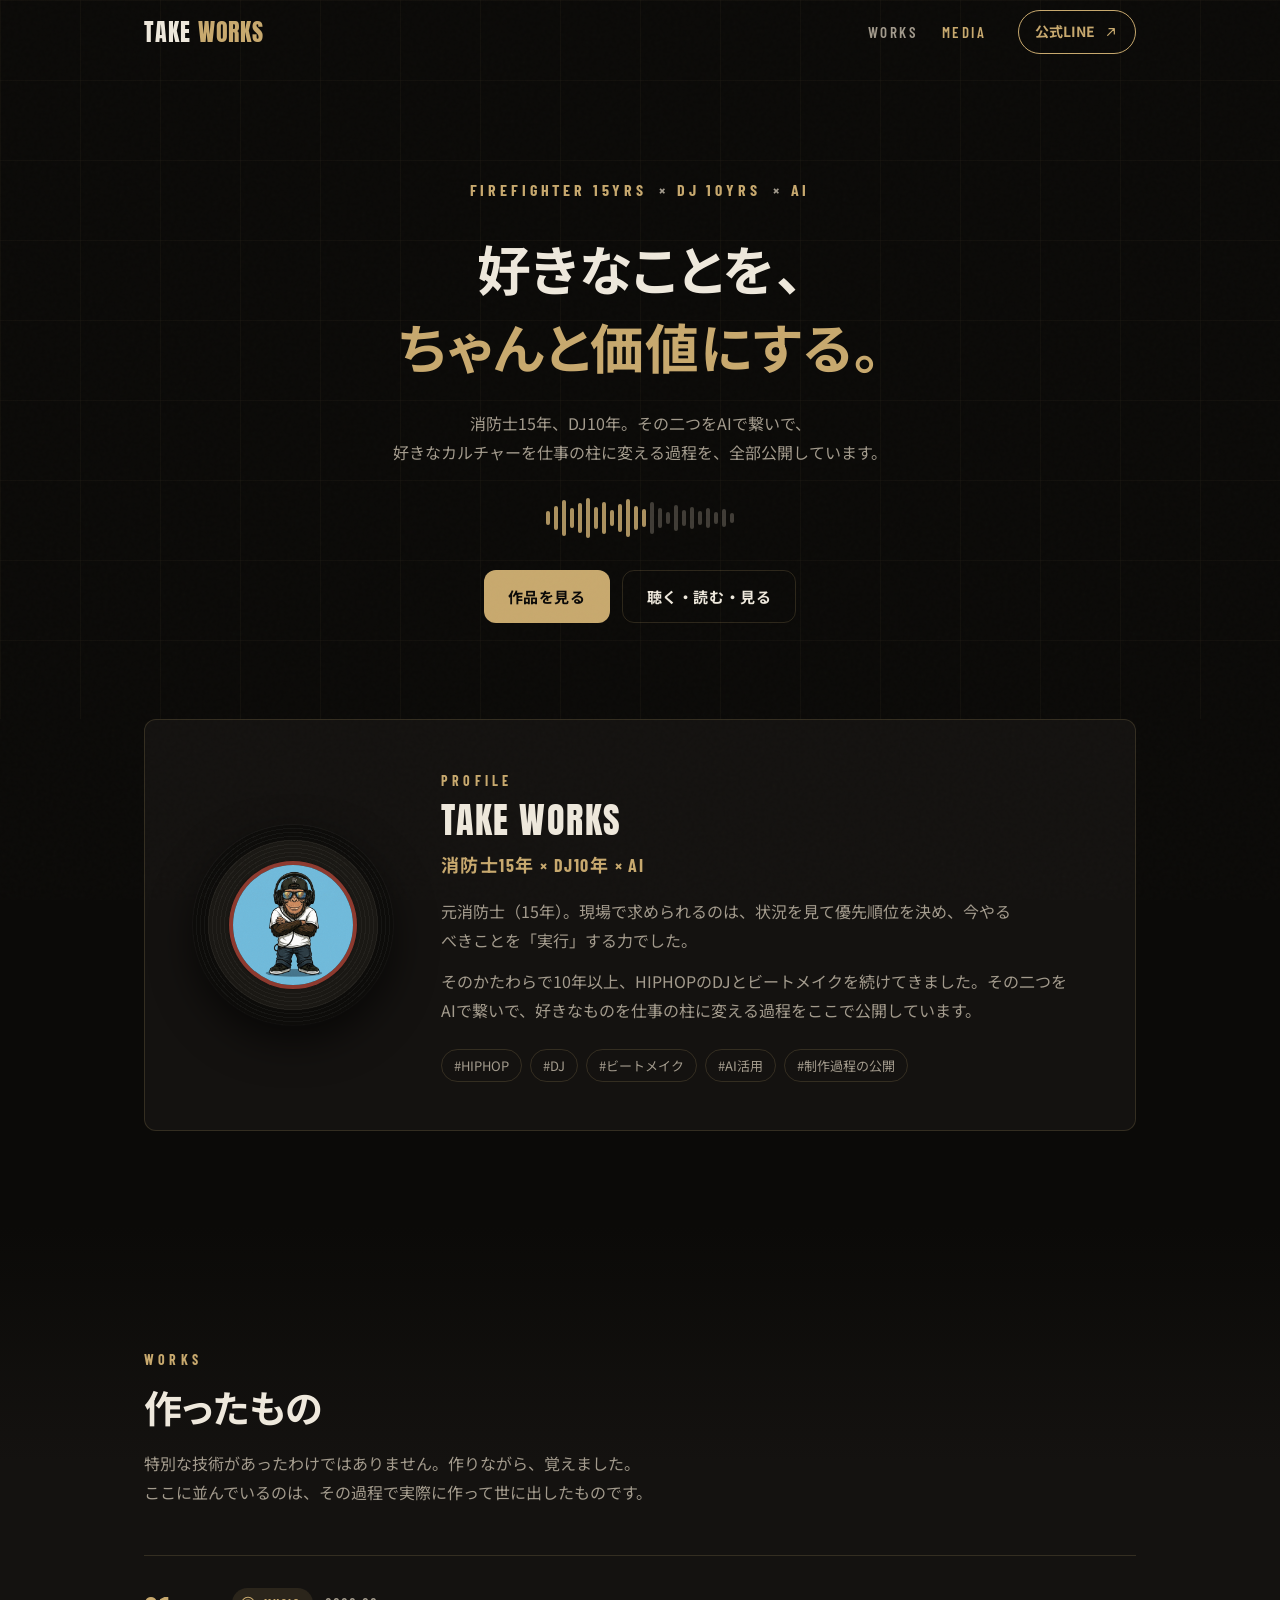
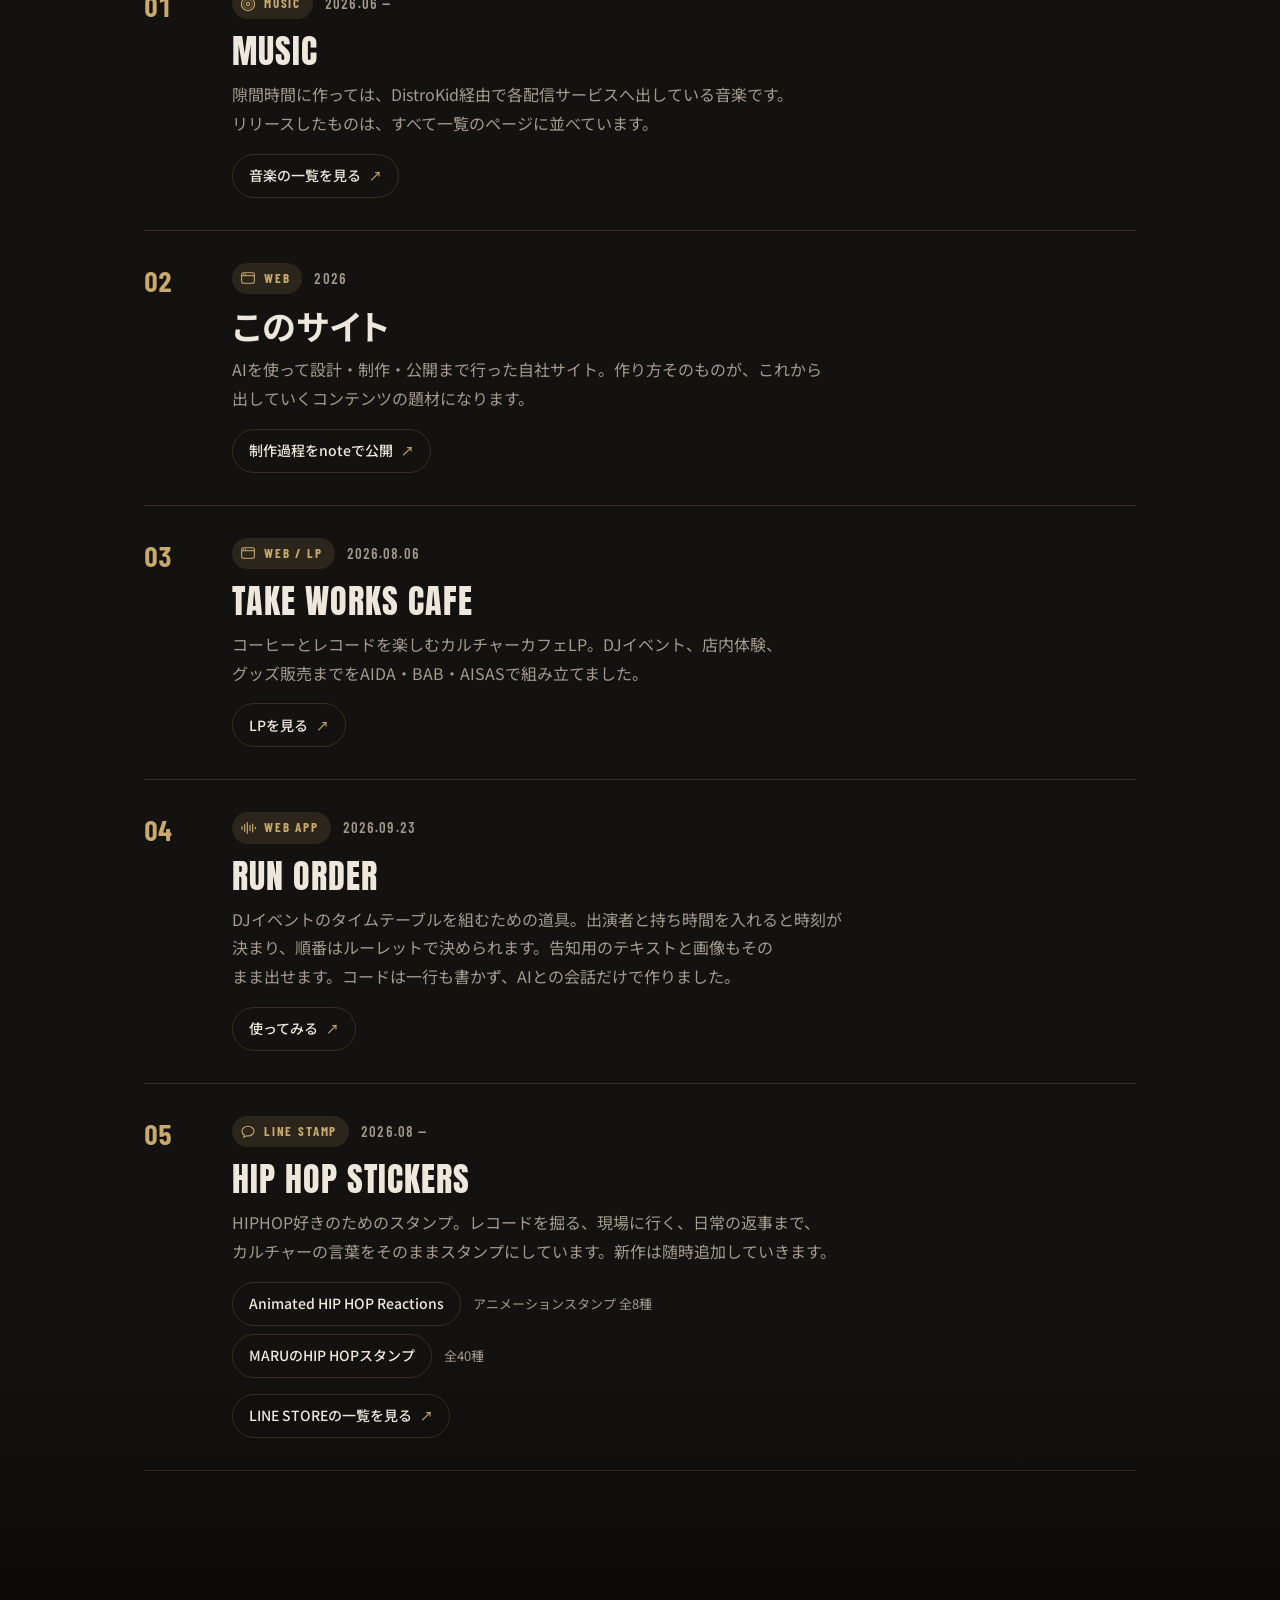
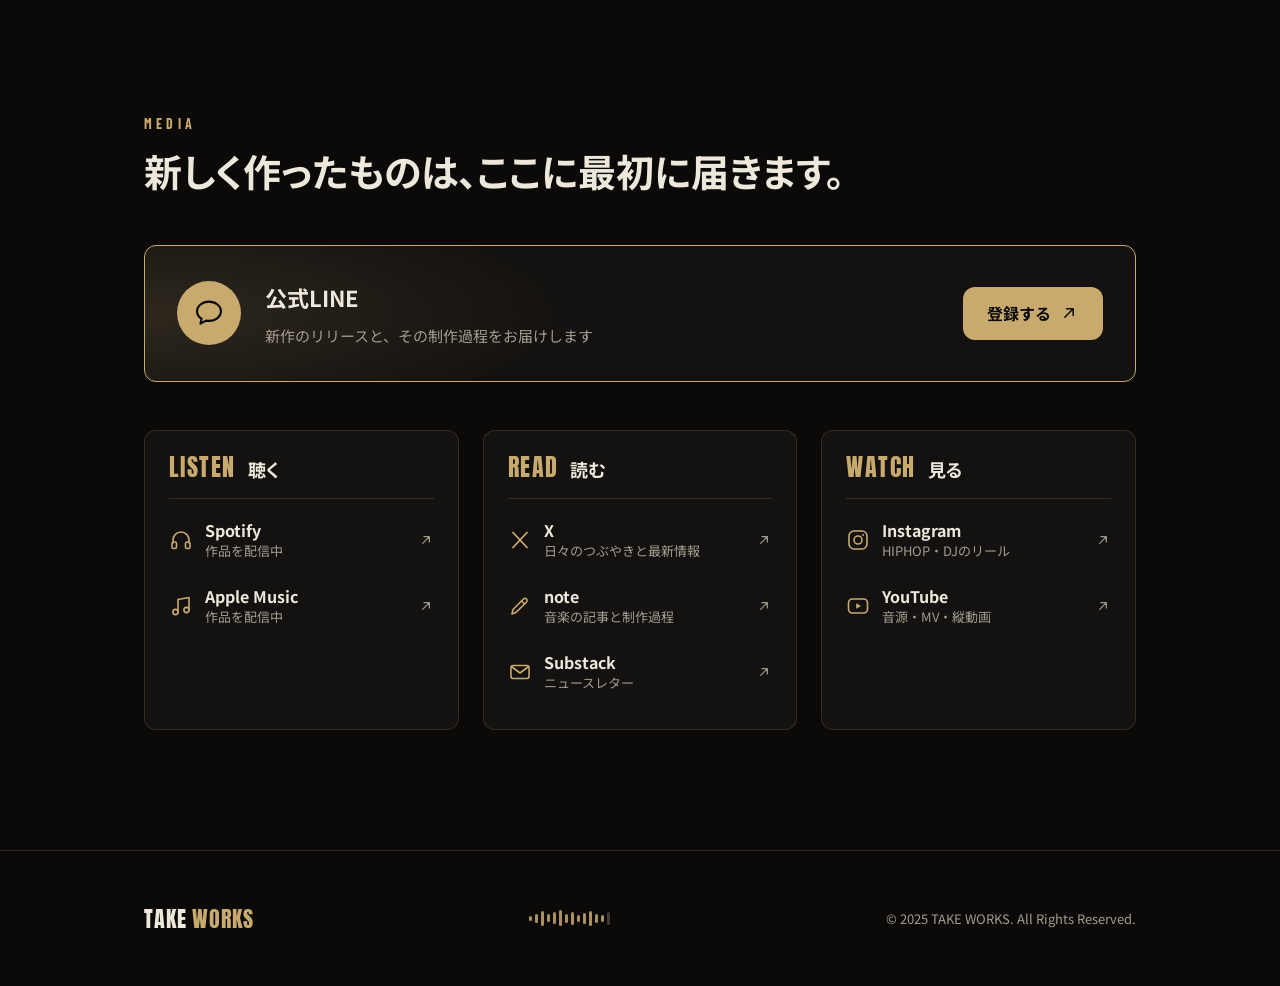
<file: index.html>
<!DOCTYPE html>
<html lang="ja">
<head>
  <meta charset="UTF-8" />
  <meta name="viewport" content="width=device-width, initial-scale=1.0" />
  <title>TAKE WORKS | 好きなことを、ちゃんと価値にする。</title>
  <meta name="description" content="消防士15年 × DJ10年 × AI。好きなカルチャーを仕事の柱に変える過程を、全部公開しています。" />

  <!-- OGP Settings -->
  <meta property="og:title" content="TAKE WORKS | 好きなことを、ちゃんと価値にする。" />
  <meta property="og:description" content="消防士15年 × DJ10年 × AI。好きなカルチャーを仕事の柱に変える過程を、全部公開しています。" />
  <meta property="og:url" content="https://takeworks-website.vercel.app/" />
  <meta property="og:image" content="https://takeworks-website.vercel.app/ogp-2026-09.jpg" />
  <meta property="og:image:width" content="1200" />
  <meta property="og:image:height" content="630" />
  <meta property="og:type" content="website" />
  <meta name="twitter:card" content="summary_large_image" />
  <meta name="twitter:image" content="https://takeworks-website.vercel.app/ogp-2026-09.jpg" />
  <meta name="note:card" content="summary_large_image" />

  <!-- Google Fonts -->
  <link rel="preconnect" href="https://fonts.googleapis.com" />
  <link rel="preconnect" href="https://fonts.gstatic.com" crossorigin />
  <link href="https://fonts.googleapis.com/css2?family=Anton&family=Barlow+Condensed:wght@500;600;700&family=Noto+Sans+JP:wght@400;500;700&display=swap" rel="stylesheet" />

  <link rel="stylesheet" href="css/site.css?v=2" />
  <meta name="theme-color" content="#0B0A08" />
</head>
<body>

  <!-- アイコン（すべて単色。色は currentColor で CSS から決める） -->
  <svg width="0" height="0" style="position:absolute" aria-hidden="true">
    <defs>
      <symbol id="i-vinyl" viewBox="0 0 24 24"><g fill="none" stroke="currentColor" stroke-width="1.6"><circle cx="12" cy="12" r="10"/><circle cx="12" cy="12" r="6.5" opacity=".55"/><circle cx="12" cy="12" r="2.6"/></g><circle cx="12" cy="12" r=".9" fill="currentColor"/></symbol>
      <symbol id="i-wave" viewBox="0 0 24 24"><g fill="none" stroke="currentColor" stroke-width="1.8" stroke-linecap="round"><path d="M3 10v4M7 7v10M11 4v16M15 8v8M19 6v12M23 11v2"/></g></symbol>
      <symbol id="i-browser" viewBox="0 0 24 24"><g fill="none" stroke="currentColor" stroke-width="1.6" stroke-linejoin="round"><rect x="2.5" y="4" width="19" height="16" rx="2.5"/><path d="M2.5 8.5h19"/></g><circle cx="5.6" cy="6.3" r=".9" fill="currentColor"/><circle cx="8.3" cy="6.3" r=".9" fill="currentColor"/></symbol>
      <symbol id="i-bubble" viewBox="0 0 24 24"><path d="M12 3.5c-5 0-9 3.2-9 7.2 0 2.3 1.3 4.3 3.4 5.6L5.6 20l4.2-2.3c.7.1 1.4.2 2.2.2 5 0 9-3.2 9-7.2S17 3.5 12 3.5z" fill="none" stroke="currentColor" stroke-width="1.6" stroke-linejoin="round"/></symbol>
      <symbol id="i-headphones" viewBox="0 0 24 24"><g fill="none" stroke="currentColor" stroke-width="1.6" stroke-linecap="round"><path d="M4 15v-3a8 8 0 0 1 16 0v3"/><rect x="3" y="14" width="4.5" height="6.5" rx="1.6"/><rect x="16.5" y="14" width="4.5" height="6.5" rx="1.6"/></g></symbol>
      <symbol id="i-note" viewBox="0 0 24 24"><g fill="none" stroke="currentColor" stroke-width="1.6" stroke-linecap="round" stroke-linejoin="round"><path d="M9 18V5.5l11-2V16"/><circle cx="6.5" cy="18" r="2.6"/><circle cx="17.5" cy="16" r="2.6"/></g></symbol>
      <symbol id="i-play" viewBox="0 0 24 24"><rect x="2.5" y="5" width="19" height="14" rx="4" fill="none" stroke="currentColor" stroke-width="1.6"/><path d="M10.2 9.2v5.6l4.8-2.8z" fill="currentColor"/></symbol>
      <symbol id="i-pen" viewBox="0 0 24 24"><g fill="none" stroke="currentColor" stroke-width="1.6" stroke-linejoin="round" stroke-linecap="round"><path d="M4 20l1-4.5L15.5 5a2.1 2.1 0 0 1 3 3L8 18.5z"/><path d="M13.5 7l3 3"/></g></symbol>
      <symbol id="i-mail" viewBox="0 0 24 24"><g fill="none" stroke="currentColor" stroke-width="1.6" stroke-linejoin="round"><rect x="3" y="5.5" width="18" height="13" rx="2"/><path d="M3.5 6.5l8.5 6.5 8.5-6.5"/></g></symbol>
      <symbol id="i-camera" viewBox="0 0 24 24"><g fill="none" stroke="currentColor" stroke-width="1.6"><rect x="3" y="3" width="18" height="18" rx="5"/><circle cx="12" cy="12" r="4"/></g><circle cx="17" cy="7" r="1" fill="currentColor"/></symbol>
      <symbol id="i-x" viewBox="0 0 24 24"><g fill="none" stroke="currentColor" stroke-width="1.8" stroke-linecap="round"><path d="M5 4.5l14 15M19 4.5L5 19.5"/></g></symbol>
      <symbol id="i-arrow" viewBox="0 0 24 24"><g fill="none" stroke="currentColor" stroke-width="1.8" stroke-linecap="round" stroke-linejoin="round"><path d="M7 17L17 7M9 7h8v8"/></g></symbol>
    </defs>
  </svg>

  <a class="skip" href="#works">本文へ移動</a>

  <!-- ============================================================
    NAVIGATION
  ============================================================ -->
  <nav class="nav" id="nav">
    <div class="nav__inner">
      <a href="index.html" class="nav__logo">TAKE <span>WORKS</span></a>
      <div class="nav__links">
        <a href="#works">WORKS</a>
        <a href="#media">MEDIA</a>
      </div>
      <a href="https://lin.ee/ZqVM0cm" target="_blank" rel="noopener noreferrer" class="nav__cta" id="navLineBtn">公式LINE<svg class="ico" aria-hidden="true"><use href="#i-arrow"/></svg></a>
      <button class="nav__burger" id="navBurger" aria-label="メニューを開く" aria-expanded="false" aria-controls="navMobile">
        <span></span><span></span><span></span>
      </button>
    </div>
    <div class="nav__mobile" id="navMobile">
      <ul>
        <li><a href="#works" class="mobile-link">WORKS</a></li>
        <li><a href="#media" class="mobile-link">MEDIA</a></li>
        <li><a href="https://lin.ee/ZqVM0cm" target="_blank" rel="noopener noreferrer" class="mobile-link">公式LINEを登録</a></li>
      </ul>
    </div>
  </nav>

  <!-- ============================================================
    HERO
  ============================================================ -->
  <header class="hero" id="hero">
    <div class="hero__grid" aria-hidden="true"></div>
    <div class="hero__inner">
      <div class="hero__text">
        <p class="hero__label fade-in" data-delay="0"><span>FIREFIGHTER 15YRS</span><span class="hero__x">&times;</span><span>DJ 10YRS</span><span class="hero__x">&times;</span><span>AI</span></p>
        <h1 class="hero__headline fade-in" data-delay="100">
          好きなことを、<br>
          <span>ちゃんと価値にする。</span>
        </h1>
        <p class="hero__sub fade-in" data-delay="200">消防士15年、DJ10年。その二つをAIで繋いで、<br class="br-pc">好きなカルチャーを仕事の柱に変える過程を、全部公開しています。</p>
        <div class="wave fade-in" data-delay="250" aria-hidden="true"></div>
        <div class="hero__btns fade-in" data-delay="300">
          <a href="#works" class="btn btn--primary" id="heroWorksBtn">作品を見る</a>
          <a href="#media" class="btn btn--ghost">聴く・読む・見る</a>
        </div>
      </div>

    </div>
  </header>

  <main>

  <!-- ============================================================
    PROFILE
  ============================================================ -->
  <section class="who section" id="who" aria-label="プロフィール">
    <div class="container">
      <div class="profile reveal" id="profileCard">
        <div class="profile__disc" aria-hidden="true">
          <img src="assets/images/maru.gif" alt="" width="120" height="120" />
        </div>
        <div class="profile__body">
          <p class="eyebrow">PROFILE</p>
          <h2 class="profile__name">TAKE WORKS</h2>
          <p class="profile__title">消防士15年 × DJ10年 × AI</p>
          <p class="profile__bio">元消防士（15年）。現場で求められるのは、状況を見て優先順位を決め、今やるべきことを「実行」する力でした。</p>
          <p class="profile__bio">そのかたわらで10年以上、HIPHOPのDJとビートメイクを続けてきました。その二つをAIで繋いで、好きなものを仕事の柱に変える過程をここで公開しています。</p>
          <ul class="tags">
            <li>#HIPHOP</li><li>#DJ</li><li>#ビートメイク</li><li>#AI活用</li><li>#制作過程の公開</li>
          </ul>
        </div>
      </div>
    </div>
  </section>

  <!-- ============================================================
    WORKS — レコードのトラックリスト
  ============================================================ -->
  <section class="works section" id="works">
    <div class="container">
      <div class="section-head reveal">
        <p class="eyebrow">WORKS</p>
        <h2 class="section-title">作ったもの</h2>
        <p class="section-lead">特別な技術があったわけではありません。作りながら、覚えました。<br class="br-pc">ここに並んでいるのは、その過程で実際に作って世に出したものです。</p>
      </div>

      <div class="works-list reveal">

        <article class="work-card">
          <div class="work-card__meta">
            <span class="work-card__type"><svg class="ico" aria-hidden="true"><use href="#i-vinyl"/></svg>MUSIC</span>
            <span class="work-card__date">2026.06 —</span>
          </div>
          <h3 class="work-card__title">MUSIC</h3>
          <p class="work-card__desc">隙間時間に作っては、DistroKid経由で各配信サービスへ出している音楽です。リリースしたものは、すべて一覧のページに並べています。</p>
          <div class="work-card__links">
            <a href="music/index.html">音楽の一覧を見る</a>
          </div>
        </article>

        <article class="work-card">
          <div class="work-card__meta">
            <span class="work-card__type"><svg class="ico" aria-hidden="true"><use href="#i-browser"/></svg>WEB</span>
            <span class="work-card__date">2026</span>
          </div>
          <h3 class="work-card__title work-card__title--ja">このサイト</h3>
          <p class="work-card__desc">AIを使って設計・制作・公開まで行った自社サイト。作り方そのものが、これから出していくコンテンツの題材になります。</p>
          <div class="work-card__links">
            <a href="https://note.com/tim15" target="_blank" rel="noopener noreferrer">制作過程をnoteで公開</a>
          </div>
        </article>

        <article class="work-card">
          <div class="work-card__meta">
            <span class="work-card__type"><svg class="ico" aria-hidden="true"><use href="#i-browser"/></svg>WEB / LP</span>
            <span class="work-card__date">2026.08.06</span>
          </div>
          <h3 class="work-card__title">TAKE WORKS CAFE</h3>
          <p class="work-card__desc">コーヒーとレコードを楽しむカルチャーカフェLP。DJイベント、店内体験、グッズ販売までをAIDA・BAB・AISASで組み立てました。</p>
          <div class="work-card__links">
            <a href="take-works-cafe/index.html" target="_blank" rel="noopener noreferrer">LPを見る</a>
          </div>
        </article>

        <article class="work-card">
          <div class="work-card__meta">
            <span class="work-card__type"><svg class="ico" aria-hidden="true"><use href="#i-wave"/></svg>WEB APP</span>
            <span class="work-card__date">2026.09.23</span>
          </div>
          <h3 class="work-card__title">RUN ORDER</h3>
          <p class="work-card__desc">DJイベントのタイムテーブルを組むための道具。出演者と持ち時間を入れると時刻が決まり、順番はルーレットで決められます。告知用のテキストと画像もそのまま出せます。コードは一行も書かず、AIとの会話だけで作りました。</p>
          <div class="work-card__links">
            <a href="run-order/index.html" target="_blank" rel="noopener noreferrer">使ってみる</a>
          </div>
        </article>

        <article class="work-card">
          <div class="work-card__meta">
            <span class="work-card__type"><svg class="ico" aria-hidden="true"><use href="#i-bubble"/></svg>LINE STAMP</span>
            <span class="work-card__date">2026.08 —</span>
          </div>
          <h3 class="work-card__title">HIP HOP STICKERS</h3>
          <p class="work-card__desc">HIPHOP好きのためのスタンプ。レコードを掘る、現場に行く、日常の返事まで、カルチャーの言葉をそのままスタンプにしています。新作は随時追加していきます。</p>

          <!-- 新しいスタンプを出したら、この <li> をひとつ複製して先頭に足す。
               リンクは https://store.line.me/stickershop/product/【商品ID】/ja の形。
               追加しなくても、下の「LINE STOREの一覧を見る」には自動で並ぶ。 -->
          <ul class="work-card__releases">
            <li class="release">
              <a class="release__title" href="https://store.line.me/stickershop/product/36176314/ja" target="_blank" rel="noopener noreferrer">Animated HIP HOP Reactions</a>
              <span class="release__note">アニメーションスタンプ 全8種</span>
            </li>
            <li class="release">
              <a class="release__title" href="https://store.line.me/stickershop/product/35913542/ja" target="_blank" rel="noopener noreferrer">MARUのHIP HOPスタンプ</a>
              <span class="release__note">全40種</span>
            </li>
          </ul>

          <div class="work-card__links">
            <a href="https://store.line.me/stickershop/author/6533918/ja" target="_blank" rel="noopener noreferrer">LINE STOREの一覧を見る</a>
          </div>
        </article>

      </div>
    </div>
  </section>

  <!-- ============================================================
    MEDIA — 聴く・読む・見る
  ============================================================ -->
  <section class="media section" id="media">
    <div class="container">
      <div class="section-head reveal">
        <p class="eyebrow">MEDIA</p>
        <h2 class="section-title">新しく作ったものは、<br class="br-sp">ここに最初に届きます。</h2>
      </div>

      <a href="https://lin.ee/ZqVM0cm" target="_blank" rel="noopener noreferrer" class="line-card reveal" id="snsLineBtn">
        <span class="line-card__icon" aria-hidden="true"><svg class="ico"><use href="#i-bubble"/></svg></span>
        <span class="line-card__text">
          <span class="line-card__name">公式LINE</span>
          <span class="line-card__note">新作のリリースと、その制作過程をお届けします</span>
        </span>
        <span class="line-card__cta">登録する<svg class="ico" aria-hidden="true"><use href="#i-arrow"/></svg></span>
      </a>

      <div class="shelves reveal">
        <div class="shelf">
          <h3 class="shelf__title"><span>LISTEN</span>聴く</h3>
          <ul class="shelf__list">
            <li><a class="media-row" href="https://open.spotify.com/intl-ja/track/0nyvBLzvUktXjzL9evwq5B?si=8aca7f522b0842ad" target="_blank" rel="noopener noreferrer"><svg class="ico" aria-hidden="true"><use href="#i-headphones"/></svg><span class="media-row__name">Spotify</span><span class="media-row__note">作品を配信中</span><svg class="ico media-row__go" aria-hidden="true"><use href="#i-arrow"/></svg></a></li>
            <li><a class="media-row" href="https://music.apple.com/us/album/zashiki/6778013028" target="_blank" rel="noopener noreferrer"><svg class="ico" aria-hidden="true"><use href="#i-note"/></svg><span class="media-row__name">Apple Music</span><span class="media-row__note">作品を配信中</span><svg class="ico media-row__go" aria-hidden="true"><use href="#i-arrow"/></svg></a></li>
          </ul>
        </div>
        <div class="shelf">
          <h3 class="shelf__title"><span>READ</span>読む</h3>
          <ul class="shelf__list">
            <li><a class="media-row" href="https://x.com/TAKE___WORKS" target="_blank" rel="noopener noreferrer"><svg class="ico" aria-hidden="true"><use href="#i-x"/></svg><span class="media-row__name">X</span><span class="media-row__note">日々のつぶやきと最新情報</span><svg class="ico media-row__go" aria-hidden="true"><use href="#i-arrow"/></svg></a></li>
            <li><a class="media-row" href="https://note.com/tim15" target="_blank" rel="noopener noreferrer"><svg class="ico" aria-hidden="true"><use href="#i-pen"/></svg><span class="media-row__name">note</span><span class="media-row__note">音楽の記事と制作過程</span><svg class="ico media-row__go" aria-hidden="true"><use href="#i-arrow"/></svg></a></li>
            <li><a class="media-row" href="https://substack.com/@takeworks" target="_blank" rel="noopener noreferrer"><svg class="ico" aria-hidden="true"><use href="#i-mail"/></svg><span class="media-row__name">Substack</span><span class="media-row__note">ニュースレター</span><svg class="ico media-row__go" aria-hidden="true"><use href="#i-arrow"/></svg></a></li>
          </ul>
        </div>
        <div class="shelf">
          <h3 class="shelf__title"><span>WATCH</span>見る</h3>
          <ul class="shelf__list">
            <li><a class="media-row" href="https://www.instagram.com/take__works/?hl=ja" target="_blank" rel="noopener noreferrer"><svg class="ico" aria-hidden="true"><use href="#i-camera"/></svg><span class="media-row__name">Instagram</span><span class="media-row__note">HIPHOP・DJのリール</span><svg class="ico media-row__go" aria-hidden="true"><use href="#i-arrow"/></svg></a></li>
            <li><a class="media-row" href="https://www.youtube.com/@take_works1" target="_blank" rel="noopener noreferrer"><svg class="ico" aria-hidden="true"><use href="#i-play"/></svg><span class="media-row__name">YouTube</span><span class="media-row__note">音源・MV・縦動画</span><svg class="ico media-row__go" aria-hidden="true"><use href="#i-arrow"/></svg></a></li>
          </ul>
        </div>
      </div>
    </div>
  </section>

  </main>

  <!-- ============================================================
    FOOTER
  ============================================================ -->
  <footer class="footer">
    <div class="container">
      <div class="footer__inner">
        <span class="footer__logo">TAKE <span>WORKS</span></span>
        <div class="wave wave--mini" aria-hidden="true"></div>
        <span class="footer__copy">© 2025 TAKE WORKS. All Rights Reserved.</span>
      </div>
    </div>
  </footer>

  <script src="js/main.js?v=2"></script>
</body>
</html>
</file>
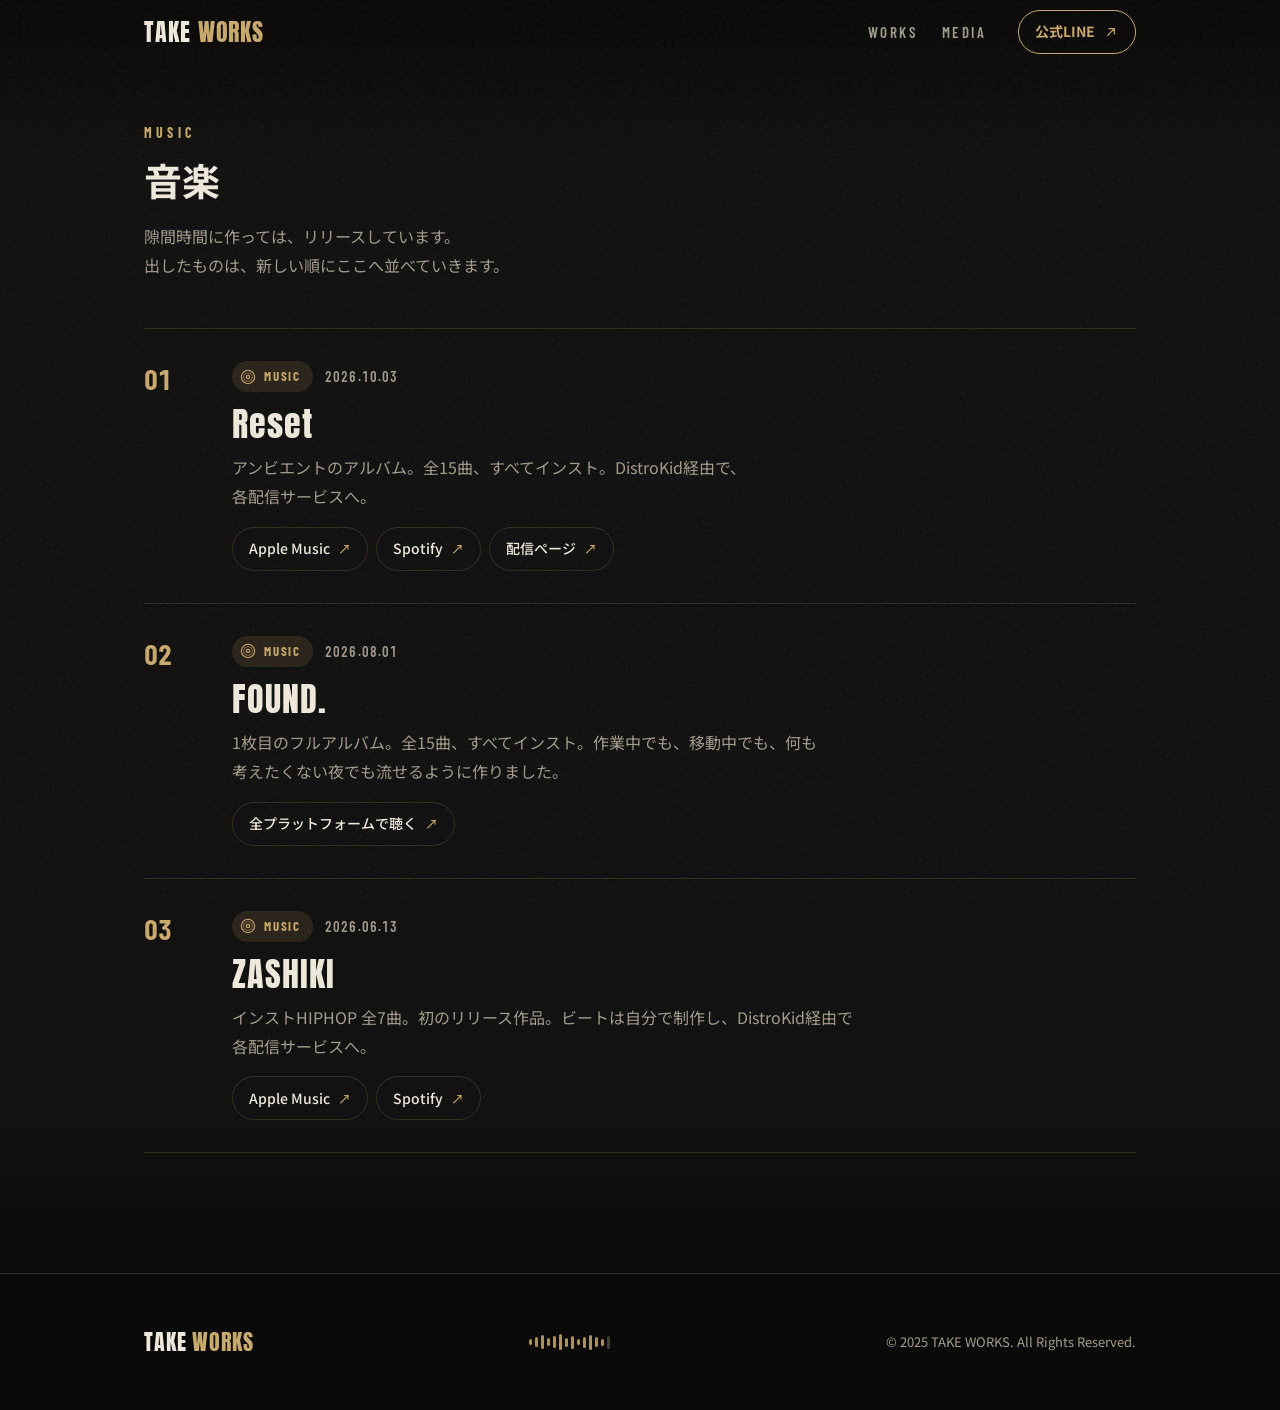
<file: music/index.html>
<!DOCTYPE html>
<html lang="ja">
<head>
  <meta charset="UTF-8" />
  <meta name="viewport" content="width=device-width, initial-scale=1.0" />
  <title>MUSIC | TAKE WORKS</title>
  <meta name="description" content="隙間時間に作っては、リリースしている音楽の一覧。TAKE WORKSの作品を新しい順に並べています。" />

  <meta property="og:title" content="MUSIC | TAKE WORKS" />
  <meta property="og:description" content="隙間時間に作っては、リリースしている音楽の一覧。TAKE WORKSの作品を新しい順に並べています。" />
  <meta property="og:url" content="https://takeworks-website.vercel.app/music/" />
  <meta property="og:image" content="https://takeworks-website.vercel.app/ogp-2026-09.jpg" />
  <meta property="og:image:width" content="1200" />
  <meta property="og:image:height" content="630" />
  <meta property="og:type" content="website" />
  <meta name="twitter:card" content="summary_large_image" />
  <meta name="twitter:image" content="https://takeworks-website.vercel.app/ogp-2026-09.jpg" />

  <link rel="preconnect" href="https://fonts.googleapis.com" />
  <link rel="preconnect" href="https://fonts.gstatic.com" crossorigin />
  <link href="https://fonts.googleapis.com/css2?family=Anton&family=Barlow+Condensed:wght@500;600;700&family=Noto+Sans+JP:wght@400;500;700&display=swap" rel="stylesheet" />

  <link rel="stylesheet" href="../css/site.css?v=2" />
  <meta name="theme-color" content="#0B0A08" />
</head>
<body>

  <svg width="0" height="0" style="position:absolute" aria-hidden="true">
    <defs>
      <symbol id="i-vinyl" viewBox="0 0 24 24"><g fill="none" stroke="currentColor" stroke-width="1.6"><circle cx="12" cy="12" r="10"/><circle cx="12" cy="12" r="6.5" opacity=".55"/><circle cx="12" cy="12" r="2.6"/></g><circle cx="12" cy="12" r=".9" fill="currentColor"/></symbol>
      <symbol id="i-arrow" viewBox="0 0 24 24"><g fill="none" stroke="currentColor" stroke-width="1.8" stroke-linecap="round" stroke-linejoin="round"><path d="M7 17L17 7M9 7h8v8"/></g></symbol>
    </defs>
  </svg>

  <a class="skip" href="#music">本文へ移動</a>

  <nav class="nav scrolled" id="nav">
    <div class="nav__inner">
      <a href="../index.html" class="nav__logo">TAKE <span>WORKS</span></a>
      <div class="nav__links">
        <a href="../#works">WORKS</a>
        <a href="../#media">MEDIA</a>
      </div>
      <a href="https://lin.ee/ZqVM0cm" target="_blank" rel="noopener noreferrer" class="nav__cta" id="navLineBtn">公式LINE<svg class="ico" aria-hidden="true"><use href="#i-arrow"/></svg></a>
      <button class="nav__burger" id="navBurger" aria-label="メニューを開く" aria-expanded="false" aria-controls="navMobile">
        <span></span><span></span><span></span>
      </button>
    </div>
    <div class="nav__mobile" id="navMobile">
      <ul>
        <li><a href="../#works" class="mobile-link">WORKS</a></li>
        <li><a href="../#media" class="mobile-link">MEDIA</a></li>
        <li><a href="https://lin.ee/ZqVM0cm" target="_blank" rel="noopener noreferrer" class="mobile-link">公式LINEを登録</a></li>
      </ul>
    </div>
  </nav>

  <main>
  <section class="works section section--page" id="music">
    <div class="container">
      <div class="section-head reveal">
        <p class="eyebrow">MUSIC</p>
        <h2 class="section-title">音楽</h2>
        <p class="section-lead">隙間時間に作っては、リリースしています。<br class="br-pc">出したものは、新しい順にここへ並べていきます。</p>
      </div>

      <div class="works-list reveal">

        <article class="work-card">
          <div class="work-card__meta">
            <span class="work-card__type"><svg class="ico" aria-hidden="true"><use href="#i-vinyl"/></svg>MUSIC</span>
            <span class="work-card__date">2026.10.03</span>
          </div>
          <h3 class="work-card__title">Reset</h3>
          <p class="work-card__desc">アンビエントのアルバム。全15曲、すべてインスト。DistroKid経由で、各配信サービスへ。</p>
          <div class="work-card__links">
            <a href="https://music.apple.com/jp/album/reset/6818908630" target="_blank" rel="noopener noreferrer">Apple Music</a>
            <a href="https://open.spotify.com/intl-ja/album/4TvabBlLO82nY99aBJtJ2p" target="_blank" rel="noopener noreferrer">Spotify</a>
            <a href="https://distrokid.com/hyperfollow/takeworks/reset" target="_blank" rel="noopener noreferrer">配信ページ</a>
          </div>
        </article>

        <article class="work-card">
          <div class="work-card__meta">
            <span class="work-card__type"><svg class="ico" aria-hidden="true"><use href="#i-vinyl"/></svg>MUSIC</span>
            <span class="work-card__date">2026.08.01</span>
          </div>
          <h3 class="work-card__title">FOUND.</h3>
          <p class="work-card__desc">1枚目のフルアルバム。全15曲、すべてインスト。作業中でも、移動中でも、何も考えたくない夜でも流せるように作りました。</p>
          <div class="work-card__links">
            <a href="https://distrokid.com/hyperfollow/takeworks/found-2" target="_blank" rel="noopener noreferrer">全プラットフォームで聴く</a>
          </div>
        </article>

        <article class="work-card">
          <div class="work-card__meta">
            <span class="work-card__type"><svg class="ico" aria-hidden="true"><use href="#i-vinyl"/></svg>MUSIC</span>
            <span class="work-card__date">2026.06.13</span>
          </div>
          <h3 class="work-card__title">ZASHIKI</h3>
          <p class="work-card__desc">インストHIPHOP 全7曲。初のリリース作品。ビートは自分で制作し、DistroKid経由で各配信サービスへ。</p>
          <div class="work-card__links">
            <a href="https://music.apple.com/us/album/zashiki/6778013028" target="_blank" rel="noopener noreferrer">Apple Music</a>
            <a href="https://open.spotify.com/intl-ja/track/0nyvBLzvUktXjzL9evwq5B?si=8aca7f522b0842ad" target="_blank" rel="noopener noreferrer">Spotify</a>
          </div>
        </article>

      </div>
    </div>
  </section>
  </main>

  <footer class="footer">
    <div class="container">
      <div class="footer__inner">
        <span class="footer__logo">TAKE <span>WORKS</span></span>
        <div class="wave wave--mini" aria-hidden="true"></div>
        <span class="footer__copy">© 2025 TAKE WORKS. All Rights Reserved.</span>
      </div>
    </div>
  </footer>

  <script src="../js/main.js?v=2"></script>
</body>
</html>
</file>
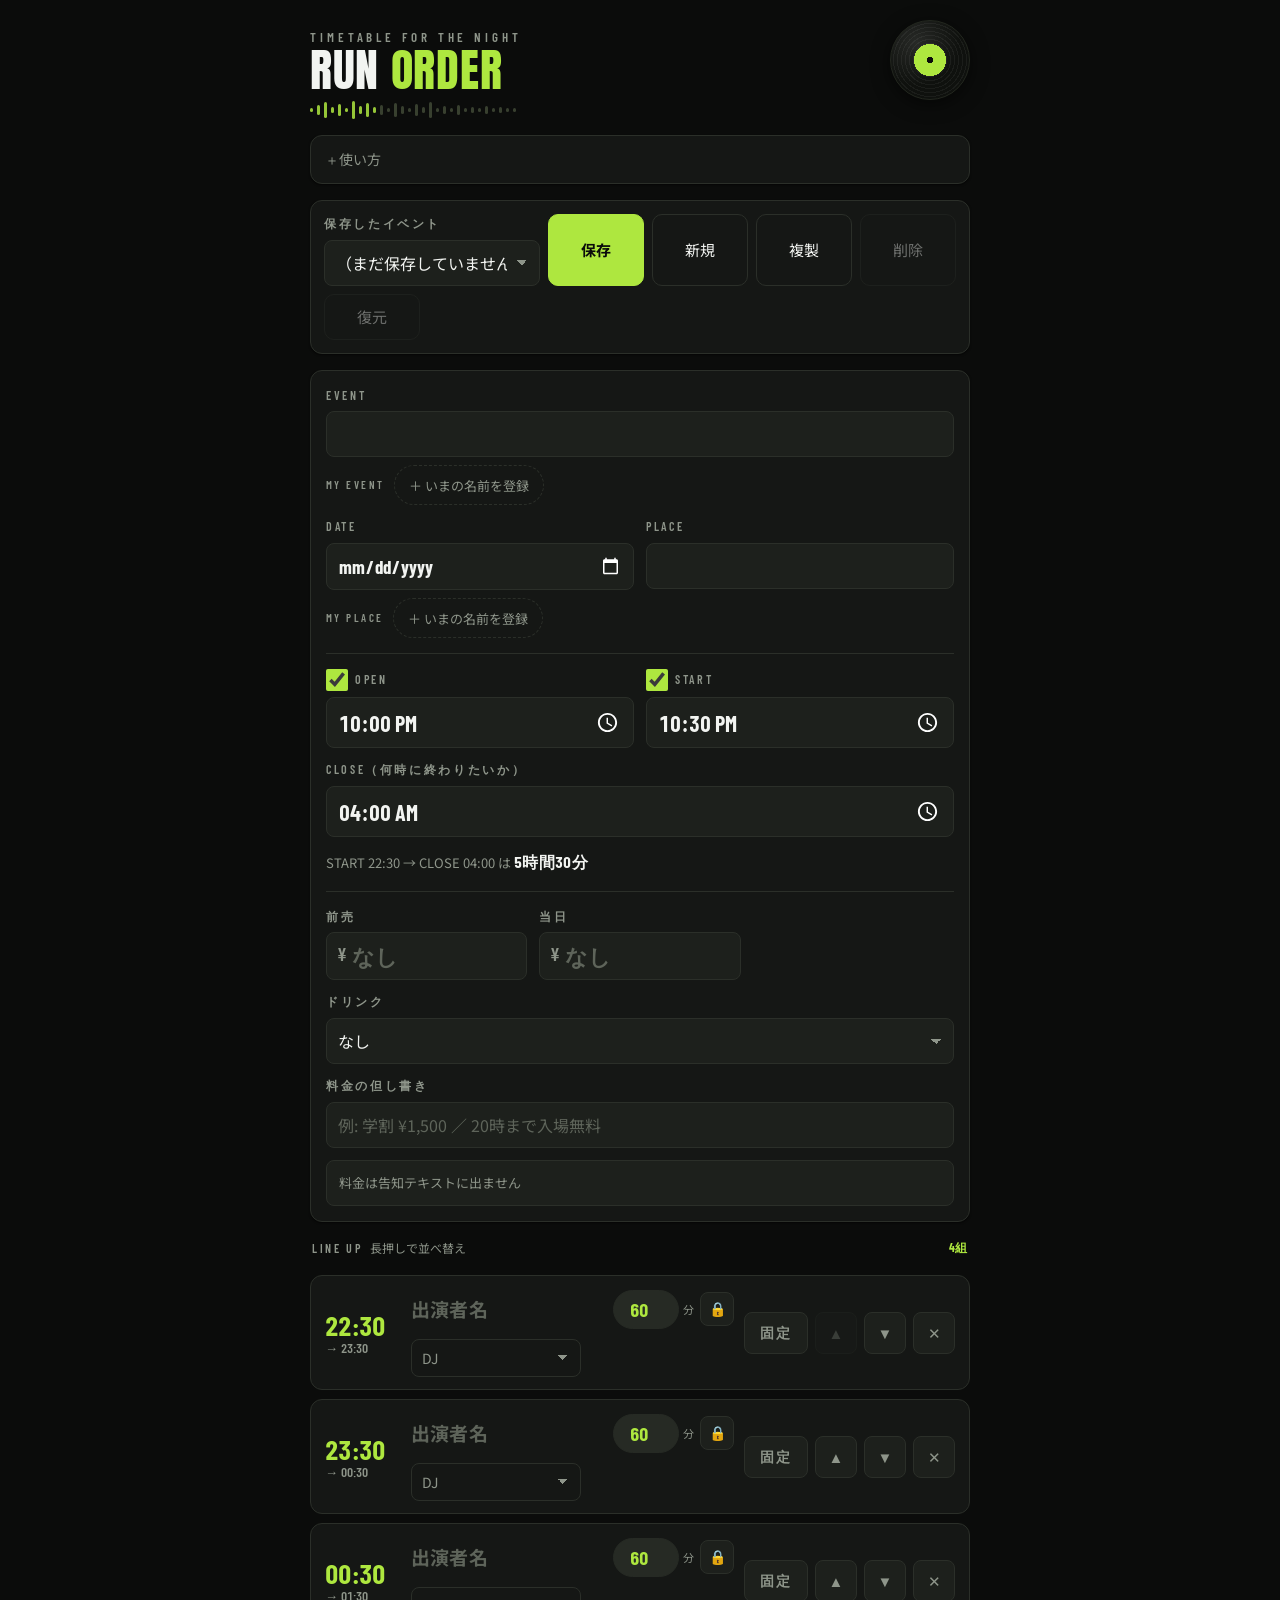
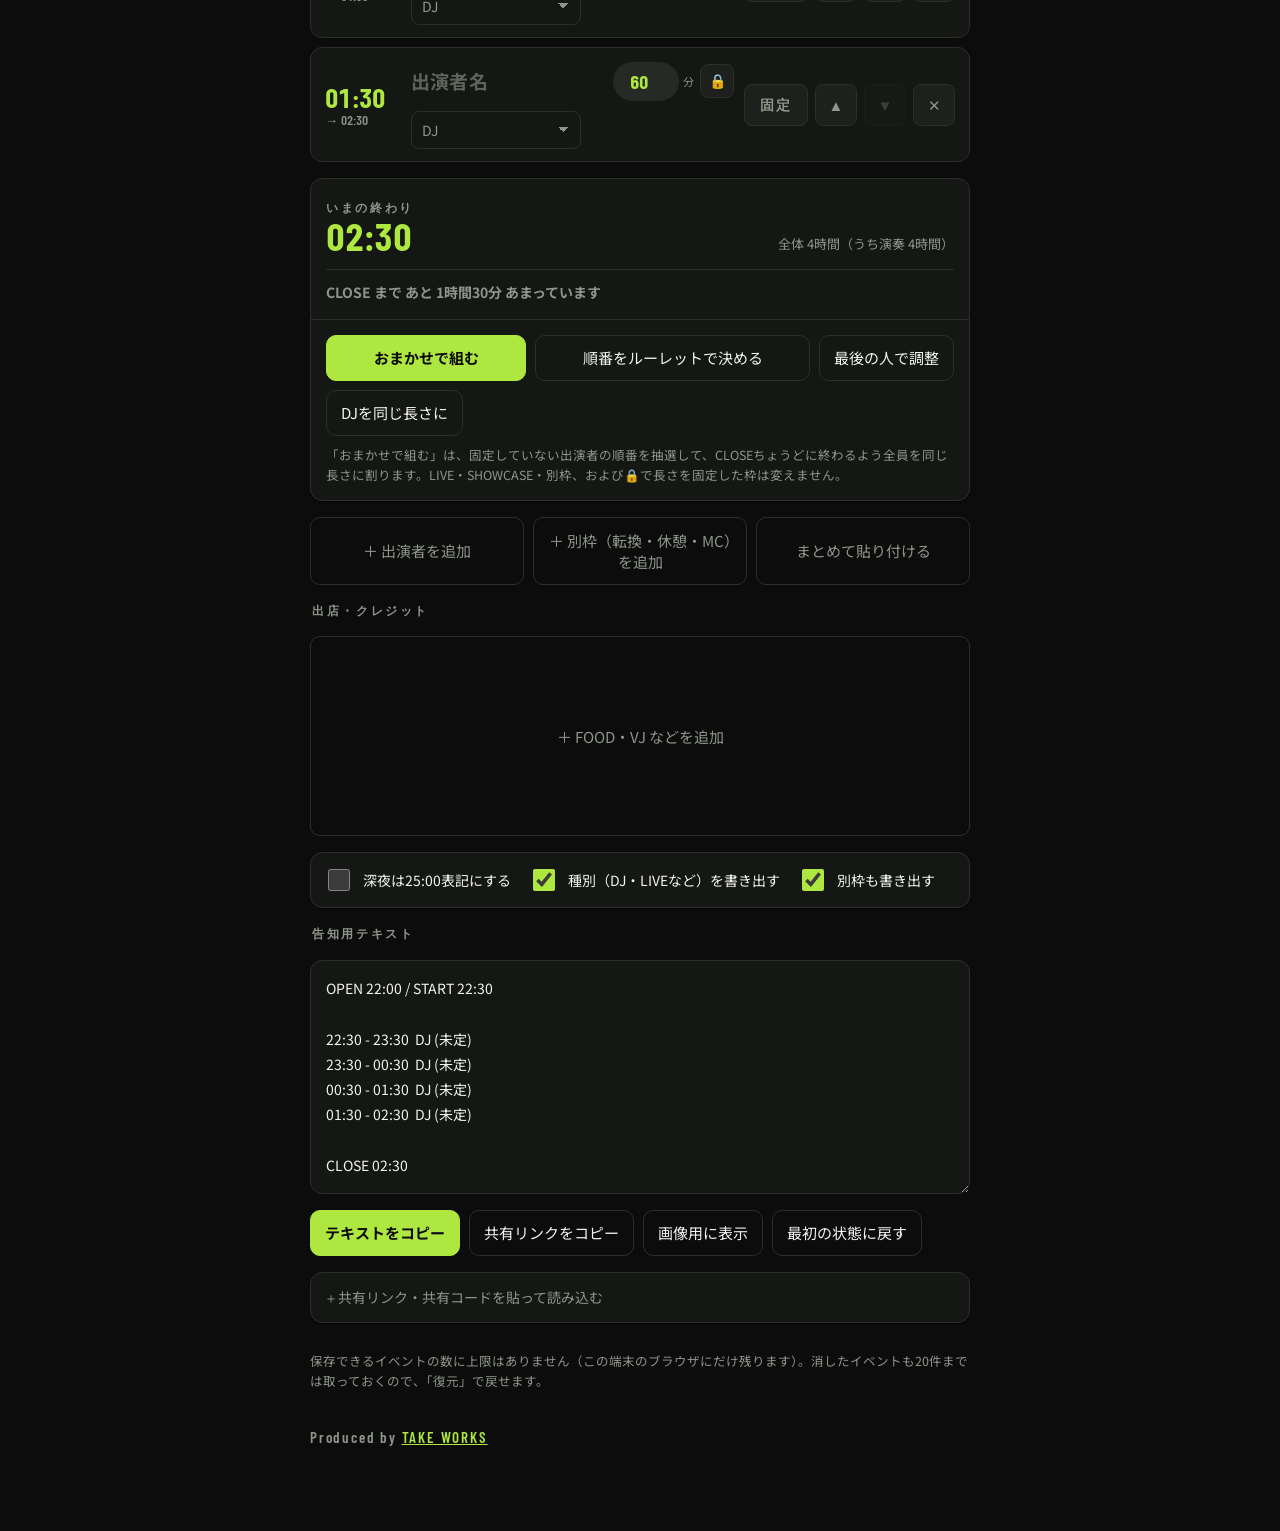
<file: run-order/index.html>
<!DOCTYPE html>
<html lang="ja">
<head>
<meta charset="utf-8">
<meta name="viewport" content="width=device-width, initial-scale=1, viewport-fit=cover">
<title>RUN ORDER | TAKE WORKS</title>
<meta name="description" content="出演者と持ち時間を入れるだけで、DJイベントのタイムテーブルを組むツール。順番はルーレットで決められます。">
<meta name="theme-color" content="#0B0C0B">
<meta name="color-scheme" content="dark">
<meta name="apple-mobile-web-app-capable" content="yes">
<meta name="apple-mobile-web-app-status-bar-style" content="black-translucent">
<meta name="apple-mobile-web-app-title" content="RUN ORDER">
<link rel="icon" type="image/svg+xml" href="icon.svg">
<meta property="og:type" content="website">
<meta property="og:title" content="RUN ORDER | TAKE WORKS">
<meta property="og:description" content="出演者と持ち時間を入れるだけで、DJイベントのタイムテーブルを組むツール。順番はルーレットで決められます。">
<meta property="og:url" content="https://takeworks-website.vercel.app/run-order/">
<meta property="og:image" content="https://takeworks-website.vercel.app/ogp-run-order.jpg">
<meta property="og:image:width" content="1200">
<meta property="og:image:height" content="630">
<meta name="twitter:card" content="summary_large_image">
<meta name="twitter:image" content="https://takeworks-website.vercel.app/ogp-run-order.jpg">
<style>
  /* ページの土台。Artifactでは自動で付いていたぶんを、ここで自前で用意する */
  :root{
    padding-top:env(safe-area-inset-top,0px);
    padding-bottom:env(safe-area-inset-bottom,0px);
  }
  html{-webkit-text-size-adjust:100%}
  html,body{margin:0}
  img{max-width:100%}
  [hidden]{display:none!important}
</style>
<link rel="preconnect" href="https://fonts.googleapis.com">
<link rel="preconnect" href="https://fonts.gstatic.com" crossorigin>
<link rel="stylesheet" href="https://fonts.googleapis.com/css2?family=Anton&family=Barlow+Condensed:wght@500;600;700&family=Noto+Sans+JP:wght@400;500;700&display=swap">
<style>
  /* クラブの暗さを前提にした単一テーマ。明暗の切り替えは持たない */
  :root{
    --bg:#0B0C0B; --surface:#151715; --surface-2:#1D201C; --surface-3:#262A24;
    --ink:#F2F4F1; --ink-mute:#8E958A; --line:#2B2F29;
    --accent:#AEE73F; --accent-ink:#0B0C0B; --accent-soft:rgba(174,231,63,.13);
    --warn:#F0894E;
    --cream:#E2D6B8;
    --shadow:0 1px 2px rgba(0,0,0,.6);
    --scrim:rgba(4,5,4,.82);
    --tap:46px;
    --disp:"Anton","Arial Narrow",Impact,sans-serif;
    --num:"Barlow Condensed","Helvetica Neue",Arial,sans-serif;
    --body:"Noto Sans JP",-apple-system,BlinkMacSystemFont,"Hiragino Sans",sans-serif;
    color-scheme:dark;
  }
  *{box-sizing:border-box}
  body{background:var(--bg);color:var(--ink);font-family:var(--body);font-size:15px;line-height:1.65;
       padding-inline:16px;padding-block:20px 56px;-webkit-font-smoothing:antialiased;
       -webkit-text-size-adjust:100%}
  .wrap{max-width:660px;margin:0 auto;display:flex;flex-direction:column;gap:16px}

  /* ---- 見出し ---- */
  .masthead{display:flex;align-items:flex-start;justify-content:space-between;gap:14px}
  .masthead .mh{min-width:0;flex:1 1 auto}
  .eyebrow{font-family:var(--num);font-size:11px;font-weight:600;letter-spacing:.3em;
           text-transform:uppercase;color:var(--ink-mute);margin:0 0 4px}
  .masthead h1{font-family:var(--disp);font-weight:400;font-size:clamp(34px,10vw,46px);
               letter-spacing:.015em;text-transform:uppercase;margin:0;line-height:.94;
               color:var(--ink)}
  .masthead h1 em{font-style:normal;color:var(--accent)}
  .masthead p{margin:7px 0 0;color:var(--ink-mute);font-size:13px;text-wrap:balance}
  .wave{display:block;width:100%;max-width:230px;height:18px;margin-top:9px;opacity:.85}
  .disc{width:80px;height:80px;border-radius:50%;flex:none;border:1px solid #23271F;
        background:
          radial-gradient(circle at 50% 50%, #0B0C0B 0 3px, var(--accent) 3px 16px, transparent 16px),
          repeating-radial-gradient(circle at 50% 50%, rgba(255,255,255,.05) 0 1px, transparent 1px 4px),
          radial-gradient(circle at 33% 28%, rgba(255,255,255,.10), transparent 56%),
          #0F110E;
        box-shadow:0 4px 18px rgba(0,0,0,.55)}

  .panel{background:var(--surface);border:1px solid var(--line);border-radius:12px;box-shadow:var(--shadow)}
  .panel-pad{padding:15px}

  /* ---- 入力。16px 未満にしない（iOSが勝手に拡大するため） ---- */
  input,select,textarea{font-family:var(--body);font-size:16px;color:var(--ink);background:var(--surface-2);
       border:1px solid var(--line);border-radius:8px;padding:10px 11px;width:100%;min-width:0;
       min-height:var(--tap)}
  textarea{min-height:76px}
  input[type=time],input[type=date]{font-family:var(--num);font-weight:700;
       font-variant-numeric:tabular-nums;text-align:left;
       -webkit-appearance:none;appearance:none;max-width:100%;display:block}
  input[type=time]{font-size:22px}
  input[type=date]{font-size:19px}
  input[type=time]::-webkit-date-and-time-value,
  input[type=date]::-webkit-date-and-time-value{text-align:left;margin:0}
  input::placeholder,textarea::placeholder{color:#5E645A}
  input:disabled,select:disabled{opacity:.4}
  input:focus-visible,select:focus-visible,textarea:focus-visible,button:focus-visible,
  summary:focus-visible{outline:2px solid var(--accent);outline-offset:2px}
  select{-webkit-appearance:none;appearance:none;
    background-image:linear-gradient(45deg,transparent 50%,var(--ink-mute) 50%),
                     linear-gradient(135deg,var(--ink-mute) 50%,transparent 50%);
    background-position:calc(100% - 17px) 50%, calc(100% - 12px) 50%;
    background-size:5px 5px,5px 5px;background-repeat:no-repeat;padding-right:32px}

  label.fld{display:flex;flex-direction:column;gap:6px;min-width:0}
  label.fld > span{font-family:var(--num);font-size:12px;font-weight:600;letter-spacing:.22em;
                   text-transform:uppercase;color:var(--ink-mute);display:flex;align-items:center;gap:7px}
  label.fld > span input[type=checkbox]{width:22px;height:22px;min-height:0;margin:0;
                   accent-color:var(--accent);flex:none}

  .filebar{display:flex;gap:8px;flex-wrap:wrap;background:var(--surface);border:1px solid var(--line);
           border-radius:12px;padding:13px;box-shadow:var(--shadow)}
  .filebar .fld{flex:1 1 100%}
  .filebar button{flex:1 1 0;min-width:88px}

  .meta{display:grid;grid-template-columns:minmax(0,1fr);gap:12px}
  .mylist{display:flex;flex-wrap:wrap;align-items:center;gap:8px;margin-top:-4px}
  .mylist__label{font-family:var(--num);font-size:11px;font-weight:600;letter-spacing:.22em;
                 color:var(--ink-mute);margin-right:2px}
  .chip{display:inline-flex;align-items:stretch;border:1px solid var(--line);border-radius:999px;
        overflow:hidden;background:var(--surface-2)}
  .chip__pick{background:none;border:0;color:var(--ink);font-family:var(--body);font-size:14px;
              padding:0 6px 0 14px;min-height:40px;cursor:pointer}
  .chip__del{background:none;border:0;color:var(--ink-mute);width:36px;min-height:40px;cursor:pointer;font-size:14px}
  .chip__pick:hover{color:var(--accent)}
  .chip__del:hover{color:var(--accent)}
  .mylist__add{background:transparent;border:1px dashed var(--line);border-radius:999px;color:var(--ink-mute);
               font-family:var(--body);font-size:13px;padding:0 14px;min-height:40px;cursor:pointer}
  .mylist__add:hover{border-color:var(--accent);color:var(--accent)}
  .band{display:grid;gap:12px;border-top:1px solid var(--line);margin-top:15px;padding-top:15px}
  .band.clock{grid-template-columns:minmax(0,1fr) minmax(0,1fr)}
  .band.fee{grid-template-columns:minmax(0,1fr) minmax(0,1fr)}
  .band .span3,.band .wide{grid-column:1/-1}
  .yen{position:relative}
  .yen input{padding-left:25px;font-family:var(--num);font-size:22px;font-weight:700;
             font-variant-numeric:tabular-nums}
  .yen::before{content:"¥";position:absolute;left:11px;bottom:11px;font-family:var(--num);font-size:19px;
               font-weight:600;color:var(--ink-mute);pointer-events:none}
  .feeline{grid-column:1/-1;font-family:var(--num);font-size:20px;font-weight:600;
           font-variant-numeric:tabular-nums;color:var(--accent);background:var(--surface-2);
           border:1px solid var(--line);border-radius:8px;padding:10px 12px;min-height:46px;
           line-height:1.35;display:flex;align-items:center}
  .feeline:empty::after{content:"料金は告知テキストに出ません";font-family:var(--body);font-size:13px;
                        font-weight:400;color:var(--ink-mute)}

  .sectlabel{font-family:var(--num);font-size:12px;font-weight:600;letter-spacing:.22em;
             text-transform:uppercase;color:var(--ink-mute);display:flex;justify-content:space-between;
             align-items:center;gap:10px;padding-inline:2px}
  .sectlabel b{font-family:var(--num);font-weight:700;color:var(--accent);letter-spacing:.06em}

  /* ---- 出演者。1枠 = 1カード ---- */
  .acts{list-style:none;margin:0;padding:0;display:flex;flex-direction:column;gap:9px}
  .act{display:grid;grid-template-columns:76px minmax(0,1fr) auto;gap:10px;align-items:center;
       background:var(--surface);border:1px solid var(--line);border-radius:12px;padding:14px 14px 12px}
  .act.isbreak{background:transparent;border-style:dashed}
  .slot{font-family:var(--num);font-variant-numeric:tabular-nums;line-height:1}
  .slot b{display:block;font-size:27px;font-weight:700;letter-spacing:.01em;color:var(--accent)}
  .slot span{display:block;font-size:13px;font-weight:600;color:var(--ink-mute);margin-top:3px}
  .act.isbreak .slot b{font-size:22px;color:var(--ink-mute)}
  .namewrap{min-width:0}
  .name{border:0;background:transparent;border-bottom:2px solid transparent;border-radius:0;
        padding:3px 0;font-weight:700;font-size:19px;min-height:36px;letter-spacing:.01em}
  .name:hover{border-bottom-color:var(--line)}
  .name:focus{border-bottom-color:var(--accent);outline:none}
  .act.isbreak .name{font-weight:400;font-size:16px;color:var(--ink-mute)}
  .minswrap{display:flex;align-items:center;gap:0;flex:none}
  .mins{width:66px;flex:none;font-family:var(--num);font-size:19px;font-weight:700;
        font-variant-numeric:tabular-nums;text-align:center;padding:7px 8px;
        border-radius:999px;background:var(--surface-3);border-color:var(--surface-3);
        min-height:38px;color:var(--accent)}
  .unit{font-size:11px;color:var(--ink-mute);flex:none;margin-left:4px}
  .mlockbtn{flex:none;width:34px;height:34px;margin-left:6px;border:1px solid var(--line);
            background:var(--surface-2);color:var(--ink-mute);border-radius:8px;cursor:pointer;
            font-size:14px;line-height:1;display:grid;place-items:center;padding:0}
  .mlockbtn:hover:not(:disabled){color:var(--ink);border-color:var(--ink-mute)}
  .mlockbtn[aria-pressed="true"]{background:var(--accent);border-color:var(--accent)}
  .mlockbtn:disabled{opacity:.3;cursor:default}
  .sub{grid-column:1/-1;display:flex;align-items:center;gap:8px;flex-wrap:wrap;margin-top:2px}
  select.kind{flex:1 1 150px;min-width:0;max-width:none;padding:7px 30px 7px 10px;min-height:38px;
              font-size:14px;background-color:transparent;border-color:var(--line);color:var(--ink-mute)}
  input.kx{flex:1 1 100%;padding:7px 10px;min-height:38px;font-size:14px}
  .ops{grid-column:1/-1;display:flex;gap:7px;justify-content:flex-end;margin-top:2px}
  .ops button{height:42px;width:42px;border:1px solid var(--line);background:var(--surface-2);
              color:var(--ink-mute);border-radius:8px;cursor:pointer;font-size:15px;line-height:1;
              display:grid;place-items:center;padding:0}
  .ops .pinbtn{width:auto;padding:0 15px;font-family:var(--num);font-size:14px;font-weight:600;
               letter-spacing:.14em}
  .ops button:hover:not(:disabled){color:var(--ink);border-color:var(--ink-mute)}
  .ops button:disabled{opacity:.3;cursor:default}
  .ops .pinbtn[aria-pressed="true"]{background:var(--accent);border-color:var(--accent);
               color:var(--accent-ink)}
  .ops .kill:hover{color:var(--accent);border-color:var(--accent)}

  .turn{display:flex;align-items:center;gap:9px;padding:0 6px 0 90px;height:24px;
        color:var(--ink-mute);font-size:12px;letter-spacing:.1em}
  .turn::after{content:"";flex:1;border-top:1px dashed var(--line)}

  .creds{list-style:none;margin:0;padding:0;display:flex;flex-direction:column}
  .cred{display:grid;grid-template-columns:minmax(0,104px) minmax(0,1fr) auto;gap:8px;
        align-items:center;padding:11px 13px;border-bottom:1px solid var(--line)}
  .cred:last-child{border-bottom:0}
  .cred .cl{font-family:var(--num);font-size:17px;font-weight:700;letter-spacing:.1em;
            text-transform:uppercase;padding:8px 10px;min-height:42px;color:var(--accent)}
  .cred .cv{padding:8px 10px;min-height:42px;font-size:15px}
  .cred .kill{width:42px;height:42px;border:1px solid var(--line);background:var(--surface-2);
              color:var(--ink-mute);border-radius:8px;cursor:pointer;font-size:15px;
              display:grid;place-items:center;padding:0;flex:none}
  .cred .kill:hover{color:var(--accent);border-color:var(--accent)}

  details.guide{border:1px solid var(--line);border-radius:12px;background:var(--surface);padding:0 14px;box-shadow:var(--shadow)}
  details.guide summary{cursor:pointer;font-size:14px;color:var(--ink-mute);padding:12px 0;list-style:none;
                        min-height:var(--tap);display:flex;align-items:center}
  details.guide summary::-webkit-details-marker{display:none}
  details.guide summary::before{content:"＋ ";font-family:var(--num)}
  details.guide[open] summary::before{content:"− "}
  details.guide ol{padding:0 0 14px 22px;display:flex;flex-direction:column;gap:8px;font-size:14px;line-height:1.7;color:var(--ink)}
  details.guide li::marker{font-family:var(--num);font-weight:700;color:var(--accent)}
  .stepper{display:flex;align-items:center;gap:12px}
  .stepper button{width:var(--tap);height:var(--tap);border:1px solid var(--line);background:var(--surface-2);
                  color:var(--ink);border-radius:8px;font-size:20px;line-height:1;cursor:pointer}
  .stepper button:hover:not(:disabled){border-color:var(--accent);color:var(--accent)}
  .stepper button:disabled{opacity:.3;cursor:default}
  .stepper output{font-family:var(--num);font-size:34px;font-weight:700;min-width:44px;text-align:center;
                  font-variant-numeric:tabular-nums;color:var(--accent)}
  .stepper span{font-size:14px;color:var(--ink-mute)}
  .addnames{display:flex;flex-direction:column;gap:8px}
  .addsum{margin:0;font-size:14px;font-weight:700;color:var(--accent)}
  .act{-webkit-touch-callout:none;cursor:grab}
  .act input,.act select,.act button{cursor:auto}
  .act .slot,.act .unit,.act .slot *{-webkit-user-select:none;user-select:none}
  body.dragmode{-webkit-user-select:none;user-select:none;cursor:grabbing}
  .act.dragging{position:relative;z-index:5;border-color:var(--accent);background:var(--surface-2);
                box-shadow:0 14px 34px rgba(0,0,0,.65);transition:none;opacity:.96}
  .act.drop-before{box-shadow:0 -3px 0 0 var(--accent)}
  .act.drop-after{box-shadow:0 3px 0 0 var(--accent)}
  .lu-hint{font-family:var(--body);font-style:normal;font-size:12px;font-weight:400;letter-spacing:0;
           text-transform:none;color:var(--ink-mute);margin-left:8px}
  .addrow{display:flex;gap:9px;flex-wrap:wrap}
  .addbtn{flex:1 1 100%;min-height:var(--tap);padding:12px;background:transparent;
          border:1px solid var(--line);border-radius:10px;color:var(--ink-mute);
          font-family:var(--body);font-size:15px;cursor:pointer}
  .addbtn:hover{border-color:var(--accent);color:var(--accent)}

  .tally{display:flex;align-items:flex-end;justify-content:space-between;gap:12px;flex-wrap:wrap;
         padding:15px}
  .tally .close b{font-family:var(--num);font-size:38px;font-weight:700;line-height:.95;
                  font-variant-numeric:tabular-nums;display:block;color:var(--accent)}
  .tally .close span{font-family:var(--num);font-size:12px;font-weight:600;letter-spacing:.22em;
                     text-transform:uppercase;color:var(--ink-mute)}
  .tally .total{color:var(--ink-mute);font-size:13px}
  .tally .gap{flex-basis:100%;font-size:14px;font-weight:700;color:var(--ink-mute);
              padding-top:11px;border-top:1px solid var(--line);margin:2px 0 0}
  .tally .gap:empty{display:none}
  .tally .gap.fit{color:var(--accent)}
  .tally .gap.over{color:var(--warn)}
  .spanline{grid-column:1/-1;margin:0;font-size:13px;color:var(--ink-mute);
            font-variant-numeric:tabular-nums}
  .spanline:empty{display:none}
  .spanline b{font-family:var(--num);font-size:16px;font-weight:700;color:var(--ink);
              letter-spacing:.02em}

  .autobar{display:flex;gap:9px;flex-wrap:wrap;align-items:flex-end;padding:15px;
           border-top:1px solid var(--line)}
  .fitbox{flex:1 1 100%;border-top:1px solid var(--line);padding-top:12px;margin-top:3px}
  .fitbox summary{cursor:pointer;font-size:14px;color:var(--ink-mute);list-style:none;
                  min-height:38px;display:flex;align-items:center}
  .fitbox summary::-webkit-details-marker{display:none}
  .fitbox summary::before{content:"＋ ";font-family:var(--num)}
  .fitbox[open] summary::before{content:"− "}
  .fitinner{display:flex;gap:9px;flex-wrap:wrap;align-items:flex-end;padding-top:4px}
  .autobar .endfld{flex:1 1 100%}
  .autobar .fitbtn{flex:1 1 140px}
  .autobar .grow{flex:1 1 100%}
  .hint{font-size:12.5px;color:var(--ink-mute);flex-basis:100%;margin:0;line-height:1.6}

  .actions{display:grid;grid-template-columns:minmax(0,1fr) minmax(0,1fr);gap:9px}
  .go,.ghost{min-height:var(--tap);border-radius:10px;font-family:var(--body);font-size:15px;
             cursor:pointer;padding:10px 14px}
  .go{background:var(--accent);color:var(--accent-ink);border:1px solid var(--accent);font-weight:700}
  .go:disabled{opacity:.4;cursor:default}
  .ghost{background:transparent;color:var(--ink);border:1px solid var(--line)}
  .ghost:hover:not(:disabled){border-color:var(--ink-mute)}
  .ghost:disabled{opacity:.4;cursor:default}

  .opts{display:flex;flex-direction:column;gap:11px;font-size:14px;color:var(--ink);
        background:var(--surface);border:1px solid var(--line);border-radius:12px;padding:13px;
        box-shadow:var(--shadow)}
  .opts label{display:flex;align-items:center;gap:10px;cursor:pointer;min-height:26px}
  .opts input{width:22px;height:22px;min-height:0;flex:none;accent-color:var(--accent)}

  .out{display:block;width:100%;box-sizing:border-box;white-space:pre-wrap;font-family:var(--body);
       font-size:14px;line-height:1.8;font-variant-numeric:tabular-nums;background:var(--surface);
       border:1px solid var(--line);border-radius:12px;padding:15px;overflow-x:auto;color:var(--ink);
       resize:vertical;min-height:160px}
  .out:focus{border-color:var(--accent);outline:none}
  .note{font-size:12.5px;color:var(--ink-mute);line-height:1.6}
  .madeby{font-family:var(--num);font-weight:600;font-size:15px;letter-spacing:.12em;color:var(--ink-mute);margin-top:-4px}
  .madeby a{color:var(--accent);display:inline-flex;align-items:center;min-height:44px;border-bottom:1px solid transparent}
  .madeby a:hover{border-bottom-color:var(--accent)}

  details.import{border:1px solid var(--line);border-radius:12px;background:var(--surface);
                 padding:0 13px;box-shadow:var(--shadow)}
  details.import summary{cursor:pointer;font-size:14px;color:var(--ink-mute);padding:13px 0;
                         list-style:none;min-height:var(--tap);display:flex;align-items:center}
  details.import summary::-webkit-details-marker{display:none}
  details.import summary::before{content:"＋ ";font-family:var(--num)}
  details.import[open] summary::before{content:"− "}
  details.import .inner{display:flex;gap:9px;flex-wrap:wrap;padding-bottom:13px}
  details.import textarea{flex:1 1 100%;font-size:16px;resize:vertical}
  details.import button{flex:1 1 100%}

  /* ---- 抽選 ---- */
  .scrim[hidden],.shot[hidden],.toast[hidden]{display:none}
  .scrim{position:fixed;inset:0;background:var(--scrim);display:grid;place-items:center;
         padding:12px;z-index:50;overflow:auto;backdrop-filter:blur(3px)}
  .dlg{background:var(--surface);border:1px solid var(--line);border-radius:14px;width:100%;
       max-width:470px;box-shadow:0 20px 60px rgba(0,0,0,.7);display:flex;flex-direction:column;
       max-height:min(90vh,800px)}
  .dlg header{display:flex;align-items:center;justify-content:space-between;gap:10px;
              padding:13px 14px;border-bottom:1px solid var(--line)}
  .dlg h2{font-family:var(--disp);font-size:22px;font-weight:400;letter-spacing:.04em;
          text-transform:uppercase;margin:0;line-height:1}
  .dlg .hbtns{display:flex;gap:8px;flex:none}
  .dlg .snd[aria-pressed="true"]{border-color:var(--accent);color:var(--accent)}
  .dlg .snd[aria-pressed="false"]{opacity:.4}
  .dlg .x{width:var(--tap);height:var(--tap);border:1px solid var(--line);background:transparent;
          color:var(--ink-mute);border-radius:8px;cursor:pointer;font-size:16px;line-height:1}
  .dlg .body{padding:13px 14px;display:flex;flex-direction:column;gap:12px;overflow:auto}
  .dlg footer{display:grid;grid-template-columns:minmax(0,1fr) minmax(0,1fr);gap:9px;padding:13px 14px;
              border-top:1px solid var(--line)}
  .dlg footer .go{grid-column:1/-1}
  .dlg .lead{margin:0;font-size:12.5px;color:var(--ink-mute);line-height:1.6}
  .dlg textarea{min-height:132px;line-height:1.6}
  .dlg.ask{max-width:390px}
  .dlg.ask footer .go{grid-column:auto}
  .stage{background:var(--bg);border:1px solid var(--line);border-radius:10px;padding:16px 12px;
         text-align:center;display:flex;flex-direction:column;gap:6px;min-height:96px;
         justify-content:center;position:relative;overflow:hidden}
  .stage::after{content:"";position:absolute;inset:0;pointer-events:none;
                background:radial-gradient(60% 90% at 50% 120%, var(--accent-soft), transparent 70%)}
  .stage .pos{font-family:var(--num);font-size:12px;font-weight:600;letter-spacing:.22em;
              text-transform:uppercase;color:var(--ink-mute);position:relative}
  .reel{font-weight:700;font-size:clamp(23px,6.6vw,30px);line-height:1.2;word-break:break-word;
        min-height:1.2em;position:relative}
  .reel.small{font-size:15px;font-weight:600;color:var(--ink-mute)}
  .reel.spin{color:var(--ink-mute)}
  .reel.hit{color:var(--accent)}
  .board{list-style:none;margin:0;padding:0;display:flex;flex-direction:column;gap:1px;
         background:var(--line);border:1px solid var(--line);border-radius:10px;overflow:hidden}
  .board li{display:grid;grid-template-columns:24px 1fr auto auto;gap:9px;align-items:center;
            background:var(--surface);padding:9px 11px;min-height:52px}
  .board li.wait .who{color:var(--ink-mute)}
  .board li.brk{background:var(--surface-2)}
  .board .no{font-family:var(--num);font-size:18px;font-weight:700;color:var(--ink-mute);
             font-variant-numeric:tabular-nums}
  .board li.done .no{color:var(--accent)}
  .board .who{font-weight:600;overflow:hidden;text-overflow:ellipsis;white-space:nowrap;font-size:15px}
  .board .len{font-family:var(--num);font-size:15px;font-weight:600;color:var(--ink-mute);
              font-variant-numeric:tabular-nums}
  .board .lock{font-family:var(--num);font-size:13px;font-weight:600;letter-spacing:.1em;
               border:1px solid var(--line);background:var(--surface-2);color:var(--ink-mute);
               border-radius:999px;padding:6px 13px;cursor:pointer;min-height:34px}
  .board .lock[aria-pressed="true"]{background:var(--accent);border-color:var(--accent);
               color:var(--accent-ink)}
  .board .lock:disabled{cursor:default;opacity:.5}
  .board .kindtag{font-family:var(--num);font-size:12px;font-weight:600;letter-spacing:.1em;
                  color:var(--ink-mute);border:1px solid var(--line);border-radius:999px;padding:3px 9px}
  .board .empty{display:block;background:var(--surface);padding:15px 12px;color:var(--ink-mute);
                font-size:13px;text-align:center}

  /* ---- 画像用 ---- */
  .shot{position:fixed;inset:0;background:rgba(2,3,2,.95);z-index:60;overflow:auto;
        padding:calc(20px + env(safe-area-inset-top,0px)) 14px calc(20px + env(safe-area-inset-bottom,0px));
        display:flex;flex-direction:column;align-items:center;gap:12px}
  .shotbar{position:sticky;top:0;z-index:2;width:100%;max-width:420px;display:flex;gap:10px;
           align-items:center;flex-wrap:wrap;justify-content:center;
           background:rgba(2,3,2,.95);padding-bottom:6px;
           color:var(--ink-mute);font-size:13px;text-align:center}
  .shotbar button{background:var(--surface);border:1px solid var(--line);color:var(--ink);
                  border-radius:8px;padding:11px 18px;font-family:var(--body);font-size:15px;
                  cursor:pointer;min-height:var(--tap)}
  .shotimg{width:min(100%,420px);height:auto;border-radius:14px;border:1px solid #23271F;
           box-shadow:0 10px 40px rgba(0,0,0,.6);background:#0C0D0B;display:block}
  .shothint{margin:0;font-size:12.5px;color:var(--ink-mute);text-align:center;max-width:420px;
            line-height:1.6}

  .toast{position:fixed;left:50%;transform:translateX(-50%);
         bottom:calc(20px + env(safe-area-inset-bottom,0px));
         background:var(--accent);color:var(--accent-ink);padding:11px 20px;border-radius:999px;
         font-size:14px;font-weight:700;z-index:80;box-shadow:0 8px 26px rgba(0,0,0,.6);max-width:90vw;
         text-align:center;line-height:1.5;display:flex;align-items:center;gap:12px;
         justify-content:center;flex-wrap:wrap}
  .toast button{background:transparent;border:1px solid currentColor;color:inherit;
                border-radius:999px;padding:5px 14px;font-family:var(--body);font-size:13px;
                font-weight:700;cursor:pointer;min-height:34px;flex:none}

  /* ---- 画面が広いとき ---- */
  @media (min-width:620px){
    .meta{grid-template-columns:minmax(0,1fr) minmax(0,1fr)}
    .meta .span2{grid-column:1/-1}
    .band.clock{grid-template-columns:minmax(0,1fr) minmax(0,1fr)}
    .band.fee{grid-template-columns:minmax(0,1fr) minmax(0,1fr) minmax(0,1fr)}
    .filebar .fld{flex:1 1 200px}
    .filebar button{flex:0 0 auto;min-width:96px}
    .act{grid-template-columns:76px minmax(0,1fr) auto auto;grid-template-rows:auto auto}
    .slot{grid-row:1/3}
    .namewrap{grid-column:2;grid-row:1}
    .minswrap{grid-column:3;grid-row:1}
    .sub{grid-column:2/4;grid-row:2;margin-top:0}
    .ops{grid-column:4;grid-row:1/3;align-items:center;margin-top:0}
    select.kind{flex:0 1 170px}
    input.kx{flex:0 1 150px}
    .addbtn{flex:1 1 200px}
    .autobar .grow{flex:1 1 auto}
    .autobar .endfld{flex:0 0 150px}
    .autobar .fitbtn{flex:0 0 auto}
    .actions{display:flex;flex-wrap:wrap}
    .opts{flex-direction:row;flex-wrap:wrap;gap:18px}
    details.import .inner{flex-wrap:nowrap;align-items:flex-end}
    details.import textarea{flex:1 1 auto}
    details.import button{flex:0 0 auto}
  }
  @media (prefers-reduced-motion:reduce){*{transition:none!important;animation:none!important}}
</style>

</head>
<body>
<div class="wrap">
  <div class="masthead">
    <div class="mh">
      <p class="eyebrow">Timetable for the night</p>
      <h1>RUN <em>ORDER</em></h1>
      <svg class="wave" viewBox="0 0 230 18" aria-hidden="true" preserveAspectRatio="none">
        <g fill="#AEE73F">
          <rect x="0"   y="7"  width="3" height="4"  rx="1.5"/>
          <rect x="7"   y="4"  width="3" height="10" rx="1.5"/>
          <rect x="14"  y="1"  width="3" height="16" rx="1.5"/>
          <rect x="21"  y="6"  width="3" height="6"  rx="1.5"/>
          <rect x="28"  y="3"  width="3" height="12" rx="1.5"/>
          <rect x="35"  y="7"  width="3" height="4"  rx="1.5"/>
          <rect x="42"  y="0"  width="3" height="18" rx="1.5"/>
          <rect x="49"  y="5"  width="3" height="8"  rx="1.5"/>
          <rect x="56"  y="2"  width="3" height="14" rx="1.5"/>
          <rect x="63"  y="6"  width="3" height="6"  rx="1.5"/>
        </g>
        <g fill="#414A36">
          <rect x="70"  y="4"  width="3" height="10" rx="1.5"/>
          <rect x="77"  y="7"  width="3" height="4"  rx="1.5"/>
          <rect x="84"  y="2"  width="3" height="14" rx="1.5"/>
          <rect x="91"  y="5"  width="3" height="8"  rx="1.5"/>
          <rect x="98"  y="7"  width="3" height="4"  rx="1.5"/>
          <rect x="105" y="3"  width="3" height="12" rx="1.5"/>
          <rect x="112" y="6"  width="3" height="6"  rx="1.5"/>
          <rect x="119" y="1"  width="3" height="16" rx="1.5"/>
          <rect x="126" y="7"  width="3" height="4"  rx="1.5"/>
          <rect x="133" y="5"  width="3" height="8"  rx="1.5"/>
          <rect x="140" y="7"  width="3" height="4"  rx="1.5"/>
          <rect x="147" y="4"  width="3" height="10" rx="1.5"/>
          <rect x="154" y="7"  width="3" height="4"  rx="1.5"/>
          <rect x="161" y="6"  width="3" height="6"  rx="1.5"/>
          <rect x="168" y="7"  width="3" height="4"  rx="1.5"/>
          <rect x="175" y="5"  width="3" height="8"  rx="1.5"/>
          <rect x="182" y="7"  width="3" height="4"  rx="1.5"/>
          <rect x="189" y="6"  width="3" height="6"  rx="1.5"/>
          <rect x="196" y="7"  width="3" height="4"  rx="1.5"/>
          <rect x="203" y="7"  width="3" height="4"  rx="1.5"/>
        </g>
      </svg>
    </div>
    <div class="disc" aria-hidden="true"></div>
  </div>

  <details class="guide">
    <summary>使い方</summary>
    <ol>
      <li>上に、イベント名・日付・場所、OPEN／START、<b>CLOSE（何時に終わりたいか）</b>を入れます。</li>
      <li>出演者を入れます。人数が多いときは「まとめて貼り付ける」。同じDJが何回か出るときは、「出演者を追加」で<b>回数</b>を選べます。</li>
      <li>「<b>おまかせで組む</b>」で、順番と長さが自動で決まります。順番だけなら「順番をルーレットで決める」。動かしたくない枠（ゲストなど）は「固定」を押しておきます。手で並べ替えるときは、<b>行を長押し</b>してそのまま上下に動かします（PCはドラッグ）。</li>
      <li>下の告知用テキストをコピー、または「画像用に表示」で画像にして使います。</li>
      <li>「保存」しておくと、次回また開けます。前回と同じ構成なら「複製」から。</li>
    </ol>
  </details>

  <div class="filebar">
    <label class="fld"><span>保存したイベント</span>
      <select id="fileSel"></select>
    </label>
    <button class="go" id="saveBtn">保存</button>
    <button class="ghost" id="newBtn">新規</button>
    <button class="ghost" id="dupBtn">複製</button>
    <button class="ghost" id="delBtn">削除</button>
    <button class="ghost" id="undoBtn" title="消したイベントを戻す">復元</button>
  </div>

  <div class="panel panel-pad">
    <div class="meta">
      <label class="fld span2"><span>Event</span><input id="evName" list="dlEvents" autocomplete="off"></label>
      <div class="mylist span2" id="myEvents" data-kind="events" data-target="evName" data-label="MY EVENT"></div>
      <label class="fld"><span>Date</span><input id="evDate" type="date"></label>
      <label class="fld"><span>Place</span><input id="evVenue" type="text" list="dlVenues" autocomplete="off"></label>
      <div class="mylist span2" id="myPlaces" data-kind="places" data-target="evVenue" data-label="MY PLACE"></div>
    </div>

    <div class="band clock">
      <label class="fld"><span><input type="checkbox" id="useOpen">Open</span><input id="tOpen" type="time" value="22:00"></label>
      <label class="fld"><span><input type="checkbox" id="useStart">Start</span><input id="tStart" type="time" value="22:30"></label>
      <label class="fld wide"><span>Close（何時に終わりたいか）</span><input id="endWish" type="time" value="04:00"></label>
      <p class="spanline" id="spanLbl"></p>
    </div>

    <div class="band fee">
      <label class="fld yen"><span>前売</span><input id="pAdv" type="text" inputmode="numeric" placeholder="なし"></label>
      <label class="fld yen"><span>当日</span><input id="pDoor" type="text" inputmode="numeric" placeholder="なし"></label>
      <label class="fld wide"><span>ドリンク</span>
        <select id="drink">
          <option value="none">なし</option>
          <option value="w1d">料金に1D込み（w/1D）</option>
          <option value="plus1d">別途1D（+1D）</option>
        </select>
      </label>
      <label class="fld yen" id="dfWrap"><span>1D代</span><input id="drinkFee" type="text" inputmode="numeric" placeholder="なし"></label>
      <label class="fld wide"><span>料金の但し書き</span><input id="pNote" type="text" placeholder="例: 学割 ¥1,500 ／ 20時まで入場無料"></label>
      <div class="feeline" id="feeLine"></div>
    </div>
  </div>

  <div class="sectlabel">
    <span>Line Up<em class="lu-hint">長押しで並べ替え</em></span>
    <b id="countLbl">0組</b>
  </div>

  <ul class="acts" id="acts"></ul>

  <div class="panel">
    <div class="tally">
      <div class="close"><span>いまの終わり</span><b id="closeTime">--:--</b></div>
      <div class="total" id="totalLbl"></div>
      <p class="gap" id="gapLbl"></p>
    </div>
    <div class="autobar">
      <button class="go grow" id="autoBtn">おまかせで組む</button>
      <button class="ghost grow" id="rouletteBtn">順番をルーレットで決める</button>
      <button class="ghost fitbtn" id="fitLastBtn">最後の人で調整</button>
      <button class="ghost fitbtn" id="fitBtn">DJを同じ長さに</button>
      <p class="hint" id="fitHint">「おまかせで組む」は、固定していない出演者の順番を抽選して、CLOSEちょうどに終わるよう全員を同じ長さに割ります。LIVE・SHOWCASE・別枠、および🔒で長さを固定した枠は変えません。</p>
    </div>
  </div>

  <div class="addrow">
    <button class="addbtn" id="addBtn">＋ 出演者を追加</button>
    <button class="addbtn" id="addBreakBtn">＋ 別枠（転換・休憩・MC）を追加</button>
    <button class="addbtn" id="bulkBtn">まとめて貼り付ける</button>
  </div>

  <div class="sectlabel"><span>出店・クレジット</span></div>
  <div class="panel" id="credPanel"><ul class="creds" id="creds"></ul></div>
  <button class="addbtn" id="addCredBtn">＋ FOOD・VJ などを追加</button>

  <div class="opts">
    <label><input type="checkbox" id="over24">深夜は25:00表記にする</label>
    <label><input type="checkbox" id="showKind">種別（DJ・LIVEなど）を書き出す</label>
    <label><input type="checkbox" id="showBreak">別枠も書き出す</label>
  </div>

  <div class="sectlabel"><span>告知用テキスト</span><span class="lu-hint" id="outEditedTag" hidden>手で編集中</span></div>
  <textarea class="out" id="out" aria-label="告知用テキスト（直接編集できます）" rows="8"></textarea>
  <button class="ghost" id="outRegenBtn" hidden>自動生成に戻す</button>
  <div class="actions">
    <button class="go" id="copyBtn">テキストをコピー</button>
    <button class="ghost" id="shareBtn">共有リンクをコピー</button>
    <button class="ghost" id="shotBtn">画像用に表示</button>
    <button class="ghost" id="resetBtn">最初の状態に戻す</button>
  </div>

  <details class="import">
    <summary>共有リンク・共有コードを貼って読み込む</summary>
    <div class="inner">
      <textarea id="impText" placeholder="受け取ったリンク、または共有コードをそのまま貼ってください" aria-label="共有リンクまたは共有コード"></textarea>
      <button class="ghost" id="impBtn">読み込む</button>
    </div>
  </details>

  <p class="note">保存できるイベントの数に上限はありません（この端末のブラウザにだけ残ります）。消したイベントも20件までは取っておくので、「復元」で戻せます。</p>
  <p class="madeby">Produced by <a href="https://takeworks-website.vercel.app/" target="_blank" rel="noopener noreferrer">TAKE WORKS</a></p>
</div>

<div class="scrim" id="scrim" hidden>
  <div class="dlg" role="dialog" aria-modal="true" aria-labelledby="dlgTitle">
    <header>
      <h2 id="dlgTitle">順番を決める</h2>
      <div class="hbtns">
        <button type="button" class="x snd" id="sndBtn" aria-pressed="true" title="音のオン・オフ" aria-label="音のオン・オフ">♪</button>
        <button type="button" class="x" id="dlgClose" aria-label="閉じる">✕</button>
      </div>
    </header>
    <div class="body">
      <p class="lead">「固定」を押した枠は動きません。ゲストを真ん中に置きたいときは、その位置に置いてから固定してください。別枠（転換・休憩）はいつも固定です。</p>
      <div class="stage">
        <span class="pos" id="stagePos">準備OK</span>
        <div class="reel" id="reel" aria-live="polite">—</div>
      </div>
      <ol class="board" id="board"></ol>
    </div>
    <footer>
      <button class="go" id="spinBtn">回す</button>
      <button class="ghost" id="skipBtn" disabled>最後まで飛ばす</button>
      <button class="ghost" id="applyBtn" disabled>この順番にする</button>
    </footer>
  </div>
</div>

<div class="shot" id="shot" hidden>
  <div class="shotbar">
    <button type="button" id="shotClose">閉じる</button>
    <button type="button" id="shotSave">画像を保存</button>
    <button type="button" id="shotCopy" hidden>画像をコピー</button>
  </div>
  <img id="shotImg" class="shotimg" alt="タイムテーブルの画像">
  <p class="shothint" id="shotHint">保存できないときは、画像を長押しして「写真に追加」を選んでください。</p>
</div>

<div class="scrim" id="addScrim" hidden>
  <div class="dlg" role="dialog" aria-modal="true" aria-labelledby="addTitle">
    <header>
      <h2 id="addTitle">出演者を追加</h2>
      <button type="button" class="x" id="addClose" aria-label="閉じる">✕</button>
    </header>
    <div class="body">
      <div>
        <span class="lead">人数</span>
        <div class="stepper">
          <button type="button" id="addMinus" aria-label="人数を減らす">－</button>
          <output id="addN" aria-live="polite">1</output>
          <button type="button" id="addPlus" aria-label="人数を増やす">＋</button>
          <span>人</span>
        </div>
      </div>
      <div class="meta">
        <label class="fld"><span>種別</span><select id="addKind"></select></label>
        <label class="fld"><span>1人あたり</span>
          <select id="addRounds"><option value="1">1回</option><option value="2">2回</option><option value="3">3回</option><option value="4">4回</option></select>
        </label>
      </div>
      <div class="addnames" id="addNames"></div>
      <label class="fld" id="addReplWrap" hidden><span></span>
        <span style="text-transform:none;letter-spacing:0;font-family:var(--body);font-size:14px;color:var(--ink)"><input type="checkbox" id="addRepl" checked><span id="addReplLbl" style="font-size:14px"></span></span>
      </label>
      <p class="addsum" id="addSum"></p>
    </div>
    <footer>
      <button class="ghost" id="addCancel">やめる</button>
      <button class="go" id="addGo">追加する</button>
    </footer>
  </div>
</div>

<div class="scrim" id="askScrim" hidden>
  <div class="dlg ask" role="dialog" aria-modal="true" aria-labelledby="askTitle">
    <header><h2 id="askTitle">確認</h2></header>
    <div class="body"><p class="lead" id="askBody"></p></div>
    <footer>
      <button class="ghost" id="askNo">やめる</button>
      <button class="go" id="askYes">実行する</button>
    </footer>
  </div>
</div>

<div class="scrim" id="bulkScrim" hidden>
  <div class="dlg" role="dialog" aria-modal="true" aria-labelledby="bulkTitle">
    <header>
      <h2 id="bulkTitle">まとめて貼り付ける</h2>
      <button type="button" class="x" id="bulkClose" aria-label="閉じる">✕</button>
    </header>
    <div class="body">
      <p class="lead">1行に1組。名前だけでも大丈夫です。「DJ」「LIVE」などの種別や、<b>「60分」「(30)」のように単位か括弧をつけた長さ</b>があれば読み取ります。数字だけだと名前の一部として扱います（「JJJ 60」など）。書いていなければ DJ・60分にします。</p>
      <textarea id="bulkText" aria-label="貼り付け先" placeholder="DJ TAKE 60分
NAO b2b SORA
LIVE THE LOW CEILING (30)
SHOWCASE FLOOR SIGNAL (20)
転換 15分"></textarea>
      <ol class="board" id="bulkPreview"></ol>
    </div>
    <footer>
      <button class="go" id="bulkAuto" disabled>置き換えて、おまかせで組む</button>
      <button class="ghost" id="bulkReplace" disabled>これに置き換える</button>
      <button class="ghost" id="bulkAppend" disabled>後ろに足す</button>
      <button class="ghost" id="bulkCancel">やめる</button>
    </footer>
  </div>
</div>

<datalist id="dlEvents"></datalist>
<datalist id="dlVenues"></datalist>
<datalist id="dlActs"></datalist>
<datalist id="dlCreds"></datalist>

<div class="toast" id="toast" hidden></div>

<script>
(function(){
  "use strict";
  var KEY="tt.v1", LKEY="tt.list.v1", TKEY="tt.trash.v1";
  var KINDS=[["DJ","DJ"],["B2B","B2B"],["LIVE","LIVE"],["SHOWCASE","SHOWCASE"],
             ["NONE","ラベルなし"],["OTHER","自由に書く"],["BREAK","別枠（転換・休憩）"]];
  var DEFAULT={
    id:null,
    ev:{name:"",date:"",venue:""},
    open:"22:00", start:"22:30", useOpen:true, useStart:true,
    turn:0, over24:false, showKind:true, showBreak:true,
    adv:null, door:null, drink:"none", drinkFee:null, pNote:"", endWish:"04:00",
    creds:[],
    acts:[
      {n:"",m:60,k:"DJ",kx:"",lock:false,mlock:false},
      {n:"",m:60,k:"DJ",kx:"",lock:false,mlock:false},
      {n:"",m:60,k:"DJ",kx:"",lock:false,mlock:false},
      {n:"",m:60,k:"DJ",kx:"",lock:false,mlock:false}
    ],
    outManual:false, outText:""
  };
  var S=clone(DEFAULT);
  var REDUCED = window.matchMedia && window.matchMedia("(prefers-reduced-motion:reduce)").matches;

  function clone(o){ return JSON.parse(JSON.stringify(o)); }
  var $=function(id){return document.getElementById(id);};
  var el={evName:$("evName"),evDate:$("evDate"),evVenue:$("evVenue"),tOpen:$("tOpen"),
    tStart:$("tStart"),useOpen:$("useOpen"),useStart:$("useStart"),pAdv:$("pAdv"),pDoor:$("pDoor"),
    drink:$("drink"),drinkFee:$("drinkFee"),dfWrap:$("dfWrap"),pNote:$("pNote"),
    feeLine:$("feeLine"),acts:$("acts"),closeTime:$("closeTime"),totalLbl:$("totalLbl"),
    countLbl:$("countLbl"),out:$("out"),over24:$("over24"),showKind:$("showKind"),
    showBreak:$("showBreak"),addBtn:$("addBtn"),addScrim:$("addScrim"),addClose:$("addClose"),addCancel:$("addCancel"),addGo:$("addGo"),addMinus:$("addMinus"),addPlus:$("addPlus"),addN:$("addN"),addKind:$("addKind"),addRounds:$("addRounds"),addNames:$("addNames"),addSum:$("addSum"),addReplWrap:$("addReplWrap"),addRepl:$("addRepl"),addReplLbl:$("addReplLbl"),addBreakBtn:$("addBreakBtn"),bulkBtn:$("bulkBtn"),
    bulkScrim:$("bulkScrim"),bulkClose:$("bulkClose"),bulkText:$("bulkText"),
    bulkPreview:$("bulkPreview"),bulkAuto:$("bulkAuto"),bulkReplace:$("bulkReplace"),bulkAppend:$("bulkAppend"),
    bulkCancel:$("bulkCancel"),creds:$("creds"),
    credPanel:$("credPanel"),addCredBtn:$("addCredBtn"),
    copyBtn:$("copyBtn"),resetBtn:$("resetBtn"),shareBtn:$("shareBtn"),shotBtn:$("shotBtn"),
    outRegenBtn:$("outRegenBtn"),outEditedTag:$("outEditedTag"),
    endWish:$("endWish"),spanLbl:$("spanLbl"),gapLbl:$("gapLbl"),fitBtn:$("fitBtn"),fitLastBtn:$("fitLastBtn"),fitHint:$("fitHint"),rouletteBtn:$("rouletteBtn"),autoBtn:$("autoBtn"),
    scrim:$("scrim"),dlgClose:$("dlgClose"),stagePos:$("stagePos"),reel:$("reel"),
    board:$("board"),spinBtn:$("spinBtn"),sndBtn:$("sndBtn"),skipBtn:$("skipBtn"),applyBtn:$("applyBtn"),
    fileSel:$("fileSel"),saveBtn:$("saveBtn"),newBtn:$("newBtn"),dupBtn:$("dupBtn"),delBtn:$("delBtn"),
    undoBtn:$("undoBtn"),askScrim:$("askScrim"),askBody:$("askBody"),askYes:$("askYes"),
    askNo:$("askNo"),
    impText:$("impText"),impBtn:$("impBtn"),shot:$("shot"),shotImg:$("shotImg"),shotClose:$("shotClose"),
    shotSave:$("shotSave"),shotCopy:$("shotCopy"),shotHint:$("shotHint"),toast:$("toast")};

  function toast(msg,actLabel,actFn){
    el.toast.innerHTML="";
    var t=document.createElement("span"); t.textContent=msg;
    el.toast.appendChild(t);
    if(actLabel&&actFn){
      var b=document.createElement("button");
      b.type="button"; b.textContent=actLabel;
      b.addEventListener("click",function(){ el.toast.hidden=true; clearTimeout(toast.t); actFn(); });
      el.toast.appendChild(b);
    }
    el.toast.hidden=false;
    clearTimeout(toast.t);
    toast.t=setTimeout(function(){ el.toast.hidden=true; }, actLabel?8000:2400);
  }

  /* この置き場では confirm が出ないので、自前で確認する */
  var askCb=null, askCancel=null;
  function ask(body,okLabel,onOk,onCancel){
    el.askBody.textContent=body;
    el.askYes.textContent=okLabel;
    askCb=onOk; askCancel=onCancel||null;
    el.askScrim.hidden=false;
    document.addEventListener("keydown",onAskKey);
    el.askNo.focus();
  }
  function closeAsk(run){
    el.askScrim.hidden=true;
    document.removeEventListener("keydown",onAskKey);
    var ok=askCb, ng=askCancel;
    askCb=null; askCancel=null;
    if(run && ok) ok(); else if(!run && ng) ng();
  }
  function onAskKey(e){ if(e.key==="Escape") closeAsk(false); }

  /* ---------- 計算 ---------- */
  function toMin(hhmm){
    var p=/^(\d{1,2}):(\d{2})$/.exec(hhmm||"");
    return p ? (+p[1])*60 + (+p[2]) : null;
  }
  function fmt(mins){
    var h=Math.floor(mins/60), m=mins%60;
    if(!S.over24) h=h%24;
    return (h<10?"0":"")+h+":"+(m<10?"0":"")+m;
  }
  function dur(mins){
    var h=Math.floor(mins/60), m=mins%60;
    return (h?h+"時間":"")+(m?m+"分":(h?"":"0分"));
  }
  function money(v){ return (v===null||v==="") ? "" : "¥"+Number(v).toLocaleString("ja-JP"); }
  function num(str){
    var d=String(str==null?"":str).replace(/[^\d]/g,"");
    return d==="" ? null : Math.min(9999999,parseInt(d,10));
  }
  function isBreak(a){ return a.k==="BREAK"; }
  /* 種別として長さを触ってよい枠。LIVE と SHOWCASE は先方の尺が決まっているので触らない */
  function kindAdjustable(a){ return !isBreak(a) && a.k!=="LIVE" && a.k!=="SHOWCASE"; }
  /* 実際に長さを触ってよい枠。種別に加えて、個別に「長さを固定」していないこと */
  function adjustable(a){ return kindAdjustable(a) && !a.mlock; }
  function kindText(a){
    if(a.k==="OTHER") return (a.kx||"").trim();
    if(a.k==="NONE"||a.k==="BREAK") return "";
    return a.k;
  }
  function placeholderFor(a){
    if(a.k==="BREAK") return "転換 / 休憩 / MC";
    if(a.k==="B2B") return "空欄でも可（自由参加のB2B）";
    if(a.k==="SHOWCASE") return "チーム名";
    return "出演者名";
  }
  function label(a,i){ return a.n || (isBreak(a) ? "別枠" : "出演者"+(i+1)); }
  function baseMin(){
    var v = toMin(S.useStart ? S.start : S.open);
    return v===null ? 0 : v;
  }
  function hasGap(i){
    return i<S.acts.length-1 && !isBreak(S.acts[i]) && !isBreak(S.acts[i+1]);
  }
  function gapCount(){
    var c=0;
    for(var i=0;i<S.acts.length-1;i++) if(hasGap(i)) c++;
    return c;
  }
  function slots(){
    var cur=baseMin(), out=[];
    for(var i=0;i<S.acts.length;i++){
      var m=Math.max(0,+S.acts[i].m||0);
      out.push({s:cur,e:cur+m});
      cur+=m;
      if(hasGap(i)) cur+=Math.max(0,+S.turn||0);
    }
    return out;
  }
  function fmtDateStr(str){
    if(!str) return "";
    var d=new Date(str+"T00:00:00");
    if(isNaN(d)) return "";
    return d.getFullYear()+"."+("0"+(d.getMonth()+1)).slice(-2)+"."+("0"+d.getDate()).slice(-2)+
           " ("+["SUN","MON","TUE","WED","THU","FRI","SAT"][d.getDay()]+")";
  }
  function dateText(){ return fmtDateStr(S.ev.date); }
  function credLines(){
    if(!S.creds) return [];
    return S.creds.map(function(c){
      var l=(c.l||"").trim(), v=(c.v||"").trim();
      if(!l&&!v) return "";
      return l ? (v ? l+" : "+v : l) : v;
    }).filter(function(x){ return x; });
  }
  /* 「何時に終わりたいか」を分に直す。起点より前なら翌日とみなす */
  function wantedEnd(){
    var base=baseMin(), end=toMin(S.endWish);
    if(end===null) return null;
    while(end<=base) end+=1440;
    return end;
  }
  function feeText(){
    var a=S.adv, d=S.door, parts=[], tail="";
    if(a!==null&&a!=="" && d!==null&&d!=="") parts.push("ADV "+money(a),"DOOR "+money(d));
    else if(a!==null&&a!=="") parts.push(money(a));
    else if(d!==null&&d!=="") parts.push(money(d));
    if(!parts.length) return S.pNote || "";
    var both=parts.length>1;
    if(S.drink==="w1d") tail = both ? "（各 1D付）" : " w/1D";
    else if(S.drink==="plus1d"){
      var f=(S.drinkFee!==null&&S.drinkFee!=="") ? " "+money(S.drinkFee) : "";
      tail = both ? "（各 +1D"+f+"）" : "（+1D"+f+"）";
    }
    var line=parts.join(" / ")+tail;
    if(S.pNote) line += " ／ "+S.pNote;
    return line;
  }

  /* ---------- 保存 ---------- */
  function normalize(v){
    var o=clone(DEFAULT);
    for(var k in DEFAULT){ if(Object.prototype.hasOwnProperty.call(v,k)) o[k]=v[k]; }
    if(v.ev&&typeof v.ev==="object") o.ev={name:v.ev.name||"",date:v.ev.date||"",venue:v.ev.venue||""};
    o.creds=(Array.isArray(v.creds)?v.creds:[]).map(function(c){
      return {l:String(c.l||""), v:String(c.v||"")};
    });
    o.acts=(Array.isArray(v.acts)&&v.acts.length?v.acts:DEFAULT.acts).map(function(a){
      return {n:String(a.n||""), m:Math.max(0,+a.m||0), k:a.k||"DJ", kx:String(a.kx||""), lock:!!a.lock, mlock:!!a.mlock};
    });
    o.outManual=!!v.outManual;
    o.outText=String(v.outText||"");
    if(!o.useOpen&&!o.useStart) o.useStart=true;
    o.turn=0;
    return o;
  }
  function saveCurrent(){ try{localStorage.setItem(KEY,JSON.stringify(S));}catch(e){} }
  function loadCurrent(){
    try{
      var raw=localStorage.getItem(KEY);
      if(!raw) return;
      var v=JSON.parse(raw);
      if(v&&typeof v==="object"){ var o=normalize(v); o.id=v.id||null; S=o; }
    }catch(e){}
  }
  function listLoad(){
    try{ var a=JSON.parse(localStorage.getItem(LKEY)||"[]"); return Array.isArray(a)?a:[]; }
    catch(e){ return []; }
  }
  function listStore(arr){ try{ localStorage.setItem(LKEY,JSON.stringify(arr)); }catch(e){} }
  function trashLoad(){
    try{ var a=JSON.parse(localStorage.getItem(TKEY)||"[]"); return Array.isArray(a)?a:[]; }
    catch(e){ return []; }
  }
  function trashStore(arr){ try{ localStorage.setItem(TKEY,JSON.stringify(arr)); }catch(e){} }
  function trashPush(row){
    var t=trashLoad(); t.unshift(row); trashStore(t.slice(0,20));
  }
  function undoDelete(){
    var t=trashLoad();
    if(!t.length){ toast("戻せるものがありません"); return; }
    var row=t.shift(); trashStore(t);
    var arr=listLoad();
    if(!arr.some(function(r){ return r.id===row.id; })) arr.unshift(row);
    listStore(arr);
    S=normalize(row.data); S.id=row.id;
    fill(); refresh(); renderFiles();
    toast("「"+row.label+"」を戻しました");
  }
  function newId(){ return "e"+Date.now().toString(36)+Math.random().toString(36).slice(2,6); }
  function labelOf(d){
    var nm=(d.ev&&d.ev.name)? d.ev.name : "無題";
    var dt=d.ev&&d.ev.date ? d.ev.date : "";
    return nm+(dt?"　"+dt:"");
  }
  function evNameOf(row){
    var n = row && row.data && row.data.ev && row.data.ev.name ? String(row.data.ev.name).trim() : "";
    return n || "無題";
  }
  function dateOf(row){
    return row && row.data && row.data.ev && row.data.ev.date ? row.data.ev.date : "";
  }
  function renderFiles(){
    var arr=listLoad().slice();
    arr.sort(function(a,b){
      var da=dateOf(a), db=dateOf(b);
      if(da&&db) return da<db ? 1 : (da>db ? -1 : 0);
      if(da) return -1;
      if(db) return 1;
      return (b.at||0)-(a.at||0);
    });
    el.fileSel.innerHTML="";
    var o0=document.createElement("option");
    o0.value=""; o0.textContent = S.id ? "— 選んで切り替え —" : "（まだ保存していません）";
    el.fileSel.appendChild(o0);

    var order=[], groups={};
    arr.forEach(function(row){
      var g=evNameOf(row);
      if(!groups[g]){ groups[g]=[]; order.push(g); }
      groups[g].push(row);
    });
    order.forEach(function(g){
      var og=document.createElement("optgroup");
      og.label=g;
      groups[g].forEach(function(row){
        var o=document.createElement("option");
        o.value=row.id;
        var d=fmtDateStr(dateOf(row));
        var v=row.data&&row.data.ev&&row.data.ev.venue ? String(row.data.ev.venue).trim() : "";
        o.textContent=(d||"日付なし")+(v?"　"+v:"");
        og.appendChild(o);
      });
      el.fileSel.appendChild(og);
    });

    el.fileSel.value = S.id || "";
    el.delBtn.disabled = !S.id;
    el.undoBtn.disabled = trashLoad().length===0;
    buildSuggests(arr);
  }

  /* MY EVENT / MY PLACE。保存したイベントとは別に、よく使う名前を登録しておく */
  var MKEY="tt.my.v1";
  function myLoad(){
    try{ var v=JSON.parse(localStorage.getItem(MKEY)||"{}");
         return {events:Array.isArray(v.events)?v.events:[], places:Array.isArray(v.places)?v.places:[]}; }
    catch(e){ return {events:[],places:[]}; }
  }
  function myStore(v){ try{ localStorage.setItem(MKEY,JSON.stringify(v)); }catch(e){} }
  function renderMy(){
    var my=myLoad();
    ["myEvents","myPlaces"].forEach(function(id){
      var box=document.getElementById(id); if(!box) return;
      var kind=box.dataset.kind, input=document.getElementById(box.dataset.target);
      box.innerHTML="";
      var lab=document.createElement("span"); lab.className="mylist__label"; lab.textContent=box.dataset.label;
      box.appendChild(lab);
      my[kind].forEach(function(name,i){
        var chip=document.createElement("span"); chip.className="chip";
        var pick=document.createElement("button"); pick.type="button"; pick.className="chip__pick"; pick.textContent=name;
        pick.addEventListener("click",function(){
          input.value=name; input.dispatchEvent(new Event("input",{bubbles:true}));
        });
        var del=document.createElement("button"); del.type="button"; del.className="chip__del";
        del.setAttribute("aria-label",name+" を外す"); del.textContent="✕";
        del.addEventListener("click",function(){
          var v=myLoad(); var gone=v[kind].splice(i,1)[0]; myStore(v); renderMy();
          toast("「"+gone+"」を外しました","元に戻す",function(){
            var w=myLoad(); w[kind].splice(i,0,gone); myStore(w); renderMy();
          });
        });
        chip.appendChild(pick); chip.appendChild(del); box.appendChild(chip);
      });
      var add=document.createElement("button"); add.type="button"; add.className="mylist__add";
      add.textContent="＋ いまの名前を登録";
      add.addEventListener("click",function(){
        var name=(input.value||"").trim();
        if(!name){ toast("先に名前を入れてください"); input.focus(); return; }
        var v=myLoad();
        if(v[kind].indexOf(name)>-1){ toast("もう登録してあります"); return; }
        v[kind].push(name); myStore(v); renderMy(); renderFiles();
        toast("「"+name+"」を登録しました");
      });
      box.appendChild(add);
    });
  }

  /* 一度でも保存した名前は、次から候補に出す */
  var CRED_BASE=["FOOD","DRINK","SHOP","VJ","LIGHTING","DECO","PHOTO","MC","LIVE PAINT","SOUND"];
  function fillList(id,vals){
    var dl=document.getElementById(id);
    if(!dl) return;
    dl.innerHTML="";
    vals.forEach(function(v){
      var o=document.createElement("option"); o.value=v; dl.appendChild(o);
    });
  }
  function buildSuggests(arr){
    var ev={}, ve={}, ac={}, cd={};
    CRED_BASE.forEach(function(k){ cd[k]=1; });
    (arr||[]).forEach(function(row){
      var d=row.data||{};
      if(d.ev){
        if(d.ev.name&&String(d.ev.name).trim()) ev[String(d.ev.name).trim()]=1;
        if(d.ev.venue&&String(d.ev.venue).trim()) ve[String(d.ev.venue).trim()]=1;
      }
      (d.acts||[]).forEach(function(a){
        if(a&&a.k!=="BREAK"&&a.n&&String(a.n).trim()) ac[String(a.n).trim()]=1;
      });
      (d.creds||[]).forEach(function(c){
        if(c&&c.l&&String(c.l).trim()) cd[String(c.l).trim()]=1;
      });
    });
    var my=myLoad();
    my.events.forEach(function(n){ ev[n]=1; });
    my.places.forEach(function(n){ ve[n]=1; });
    var srt=function(o){ return Object.keys(o).sort(function(a,b){ return a.localeCompare(b,"ja"); }); };
    fillList("dlEvents",srt(ev));
    fillList("dlVenues",srt(ve));
    fillList("dlActs",srt(ac));
    fillList("dlCreds",srt(cd));
  }
  function upsert(){
    if(!S.id) S.id=newId();
    var arr=listLoad(), row={id:S.id,label:labelOf(S),at:Date.now(),data:clone(S)};
    var hit=-1;
    arr.forEach(function(r,i){ if(r.id===S.id) hit=i; });
    if(hit>-1) arr[hit]=row; else arr.unshift(row);
    listStore(arr);
    renderFiles();
  }
  function isPristine(){
    try{
      var a=clone(S); a.id=null;
      var b=clone(DEFAULT); b.id=null;
      return JSON.stringify(a)===JSON.stringify(b);
    }catch(e){ return false; }
  }
  function guard(next,cancel){
    if(S.id){ upsert(); next(); return; }
    if(isPristine()){ next(); return; }
    ask("いまの内容はまだ保存していません。保存しないまま進むと消えます。","保存せずに進む",next,cancel);
  }

  /* ---------- 共有 ---------- */
  function enc(){
    var o=clone(S); delete o.id;
    var b=btoa(unescape(encodeURIComponent(JSON.stringify(o))));
    return b.replace(/\+/g,"-").replace(/\//g,"_").replace(/=+$/,"");
  }
  function dec(str){
    var b=String(str||"").trim();
    var m=/[#?]d=([A-Za-z0-9\-_]+)/.exec(b);
    if(m) b=m[1];
    b=b.replace(/-/g,"+").replace(/_/g,"/");
    while(b.length%4) b+="=";
    return JSON.parse(decodeURIComponent(escape(atob(b))));
  }
  function shareTarget(){
    var payload=enc();
    var href="";
    try{
      if(location.protocol==="http:"||location.protocol==="https:") href=location.href.split("#")[0];
    }catch(e){}
    return href ? {text:href+"#d="+payload, kind:"リンク"} : {text:payload, kind:"コード"};
  }
  function readHash(){
    try{
      var h=location.hash||"";
      if(h.indexOf("d=")<0) return null;
      return normalize(dec(h));
    }catch(e){ return null; }
  }

  /* ---------- 一覧 ---------- */
  function renderActs(){
    var sl=slots();
    el.acts.innerHTML="";
    S.acts.forEach(function(a,i){
      var li=document.createElement("li");
      li.className="act"+(isBreak(a)?" isbreak":"");
      var opts=KINDS.map(function(kv){
        return '<option value="'+kv[0]+'"'+(kv[0]===a.k?" selected":"")+'>'+kv[1]+'</option>';
      }).join("");
      li.innerHTML=
        '<div class="slot"><b>'+fmt(sl[i].s)+'</b><span>→ '+fmt(sl[i].e)+'</span></div>'+
        '<div class="namewrap"><input class="name" list="dlActs" autocomplete="off" value="" aria-label="名前"></div>'+
        '<div class="minswrap">'+
          '<input class="mins" type="number" inputmode="numeric" min="0" max="600" step="5" aria-label="持ち時間（分）">'+
          '<span class="unit">分</span>'+
          '<button type="button" class="mlockbtn" aria-label="この長さを固定">🔒</button>'+
        '</div>'+
        '<div class="sub">'+
          '<select class="kind" aria-label="種別">'+opts+'</select>'+
          '<input class="kx" type="text" placeholder="ラベル" aria-label="ラベル"'+(a.k==="OTHER"?"":" hidden")+'>'+
        '</div>'+
        '<div class="ops">'+
          '<button type="button" class="pinbtn" aria-label="この枠を固定">固定</button>'+
          '<button type="button" class="up" aria-label="上へ">▲</button>'+
          '<button type="button" class="dn" aria-label="下へ">▼</button>'+
          '<button type="button" class="kill" aria-label="削除">✕</button>'+
        '</div>';

      var nm=li.querySelector(".name");
      nm.value=a.n; nm.placeholder=placeholderFor(a);
      var mi=li.querySelector(".mins"); mi.value=a.m;
      var kd=li.querySelector(".kind");
      var kx=li.querySelector(".kx"); kx.value=a.kx||"";
      var pin=li.querySelector(".pinbtn");
      pin.setAttribute("aria-pressed", String(isBreak(a) ? true : !!a.lock));
      pin.disabled = isBreak(a);
      if(isBreak(a)) pin.title="別枠はいつも固定です";
      var ml=li.querySelector(".mlockbtn");
      ml.disabled = isBreak(a);
      if(isBreak(a)){
        ml.setAttribute("aria-pressed", "true");
        ml.title="別枠は長さもいつも固定です";
      } else {
        ml.setAttribute("aria-pressed", String(!!a.mlock));
        ml.title = a.mlock ? "長さを固定中（タップで解除。おまかせ・DJを同じ長さに等で変わりません）" : "この長さを固定する（おまかせ・DJを同じ長さに等で変わらなくなります）";
      }

      nm.addEventListener("input",function(){ a.n=nm.value; saveCurrent(); text(); });
      mi.addEventListener("input",function(){ a.m=Math.max(0,+mi.value||0); refresh(true); });
      kd.addEventListener("change",function(){
        a.k=kd.value;
        if(a.k==="BREAK" && !a.n.trim()) a.n="転換";
        refresh();
      });
      kx.addEventListener("input",function(){ a.kx=kx.value; saveCurrent(); text(); });
      pin.addEventListener("click",function(){ a.lock=!a.lock; refresh(); });
      ml.addEventListener("click",function(){ a.mlock=!a.mlock; refresh(); });
      li.querySelector(".up").disabled = i===0;
      li.querySelector(".dn").disabled = i===S.acts.length-1;
      li.querySelector(".up").addEventListener("click",function(){ swap(i,i-1); });
      li.querySelector(".dn").addEventListener("click",function(){ swap(i,i+1); });
      li.querySelector(".kill").addEventListener("click",function(){
        var gone=S.acts.splice(i,1)[0], at=i;
        refresh();
        toast("「"+label(gone,at)+"」を消しました","元に戻す",function(){
          S.acts.splice(at,0,gone); refresh();
        });
      });
      el.acts.appendChild(li);

      if(hasGap(i) && (+S.turn||0)>0){
        var t=document.createElement("li");
        t.className="turn";
        t.textContent="転換 "+S.turn+"分";
        el.acts.appendChild(t);
      }
    });
  }

  function swap(a,b){ var t=S.acts[a]; S.acts[a]=S.acts[b]; S.acts[b]=t; refresh(); }

  /* ---------- 長押し（PCはドラッグ）で並べ替え ---------- */
  var DR={pending:false,on:false,li:null,from:-1,timer:null,sx:0,sy:0,cy:0,startPageY:0,mids:[],target:-1,raf:0,kind:""};
  function actRows(){ return [].slice.call(el.acts.querySelectorAll(".act")); }
  function isInteractive(t){ return !!(t && t.closest && t.closest("input,select,textarea,button,a,label")); }
  function pageYNow(){ return DR.cy + (window.pageYOffset||document.documentElement.scrollTop||0); }

  function dragStart(){
    if(!DR.pending || !DR.li) return;
    DR.pending=false; DR.on=true;
    var rows=actRows();
    DR.from=rows.indexOf(DR.li);
    var sc=window.pageYOffset||0;
    DR.mids=rows.map(function(r){ var b=r.getBoundingClientRect(); return b.top+sc+b.height/2; });
    DR.startPageY=pageYNow();
    DR.li.classList.add("dragging");
    document.body.classList.add("dragmode");
    try{ if(navigator.vibrate) navigator.vibrate(18); }catch(e){}
    dragTick();
  }
  function dragUpdate(){
    if(!DR.on) return;
    var dy=pageYNow()-DR.startPageY;
    DR.li.style.transform="translateY("+dy+"px)";
    var y=pageYNow(), cnt=0;
    DR.mids.forEach(function(m,i){ if(i!==DR.from && m<y) cnt++; });
    DR.target=cnt;
    var others=actRows().filter(function(r){ return r!==DR.li; });
    others.forEach(function(r){ r.classList.remove("drop-before","drop-after"); });
    if(!others.length) return;
    if(cnt<others.length) others[cnt].classList.add("drop-before");
    else others[others.length-1].classList.add("drop-after");
  }
  function dragTick(){
    if(!DR.on) return;
    var vh=window.innerHeight, edge=90;
    if(DR.cy<edge) window.scrollBy(0,-Math.ceil((edge-DR.cy)/6));
    else if(DR.cy>vh-edge) window.scrollBy(0,Math.ceil((DR.cy-(vh-edge))/6));
    dragUpdate();
    DR.raf=requestAnimationFrame(dragTick);
  }
  function dragClear(){
    clearTimeout(DR.timer); cancelAnimationFrame(DR.raf);
    if(DR.li){ DR.li.classList.remove("dragging"); DR.li.style.transform=""; }
    actRows().forEach(function(r){ r.classList.remove("drop-before","drop-after"); });
    document.body.classList.remove("dragmode");
    DR.pending=false; DR.on=false; DR.li=null;
  }
  function dragEnd(commit){
    if(DR.on) dragUpdate();
    if(DR.on && commit && DR.target>-1 && DR.target!==DR.from){
      var before=clone(S.acts), from=DR.from, to=DR.target;
      dragClear();
      var a=S.acts.splice(from,1)[0]; S.acts.splice(to,0,a);
      refresh();
      toast("順番を入れ替えました","元に戻す",function(){ S.acts=before; refresh(); });
    } else dragClear();
  }

  /* タッチ: 長押しで開始。動かす前に指が動いたらスクロールとみなして中止 */
  el.acts.addEventListener("touchstart",function(e){
    if(e.touches.length!==1 || isInteractive(e.target)) return;
    var li=e.target.closest(".act"); if(!li) return;
    var t=e.touches[0];
    dragClear();
    DR.li=li; DR.pending=true; DR.kind="touch"; DR.sx=t.clientX; DR.sy=t.clientY; DR.cy=t.clientY;
    DR.timer=setTimeout(dragStart,350);
  },{passive:true});
  document.addEventListener("touchmove",function(e){
    if(DR.kind!=="touch") return;
    var t=e.touches[0]; if(!t) return;
    DR.cy=t.clientY;
    if(DR.on){ e.preventDefault(); dragUpdate(); return; }
    if(DR.pending && (Math.abs(t.clientX-DR.sx)>10 || Math.abs(t.clientY-DR.sy)>10)){ clearTimeout(DR.timer); DR.pending=false; DR.li=null; }
  },{passive:false});
  document.addEventListener("touchend",function(){ if(DR.kind==="touch") dragEnd(true); });
  document.addEventListener("touchcancel",function(){ if(DR.kind==="touch") dragEnd(false); });

  /* マウス: 押したまま少し動かすと開始 */
  el.acts.addEventListener("mousedown",function(e){
    if(e.button!==0 || isInteractive(e.target)) return;
    var li=e.target.closest(".act"); if(!li) return;
    dragClear();
    DR.li=li; DR.pending=true; DR.kind="mouse"; DR.sx=e.clientX; DR.sy=e.clientY; DR.cy=e.clientY;
    e.preventDefault();
  });
  document.addEventListener("mousemove",function(e){
    if(DR.kind!=="mouse") return;
    DR.cy=e.clientY;
    if(DR.pending && Math.abs(e.clientY-DR.sy)>6) dragStart();
    if(DR.on) dragUpdate();
  });
  document.addEventListener("mouseup",function(){ if(DR.kind==="mouse") dragEnd(true); });
  document.addEventListener("keydown",function(e){ if(e.key==="Escape" && DR.on) dragEnd(false); });
  el.acts.addEventListener("contextmenu",function(e){ if(!isInteractive(e.target)) e.preventDefault(); });

  function renderCreds(){
    if(!S.creds) S.creds=[];
    el.credPanel.hidden = S.creds.length===0;
    el.creds.innerHTML="";
    S.creds.forEach(function(c,i){
      var li=document.createElement("li");
      li.className="cred";
      li.innerHTML='<input class="cl" type="text" list="dlCreds" autocomplete="off" placeholder="FOOD" aria-label="区分">'+
                   '<input class="cv" type="text" placeholder="出店者・担当の名前" aria-label="内容">'+
                   '<button type="button" class="kill" aria-label="削除">✕</button>';
      var cl=li.querySelector(".cl"), cv=li.querySelector(".cv");
      cl.value=c.l; cv.value=c.v;
      cl.addEventListener("input",function(){ c.l=cl.value; saveCurrent(); text(); });
      cv.addEventListener("input",function(){ c.v=cv.value; saveCurrent(); text(); });
      li.querySelector(".kill").addEventListener("click",function(){
        var gone=S.creds.splice(i,1)[0], at=i;
        refresh();
        toast("1件消しました","元に戻す",function(){
          S.creds.splice(at,0,gone); refresh();
        });
      });
      el.creds.appendChild(li);
    });
  }

  function text(){
    var sl=slots(), lines=[], head=[];
    if(S.ev.name) head.push(S.ev.name);
    var dv=[], dt=dateText();
    if(dt) dv.push(dt);
    if(S.ev.venue) dv.push("@ "+S.ev.venue);
    if(dv.length) head.push(dv.join(" "));
    var oc=[];
    if(S.useOpen&&S.open) oc.push("OPEN "+S.open);
    if(S.useStart&&S.start) oc.push("START "+S.start);
    if(oc.length) head.push(oc.join(" / "));
    var fee=feeText();
    if(fee) head.push(fee);
    if(head.length) lines.push(head.join("\n"),"");

    S.acts.forEach(function(a,i){
      if(isBreak(a) && !S.showBreak) return;
      var nm=a.n || (isBreak(a)?"転換":(a.k==="B2B"?"":"(未定)"));
      var kt=kindText(a);
      if(S.showKind && kt) nm=nm ? kt+" "+nm : kt;
      lines.push(fmt(sl[i].s)+" - "+fmt(sl[i].e)+"  "+nm);
    });
    if(sl.length) lines.push("","CLOSE "+fmt(sl[sl.length-1].e));
    var cr=credLines();
    if(cr.length) lines.push("",cr.join("\n"));
    var auto=lines.join("\n");
    el.outEditedTag.hidden=!S.outManual;
    el.outRegenBtn.hidden=!S.outManual;
    if(S.outManual){
      if(document.activeElement!==el.out) el.out.value=S.outText;
      return;
    }
    el.out.value=auto;
  }

  function syncClock(){
    el.useOpen.checked=!!S.useOpen; el.useStart.checked=!!S.useStart;
    el.tOpen.disabled=!S.useOpen; el.tStart.disabled=!S.useStart;
    el.dfWrap.hidden = S.drink!=="plus1d";
    var free=S.acts.filter(function(a){ return !isBreak(a) && !a.lock; }).length;
    el.rouletteBtn.disabled = free<2;
    el.rouletteBtn.textContent = free<2 ? "ルーレットは2組以上の空きが要ります" : "順番をルーレットで決める";
    var hasAct = S.acts.filter(adjustable).length>0;
    el.fitBtn.disabled = !hasAct; el.fitLastBtn.disabled = !hasAct; el.autoBtn.disabled = !hasAct;
  }

  function refresh(keepFocus){
    var act=document.activeElement, tag=act&&act.className, idx=-1;
    if(keepFocus && act){
      var li=act.closest(".act");
      if(li) idx=Array.prototype.indexOf.call(el.acts.querySelectorAll(".act"),li);
    }
    syncClock();
    renderActs();
    renderCreds();
    var sl=slots();
    el.closeTime.textContent = sl.length ? fmt(sl[sl.length-1].e) : "--:--";
    el.countLbl.textContent = S.acts.filter(function(a){return !isBreak(a);}).length+"組";
    if(sl.length){
      var span=sl[sl.length-1].e - baseMin();
      var play=S.acts.reduce(function(s,a){return s+(isBreak(a)?0:Math.max(0,+a.m||0));},0);
      el.totalLbl.textContent="全体 "+dur(span)+"（うち演奏 "+dur(play)+"）";
    } else el.totalLbl.textContent="";
    el.feeLine.textContent=feeText();

    var want=wantedEnd();
    if(want===null){
      el.spanLbl.innerHTML=""; el.gapLbl.textContent=""; el.gapLbl.className="gap";
    } else {
      var fromLbl = S.useStart ? "START" : "OPEN";
      var fromVal = S.useStart ? S.start : S.open;
      el.spanLbl.innerHTML = fromLbl+" "+fromVal+" → CLOSE "+S.endWish+" は <b>"+
                             dur(want-baseMin())+"</b>";
      if(!sl.length){ el.gapLbl.textContent=""; el.gapLbl.className="gap"; }
      else {
        var diff = want - sl[sl.length-1].e;
        if(diff===0){ el.gapLbl.textContent="CLOSE ぴったりです"; el.gapLbl.className="gap fit"; }
        else if(diff>0){ el.gapLbl.textContent="CLOSE まで あと "+dur(diff)+" あまっています"; el.gapLbl.className="gap"; }
        else { el.gapLbl.textContent="CLOSE を "+dur(-diff)+" オーバーしています"; el.gapLbl.className="gap over"; }
      }
    }

    text(); saveCurrent();
    if(idx>-1){
      var li2=el.acts.querySelectorAll(".act")[idx];
      if(li2){ var t=li2.querySelector("."+tag); if(t) t.focus(); }
    }
  }

  /* ---------- 入力の結びつけ ---------- */
  function bindText(node,setter){
    node.addEventListener("input",function(){ setter(node.value); refresh(); });
  }
  bindText(el.evName,function(v){S.ev.name=v;});
  bindText(el.evDate,function(v){S.ev.date=v;});
  bindText(el.evVenue,function(v){S.ev.venue=v;});
  bindText(el.tOpen,function(v){S.open=v;});
  bindText(el.tStart,function(v){S.start=v;});
  bindText(el.pNote,function(v){S.pNote=v;});
  el.endWish.addEventListener("input",function(){ S.endWish=el.endWish.value; refresh(); });

  function bindMoney(node,key){
    node.addEventListener("input",function(){
      var n=num(node.value); S[key]=n;
      var pos=node.selectionStart, before=node.value;
      node.value = n===null ? "" : String(n);
      if(before!==node.value && pos!==null) try{node.setSelectionRange(pos-1,pos-1);}catch(e){}
      refresh();
    });
  }
  bindMoney(el.pAdv,"adv"); bindMoney(el.pDoor,"door"); bindMoney(el.drinkFee,"drinkFee");
  el.drink.addEventListener("change",function(){ S.drink=el.drink.value; refresh(); });

  el.useOpen.addEventListener("change",function(){
    S.useOpen=el.useOpen.checked;
    if(!S.useOpen&&!S.useStart) S.useStart=true;
    refresh();
  });
  el.useStart.addEventListener("change",function(){
    S.useStart=el.useStart.checked;
    if(!S.useOpen&&!S.useStart) S.useOpen=true;
    refresh();
  });
  el.over24.addEventListener("change",function(){S.over24=el.over24.checked;refresh();});
  el.showKind.addEventListener("change",function(){S.showKind=el.showKind.checked;refresh();});
  el.showBreak.addEventListener("change",function(){S.showBreak=el.showBreak.checked;refresh();});

  function addRow(a){
    S.acts.push(a);
    refresh();
    var rows=el.acts.querySelectorAll(".act"), last=rows[rows.length-1];
    if(last) last.querySelector(".name").focus();
  }
  /* 出演者を追加: 人数・種別・回数を選んで、まとめて足す */
  var addState={n:1,names:[]};
  function blankFree(){ return S.acts.filter(function(a){ return !isBreak(a) && !(a.n||"").trim() && !a.lock; }).length; }
  function addRender(){
    var n=addState.n, rounds=+el.addRounds.value;
    el.addN.textContent=String(n);
    el.addMinus.disabled = n<=1; el.addPlus.disabled = n>=20;
    var box=el.addNames; box.innerHTML="";
    for(var i=0;i<n;i++){
      (function(i){
        var inp=document.createElement("input");
        inp.type="text"; inp.setAttribute("list","dlActs"); inp.autocomplete="off";
        inp.placeholder = "名前"+(n>1?" "+(i+1):"")+"（空欄でも可）";
        inp.setAttribute("aria-label","名前 "+(i+1));
        inp.value = addState.names[i]||"";
        inp.addEventListener("input",function(){ addState.names[i]=inp.value; });
        box.appendChild(inp);
      })(i);
    }
    var total=n*rounds;
    el.addSum.textContent = rounds>1 ? n+"人 × "+rounds+"回 ＝ "+total+"枠を追加します" : n+"枠を追加します";
    var bf=blankFree();
    el.addReplWrap.hidden = bf===0;
    if(bf) el.addReplLbl.textContent = " いまある空の枠（"+bf+"個）を消して、入れ替える";
  }
  function openAdd(){
    addState={n:1,names:[]};
    el.addKind.innerHTML="";
    KINDS.forEach(function(kv){ if(kv[0]!=="BREAK" && kv[0]!=="OTHER"){ var o=document.createElement("option"); o.value=kv[0]; o.textContent=kv[1]; el.addKind.appendChild(o); } });
    el.addKind.value="DJ"; el.addRounds.value="1"; el.addRepl.checked=true;
    addRender();
    el.addScrim.hidden=false;
    document.addEventListener("keydown",onAddKey);
    el.addGo.focus();
  }
  function closeAdd(){ el.addScrim.hidden=true; document.removeEventListener("keydown",onAddKey); el.addBtn.focus(); }
  function onAddKey(e){ if(e.key==="Escape") closeAdd(); }
  el.addBtn.addEventListener("click",openAdd);
  el.addClose.addEventListener("click",closeAdd);
  el.addCancel.addEventListener("click",closeAdd);
  el.addScrim.addEventListener("mousedown",function(e){ if(e.target===el.addScrim) closeAdd(); });
  el.addMinus.addEventListener("click",function(){ if(addState.n>1){ addState.n--; addRender(); } });
  el.addPlus.addEventListener("click",function(){ if(addState.n<20){ addState.n++; addRender(); } });
  el.addRounds.addEventListener("change",addRender);
  el.addGo.addEventListener("click",function(){
    var n=addState.n, rounds=+el.addRounds.value, kind=el.addKind.value, rows=[];
    for(var r=0;r<rounds;r++){
      for(var i=0;i<n;i++) rows.push({n:(addState.names[i]||"").trim(), m:60, k:kind, kx:"", lock:false});
    }
    if(S.acts.length+rows.length>80){ toast("枠が多すぎます（合計80まで）"); return; }
    var before=clone(S.acts);
    if(!el.addReplWrap.hidden && el.addRepl.checked){
      S.acts=S.acts.filter(function(a){ return isBreak(a) || (a.n||"").trim() || a.lock; });
    }
    S.acts=S.acts.concat(rows);
    closeAdd(); refresh();
    toast(rounds>1 ? n+"人×"+rounds+"回＝"+rows.length+"枠を追加しました" : rows.length+"枠を追加しました","元に戻す",function(){ S.acts=before; refresh(); });
  });
  el.addBreakBtn.addEventListener("click",function(){ addRow({n:"転換",m:15,k:"BREAK",kx:"",lock:false}); });
  el.addCredBtn.addEventListener("click",function(){
    if(!S.creds) S.creds=[];
    S.creds.push({l:"",v:""});
    refresh();
    var rows=el.creds.querySelectorAll(".cred"), last=rows[rows.length-1];
    if(last) last.querySelector(".cl").focus();
  });

  function copy(t,okMsg){
    if(navigator.clipboard&&navigator.clipboard.writeText){
      navigator.clipboard.writeText(t).then(
        function(){ toast(okMsg); },
        function(){ toast("コピーできませんでした。手で選択してください。"); });
    } else toast("コピーできませんでした。手で選択してください。");
  }
  el.copyBtn.addEventListener("click",function(){ copy(el.out.value,"テキストをコピーしました"); });
  el.out.addEventListener("input",function(){
    S.outManual=true; S.outText=el.out.value;
    el.outEditedTag.hidden=false; el.outRegenBtn.hidden=false;
    saveCurrent();
  });
  el.outRegenBtn.addEventListener("click",function(){
    S.outManual=false; S.outText="";
    refresh();
    toast("自動生成に戻しました");
  });
  el.shareBtn.addEventListener("click",function(){
    var t=shareTarget();
    copy(t.text, t.kind==="リンク" ? "共有リンクをコピーしました" : "共有コードをコピーしました（リンクが作れない置き場です）");
  });
  el.impBtn.addEventListener("click",function(){
    var raw=el.impText.value.trim();
    if(!raw){ toast("リンクかコードを貼ってください。"); return; }
    var v;
    try{ v=normalize(dec(raw)); }catch(e){ toast("読み取れませんでした。全文が入っているか確認してください。"); return; }
    guard(function(){
      S=v; S.id=null;
      fill(); refresh(); renderFiles();
      el.impText.value="";
      toast("読み込みました。保存すると自分の一覧に入ります。");
    });
  });

  el.resetBtn.addEventListener("click",function(){
    ask("いま編集している内容を消して、まっさらな状態に戻します。保存したイベントは消えません。","戻す",function(){
      S=clone(DEFAULT); S.id=null;
      fill(); refresh(); renderFiles();
      toast("まっさらな状態に戻しました");
    });
  });

  /* ---------- 保存まわりの操作 ---------- */
  el.saveBtn.addEventListener("click",function(){
    upsert(); saveCurrent();
    toast("「"+labelOf(S)+"」を保存しました");
  });
  el.newBtn.addEventListener("click",function(){
    guard(function(){
      S=clone(DEFAULT);
      fill(); refresh(); renderFiles();
      toast("新しいイベントを作りました");
    });
  });
  el.delBtn.addEventListener("click",function(){
    if(!S.id) return;
    var name=labelOf(S);
    ask("保存した「"+name+"」を一覧から消します。あとで「復元」で戻せます。","消す",function(){
      var arr=listLoad(), row=null;
      arr.forEach(function(r){ if(r.id===S.id) row=r; });
      listStore(arr.filter(function(r){ return r.id!==S.id; }));
      if(row) trashPush(row);
      S.id=null; saveCurrent(); renderFiles();
      toast("「"+name+"」を消しました","元に戻す",undoDelete);
    });
  });
  el.undoBtn.addEventListener("click",undoDelete);
  el.dupBtn.addEventListener("click",function(){
    guard(function(){
      var copy=clone(S);
      copy.id=null;
      copy.ev.date="";
      S=copy;
      fill(); refresh(); renderFiles();
      toast("前回と同じ内容で複製しました。日付を入れて保存してください。");
    });
  });
  el.fileSel.addEventListener("change",function(){
    var id=el.fileSel.value;
    if(!id){ renderFiles(); return; }
    if(id===S.id){ return; }
    guard(function(){
      var row=null;
      listLoad().forEach(function(r){ if(r.id===id) row=r; });
      if(!row){ renderFiles(); return; }
      S=normalize(row.data); S.id=row.id;
      fill(); refresh(); renderFiles();
      toast("「"+row.label+"」を開きました");
    }, renderFiles);
  });

  /* ---------- 終演から均等割り ---------- */
  var hintDefault=el.fitHint.textContent;
  function sayHint(msg){
    el.fitHint.textContent=msg;
    clearTimeout(sayHint.t);
    sayHint.t=setTimeout(function(){ el.fitHint.textContent=hintDefault; },5000);
  }
  el.fitLastBtn.addEventListener("click",function(){
    var actIdx=[];
    S.acts.forEach(function(a,i){ if(adjustable(a)) actIdx.push(i); });
    if(!actIdx.length){ sayHint("長さを変えられる枠がありません（LIVE・SHOWCASE・別枠、長さを固定した枠は変えません）。"); return; }
    var end=wantedEnd();
    if(end===null){ sayHint("終わりの時刻を入れてください。"); return; }
    var sl=slots(), last=actIdx[actIdx.length-1];
    var delta=end - sl[sl.length-1].e;
    var newM=S.acts[last].m + delta;
    if(newM<5){ sayHint("その時刻だと最後の出演者が5分未満になります。もっと遅くしてください。"); return; }
    S.acts[last].m=newM;
    refresh();
    sayHint((S.acts[last].n||"最後の出演者")+" を "+dur(newM)+" にしました。");
  });
  /* CLOSEに合わせて、DJ枠を全員同じ長さに割る。成功したら true
     5分単位で割り、割り切れない分は後ろの枠から5分ずつ足す（差は最大5分） */
  function fitEqual(){
    var actIdx=[];
    S.acts.forEach(function(a,i){ if(adjustable(a)) actIdx.push(i); });
    var n=actIdx.length;
    if(!n){ sayHint("長さを変えられる枠がありません（LIVE・SHOWCASE・別枠、長さを固定した枠は変えません）。"); return false; }
    var base=baseMin(), end=wantedEnd();
    if(end===null){ sayHint("CLOSE（何時に終わりたいか）を入れてください。"); return false; }
    var fixedSum=S.acts.reduce(function(s,a){ return s+(adjustable(a)?0:Math.max(0,+a.m||0)); },0);
    var play=(end-base) - fixedSum;
    if(play < n*5){ sayHint("LIVE・SHOWCASE・別枠・長さを固定した枠を引くと時間が足りません。CLOSEを遅くしてください。"); return false; }
    var units=Math.floor(play/5), baseU=Math.floor(units/n), extra=units-baseU*n, odd=play-units*5;
    actIdx.forEach(function(i,k){ S.acts[i].m=(baseU+(k>=n-extra?1:0))*5; });
    if(odd) S.acts[actIdx[n-1]].m+=odd;
    refresh();
    if(!extra && !odd) sayHint("DJ枠を全員 "+dur(baseU*5)+" にそろえました。");
    else if(!odd) sayHint("ちょうど割り切れないため、"+dur(baseU*5)+" と "+dur(baseU*5+5)+" に分けました（後ろの枠を5分長めにしています）。");
    else sayHint("DJ枠を "+dur(baseU*5)+" 前後にそろえ、割り切れない "+odd+"分 は最後の枠に足しました。");
    return true;
  }
  el.fitBtn.addEventListener("click",function(){ fitEqual(); });

  /* 同じ人（名前が同じ）が続けて出る並びかどうか。空欄・別枠は無関係 */
  function sameName(a,b){
    if(!a||!b||isBreak(a)||isBreak(b)) return false;
    var x=(a.n||"").trim().toLowerCase(), y=(b.n||"").trim().toLowerCase();
    return x!=="" && x===y;
  }
  function hasBackToBack(arr){
    for(var i=0;i<arr.length-1;i++) if(sameName(arr[i],arr[i+1])) return true;
    return false;
  }
  /* おまかせ: 固定していない枠の順番を抽選する。同じ人が続けて出ない並びを優先する */
  function shuffleFree(){
    var slots=[], base=[];
    S.acts.forEach(function(a,i){ if(!(isBreak(a)||a.lock)){ slots.push(i); base.push(a); } });
    var best=null;
    for(var tries=0;tries<300;tries++){
      var pool=base.slice();
      for(var i=pool.length-1;i>0;i--){ var j=Math.floor(Math.random()*(i+1)); var t=pool[i]; pool[i]=pool[j]; pool[j]=t; }
      var next=S.acts.slice();
      slots.forEach(function(pos,k){ next[pos]=pool[k]; });
      best=next;
      if(!hasBackToBack(next)) break;
    }
    S.acts=best;
  }
  function autoBuild(){
    var before=clone(S.acts);
    if(wantedEnd()===null){ toast("先にCLOSE（何時に終わりたいか）を入れてください"); el.endWish.focus(); return false; }
    shuffleFree();
    if(!fitEqual()){ S.acts=before; refresh(); return false; }
    toast("おまかせで組みました","元に戻す",function(){ S.acts=before; refresh(); });
    return true;
  }
  el.autoBtn.addEventListener("click",autoBuild);

  /* ---------- まとめて貼り付ける ---------- */
  var WORD_KINDS=[
    ["DANCE SHOWCASE",{k:"SHOWCASE",kx:""}],
    ["LIVE PAINT",{k:"OTHER",kx:"LIVE PAINT"}],
    ["SHOW CASE",{k:"SHOWCASE",kx:""}],
    ["SHOWCASE",{k:"SHOWCASE",kx:""}],
    ["ショーケース",{k:"SHOWCASE",kx:""}],
    ["DJ",{k:"DJ",kx:""}],
    ["B2B",{k:"B2B",kx:""}],
    ["LIVE",{k:"LIVE",kx:""}],
    ["ライブ",{k:"LIVE",kx:""}],
    ["VJ",{k:"OTHER",kx:"VJ"}],
    ["MC",{k:"OTHER",kx:"MC"}],
    ["DANCE",{k:"OTHER",kx:"DANCE"}],
    ["DANCER",{k:"OTHER",kx:"DANCE"}],
    ["SOUND",{k:"OTHER",kx:"SOUND"}],
    ["LIGHTING",{k:"OTHER",kx:"LIGHTING"}],
    ["転換",{k:"BREAK",kx:""}],
    ["休憩",{k:"BREAK",kx:""}]
  ];
  function kindFromWord(w){
    var t=String(w||"").trim().replace(/^[\[【]|[\]】]$/g,"").replace(/[:：]$/,"").trim();
    if(!t) return null;
    var u=t.toUpperCase();
    for(var i=0;i<WORD_KINDS.length;i++){
      if(WORD_KINDS[i][0]===u || WORD_KINDS[i][0]===t) return WORD_KINDS[i][1];
    }
    return null;
  }
  function parseBulk(txt){
    var rows=[];
    String(txt||"").split(/\r?\n/).forEach(function(raw){
      var line=String(raw||"").trim();
      if(!line) return;
      line=line.replace(/^[\s・\-–—*•]+/,"");
      line=line.replace(/^\d+\s*[.)．、]\s*/,"");
      line=line.replace(/^[①②③④⑤⑥⑦⑧⑨⑩]\s*/,"");
      if(!line.trim()) return;

      var mins=null, kind=null, kx="", startMin=null, timeMins=null;

      /* 行頭の時刻。範囲で書いてあれば、そこから長さを出す */
      var tm=/^(\d{1,2})\s*[:：]\s*(\d{2})\s*(?:[-–—~〜]\s*(\d{1,2})\s*[:：]\s*(\d{2}))?\s*/.exec(line);
      if(tm){
        startMin=(+tm[1])*60+(+tm[2]);
        if(tm[3]!==undefined){
          var e=(+tm[3])*60+(+tm[4]), d=e-startMin;
          if(d<0) d+=1440;
          if(d>0&&d<=600) timeMins=d;
        }
        line=line.slice(tm[0].length);
      }
      if(!line.trim() && startMin===null) return;

      /* 括弧の中は「/」「、」などで区切って、種別と長さを拾う */
      line=line.replace(/[（(]([^（()）]*)[)）]/g,function(all,inner){
        var parts=String(inner).split(/[\/／,、・|｜\s]+/).filter(function(x){ return x.trim(); });
        if(!parts.length) return all;
        var used=0;
        parts.forEach(function(raw2){
          var t=raw2.trim();
          var mm=/^(\d{1,3})\s*(分|min|mins|m)?$/i.exec(t);
          if(mm && mins===null){ mins=parseInt(mm[1],10); used++; return; }
          var kk=kindFromWord(t);
          if(kk && kind===null){ kind=kk.k; kx=kk.kx; used++; return; }
        });
        return used===parts.length ? " " : all;
      });

      /* 末尾の長さ。単位が無い裸の数字は名前の一部として扱う（「JJJ 60」対策） */
      var tail=/\s(\d{1,3})\s*(分|min|mins|m)\s*$/i.exec(line);
      if(tail && mins===null){ mins=parseInt(tail[1],10); line=line.slice(0,tail.index); }

      /* 先頭の種別語 */
      var words=line.trim().split(/\s+/).filter(function(x){ return x; });
      if(words.length>1){
        var two=kindFromWord(words[0]+" "+words[1]);
        if(two && words.length>2){ if(kind===null){kind=two.k; kx=two.kx;} words.splice(0,2); }
        else {
          var one=kindFromWord(words[0]);
          if(one){ if(kind===null){kind=one.k; kx=one.kx;} words.shift(); }
        }
      } else if(words.length===1){
        var solo=kindFromWord(words[0]);
        if(solo && solo.k==="BREAK" && kind===null){ kind="BREAK"; }
      }
      line=words.join(" ");
      line=line.replace(/^[\s:：\-–—/／|｜]+/,"").replace(/[\s:：\-–—/／|｜]+$/,"").trim();
      if(!line && kind==="BREAK") line="転換";
      if(!line) return;
      if(kind===null && /b2b/i.test(line)) kind="B2B";

      var fixed = (mins!==null)||(timeMins!==null);
      var m = mins!==null ? mins : (timeMins!==null ? timeMins : 60);
      rows.push({n:line, m:Math.min(600,Math.max(1,m)), k:kind||"DJ", kx:kx||"",
                 lock:false, _s:startMin, _fixed:fixed});
    });

    /* 長さの指定がなくても、次の行の開始時刻が分かれば差を長さにする */
    for(var i=0;i<rows.length;i++){
      if(rows[i]._fixed || rows[i]._s===null) continue;
      var nx=rows[i+1];
      if(!nx || nx._s===null) continue;
      var d=nx._s-rows[i]._s;
      if(d<0) d+=1440;
      if(d>0&&d<=600) rows[i].m=d;
    }
    return rows.map(function(r){
      return {n:r.n, m:r.m, k:r.k, kx:r.kx, lock:false};
    });
  }
  function bulkRender(){
    var rows=parseBulk(el.bulkText.value);
    el.bulkPreview.innerHTML="";
    if(!rows.length){
      var li=document.createElement("li");
      li.className="empty";
      li.textContent="ここに貼ると、読み取った結果がここに出ます";
      el.bulkPreview.appendChild(li);
    } else {
      rows.forEach(function(a,i){
        var li=document.createElement("li");
        li.className="done"+(a.k==="BREAK"?" brk":"");
        var no=document.createElement("span"); no.className="no"; no.textContent=String(i+1);
        var who=document.createElement("span"); who.className="who"; who.textContent=a.n;
        var len=document.createElement("span"); len.className="len"; len.textContent=a.m+"分";
        var kt=document.createElement("span"); kt.className="kindtag";
        kt.textContent = a.k==="OTHER" ? (a.kx||"自由") : (a.k==="BREAK" ? "別枠" : (a.k==="NONE"?"なし":a.k));
        li.appendChild(no); li.appendChild(who); li.appendChild(len); li.appendChild(kt);
        el.bulkPreview.appendChild(li);
      });
    }
    el.bulkReplace.disabled = rows.length===0;
    el.bulkAuto.disabled = rows.length===0;
    el.bulkAppend.disabled = rows.length===0;
    return rows;
  }
  function openBulk(){
    el.bulkScrim.hidden=false;
    bulkRender();
    document.addEventListener("keydown",onBulkKey);
    el.bulkText.focus();
  }
  function closeBulk(){
    el.bulkScrim.hidden=true;
    document.removeEventListener("keydown",onBulkKey);
    el.bulkBtn.focus();
  }
  function onBulkKey(e){ if(e.key==="Escape") closeBulk(); }
  el.bulkBtn.addEventListener("click",openBulk);
  el.bulkClose.addEventListener("click",closeBulk);
  el.bulkCancel.addEventListener("click",closeBulk);
  el.bulkScrim.addEventListener("mousedown",function(e){ if(e.target===el.bulkScrim) closeBulk(); });
  el.bulkText.addEventListener("input",bulkRender);
  el.bulkAppend.addEventListener("click",function(){
    var rows=parseBulk(el.bulkText.value);
    if(!rows.length) return;
    S.acts=S.acts.concat(rows);
    el.bulkText.value=""; closeBulk(); refresh();
    toast(rows.length+"組を後ろに足しました");
  });
  el.bulkAuto.addEventListener("click",function(){
    var rows=parseBulk(el.bulkText.value);
    if(!rows.length) return;
    if(wantedEnd()===null){ toast("先にCLOSE（何時に終わりたいか）を入れてください"); return; }
    var used=S.acts.some(function(a){ return (a.n||"").trim(); });
    var go=function(){
      var before=clone(S.acts);
      S.acts=rows;
      el.bulkText.value=""; closeBulk();
      shuffleFree();
      if(!fitEqual()){ refresh(); return; }
      toast(rows.length+"組をおまかせで組みました","元に戻す",function(){ S.acts=before; refresh(); });
    };
    if(used) ask("いま入っている"+S.acts.length+"件を消して、"+rows.length+"組でおまかせで組みます。","組む",go);
    else go();
  });
  el.bulkReplace.addEventListener("click",function(){
    var rows=parseBulk(el.bulkText.value);
    if(!rows.length) return;
    var used=S.acts.some(function(a){ return (a.n||"").trim(); });
    var go=function(){
      S.acts=rows;
      el.bulkText.value=""; closeBulk(); refresh();
      toast(rows.length+"組に置き換えました");
    };
    if(used) ask("いま入っている"+S.acts.length+"件を消して、"+rows.length+"組に置き換えます。","置き換える",go);
    else go();
  });

  /* ---------- 告知画像を作る（canvasに直接描く。外部の部品は使わない） ---------- */
  var SHOT_W=1080, SHOT_MIN_H=1080, shotBlob=null;

  function wrapText(ctx,text,maxW){
    var out=[], line="";
    var chars=String(text).split("");
    for(var i=0;i<chars.length;i++){
      var t=line+chars[i];
      if(ctx.measureText(t).width>maxW && line){ out.push(line); line=chars[i]; }
      else line=t;
    }
    if(line) out.push(line);
    return out;
  }

  function buildShot(){
    var pad=76, W=SHOT_W, inner=W-pad*2;
    var sl=slots();
    var rows=[];
    S.acts.forEach(function(a,i){
      if(isBreak(a) && !S.showBreak) return;
      rows.push({t:fmt(sl[i].s), n:a.n || (isBreak(a)?"転換":(a.k==="B2B"?"":"(未定)")),
                 k:(S.showKind?kindText(a):""), brk:isBreak(a)});
    });

    /* 先に高さを測る */
    var probe=document.createElement("canvas").getContext("2d");
    probe.font='400 86px Anton,"Noto Sans JP",sans-serif';
    var titleLines=wrapText(probe,(S.ev.name||"UNTITLED").toUpperCase(),inner);

    var y=pad+18;
    y+=titleLines.length*92;
    var subs=[]; var dt=dateText();
    if(dt) subs.push(dt);
    if(S.ev.venue) subs.push(S.ev.venue);
    if(subs.length) y+=52;
    y+=46;                      /* 罫線 */
    y+=rows.length*74;
    y+=40;                      /* 罫線 */
    var footLines=[];
    var oc=[];
    if(S.useOpen&&S.open) oc.push("OPEN "+S.open);
    if(S.useStart&&S.start) oc.push("START "+S.start);
    if(sl.length) oc.push("CLOSE "+fmt(sl[sl.length-1].e));
    if(oc.length) footLines.push({s:oc.join("   /   "), big:true});
    var fee=feeText();
    if(fee) footLines.push({s:fee, big:false});
    credLines().forEach(function(l){ footLines.push({s:l, big:false}); });
    footLines.forEach(function(f){ y+=f.big?56:44; });
    y+=pad;
    var contentH=y, H=Math.max(SHOT_MIN_H,contentH);

    var c=document.createElement("canvas");
    c.width=W; c.height=H;
    var ctx=c.getContext("2d");

    ctx.fillStyle="#0C0D0B"; ctx.fillRect(0,0,W,H);

    /* 右上にレコードの溝 */
    ctx.save();
    ctx.strokeStyle="rgba(255,255,255,.055)"; ctx.lineWidth=2;
    for(var r=40;r<430;r+=14){
      ctx.beginPath(); ctx.arc(W-40,-40,r,0,Math.PI*2); ctx.stroke();
    }
    ctx.restore();

    /* 中身が少ないときは、上下の余白を均等に分けて中央に置く */
    if(H>contentH) ctx.translate(0,Math.round((H-contentH)/2));

    ctx.textBaseline="alphabetic";
    var yy=pad+92;

    ctx.fillStyle="#F2F4F1";
    ctx.font='400 86px Anton,"Noto Sans JP",sans-serif';
    titleLines.forEach(function(l){ ctx.fillText(l,pad,yy); yy+=92; });

    if(subs.length){
      ctx.fillStyle="#8E958A";
      ctx.font='600 30px "Barlow Condensed","Noto Sans JP",sans-serif';
      ctx.fillText(subs.join("   /   "),pad,yy+6);
      yy+=52;
    }

    yy+=24;
    ctx.fillStyle="#262A22"; ctx.fillRect(pad,yy,inner,2); yy+=22;

    rows.forEach(function(r){
      yy+=52;
      ctx.fillStyle = r.brk ? "#7A8072" : "#AEE73F";
      ctx.font='700 '+(r.brk?40:46)+'px "Barlow Condensed",sans-serif';
      ctx.fillText(r.t,pad,yy);
      var x=pad+168;
      if(r.k){
        ctx.fillStyle="#8E958A";
        ctx.font='600 26px "Barlow Condensed",sans-serif';
        ctx.fillText(r.k,x,yy-3);
        x+=ctx.measureText(r.k).width+16;
      }
      ctx.fillStyle = r.brk ? "#7A8072" : "#F2F4F1";
      ctx.font=(r.brk?'400 32px':'700 36px')+' "Noto Sans JP",sans-serif';
      var nm=r.n, maxW=W-pad-x;
      while(ctx.measureText(nm).width>maxW && nm.length>1) nm=nm.slice(0,-1);
      if(nm!==r.n) nm=nm.slice(0,-1)+"…";
      ctx.fillText(nm,x,yy);
      yy+=22;
    });

    yy+=18;
    ctx.fillStyle="#262A22"; ctx.fillRect(pad,yy,inner,2); yy+=16;

    footLines.forEach(function(f){
      yy+=f.big?42:34;
      if(f.big){
        ctx.fillStyle="#F2F4F1";
        ctx.font='600 34px "Barlow Condensed",sans-serif';
      } else {
        ctx.fillStyle="#8E958A";
        ctx.font='400 27px "Noto Sans JP",sans-serif';
      }
      var t=f.s, maxW=inner;
      while(ctx.measureText(t).width>maxW && t.length>1) t=t.slice(0,-1);
      if(t!==f.s) t=t.slice(0,-1)+"…";
      ctx.fillText(t,pad,yy);
      yy+=f.big?14:10;
    });

    return c;
  }

  function shotFileName(){
    var n=(S.ev.name||"run-order").replace(/[\\/:*?"<>|]/g,"").trim() || "run-order";
    var d=S.ev.date ? "_"+S.ev.date : "";
    return n+d+".png";
  }

  var shotCanvas=null;

  function renderShot(){
    shotCanvas=buildShot();
    el.shotImg.src=shotCanvas.toDataURL("image/png");
  }
  function shotToBlob(){
    return new Promise(function(res){
      if(!shotCanvas || !shotCanvas.toBlob) return res(null);
      shotCanvas.toBlob(res,"image/png");
    });
  }

  function openShot(){
    el.shot.hidden=false;
    document.addEventListener("keydown",onShotKey);
    el.shotClose.focus();
    var go=function(){ try{ renderShot(); }catch(e){ toast("画像を作れませんでした"); } };
    if(document.fonts && document.fonts.ready) document.fonts.ready.then(go,go);
    else go();
  }
  function closeShot(){
    el.shot.hidden=true;
    document.removeEventListener("keydown",onShotKey);
    el.shotBtn.focus();
  }
  function onShotKey(e){ if(e.key==="Escape") closeShot(); }

  el.shotBtn.addEventListener("click",openShot);
  el.shotClose.addEventListener("click",closeShot);

  /* 保存。置き場所によってやり方が違うので、両方に対応する */
  el.shotSave.addEventListener("click",function(){
    var name=shotFileName();
    shotToBlob().then(function(blob){
      if(!blob){ toast("画像を長押しして保存してください。"); return; }
      if(window.claude && typeof window.claude.use==="function"){
        window.claude.use("downloads").then(function(dl){
          if(!dl){ plainSave(blob,name); return; }
          dl.save({filename:name, data:blob}).then(function(){
            toast("保存しました");
          },function(err){
            if(err && err.code==="declined") return;
            toast("保存できませんでした。画像を長押ししてください。");
          });
        },function(){ plainSave(blob,name); });
      } else plainSave(blob,name);
    });
  });

  function plainSave(blob,name){
    try{
      var url=URL.createObjectURL(blob);
      var a=document.createElement("a");
      a.href=url; a.download=name;
      document.body.appendChild(a); a.click(); a.remove();
      setTimeout(function(){ URL.revokeObjectURL(url); },2000);
      toast("保存しました");
    }catch(e){
      toast("保存できません。画像を長押ししてください。");
    }
  }

  if(window.ClipboardItem && navigator.clipboard && navigator.clipboard.write){
    el.shotCopy.hidden=false;
    el.shotCopy.addEventListener("click",function(){
      var ng=function(){ toast("コピーできません。画像を長押ししてください。"); };
      shotToBlob().then(function(blob){
        if(!blob) return ng();
        try{
          navigator.clipboard.write([new ClipboardItem({"image/png":blob})])
            .then(function(){ toast("画像をコピーしました"); }, ng);
        }catch(e){ ng(); }
      });
    });
  }

  /* ---------- 音（ファイルは使わず、その場で作る） ---------- */
  var SKEY="tt.sound.v1", AC=null, soundOn=true;
  try{ soundOn = localStorage.getItem(SKEY)!=="0"; }catch(e){}
  function audioCtx(){
    if(!soundOn) return null;
    try{
      var C=window.AudioContext||window.webkitAudioContext;
      if(!C) return null;
      if(!AC) AC=new C();
      if(AC.state==="suspended") AC.resume();
      return AC;
    }catch(e){ return null; }
  }
  function beep(freq,dur,type,vol,delay){
    var ac=audioCtx(); if(!ac) return;
    try{
      var t0=ac.currentTime+(delay||0);
      var o=ac.createOscillator(), g=ac.createGain();
      o.type=type||"triangle";
      o.frequency.setValueAtTime(freq,t0);
      g.gain.setValueAtTime(0.0001,t0);
      g.gain.exponentialRampToValueAtTime(vol||0.07,t0+0.008);
      g.gain.exponentialRampToValueAtTime(0.0001,t0+(dur||0.08));
      o.connect(g); g.connect(ac.destination);
      o.start(t0); o.stop(t0+(dur||0.08)+0.03);
    }catch(e){}
  }
  function sTick(){ beep(1350,0.03,"square",0.045); }
  function sHit(){
    beep(523.25,0.09,"triangle",0.10,0);
    beep(659.25,0.09,"triangle",0.10,0.07);
    beep(783.99,0.22,"triangle",0.11,0.14);
  }
  function sDone(){
    beep(523.25,0.10,"triangle",0.09,0);
    beep(659.25,0.10,"triangle",0.09,0.10);
    beep(783.99,0.10,"triangle",0.09,0.20);
    beep(1046.5,0.40,"triangle",0.11,0.30);
  }
  function setSound(on){
    soundOn=!!on;
    try{ localStorage.setItem(SKEY, soundOn?"1":"0"); }catch(e){}
    el.sndBtn.setAttribute("aria-pressed",String(soundOn));
    if(soundOn) sHit();
  }
  el.sndBtn.addEventListener("click",function(){ setSound(!soundOn); });
  el.sndBtn.setAttribute("aria-pressed",String(soundOn));

  /* ---------- 順番のルーレット ---------- */
  var draw={order:[],pool:[],timer:null,started:false,done:false,fixed:[]};
  function lockedAt(i){ var a=S.acts[i]; return isBreak(a) || !!a.lock; }

  function openDlg(){
    resetDraw();
    if(draw.pool.length<2) return;
    el.scrim.hidden=false;
    document.addEventListener("keydown",onKey);
    el.dlgClose.focus();
  }
  function closeDlg(){
    stopSpin();
    el.scrim.hidden=true;
    document.removeEventListener("keydown",onKey);
    el.rouletteBtn.focus();
  }
  function onKey(e){ if(e.key==="Escape") closeDlg(); }

  function resetDraw(){
    stopSpin();
    var n=S.acts.length;
    draw.order=new Array(n).fill(null);
    draw.pool=[]; draw.fixed=new Array(n).fill(false);
    for(var i=0;i<n;i++){
      if(lockedAt(i)){ draw.order[i]=i; draw.fixed[i]=true; } else draw.pool.push(i);
    }
    draw.started=false; draw.done=false; draw.plan=null;
    el.reel.textContent="—";
    el.reel.className="reel";
    el.stagePos.textContent = draw.pool.length>1
      ? "固定する枠を選んで「回す」"
      : "動かせる枠がありません";
    el.spinBtn.textContent="回す";
    el.spinBtn.disabled = draw.pool.length<2;
    el.skipBtn.disabled = draw.pool.length<2;
    el.applyBtn.disabled = true;
    renderBoard();
  }
  function nextEmpty(){
    for(var i=0;i<draw.order.length;i++) if(draw.order[i]===null) return i;
    return -1;
  }
  function posLabel(i){
    if(i===0) return "1番手";
    if(i===draw.order.length-1) return "トリ";
    return (i+1)+"番手";
  }
  function renderBoard(){
    el.board.innerHTML="";
    draw.order.forEach(function(idx,i){
      var li=document.createElement("li");
      var src = idx!==null ? idx : (draw.started ? null : i);
      var a = src===null ? null : S.acts[src];
      var brk = a && isBreak(a);
      li.className = (idx!==null ? "done" : "wait") + (brk ? " brk" : "");

      var no=document.createElement("span"); no.className="no"; no.textContent=String(i+1);
      var who=document.createElement("span"); who.className="who";
      who.textContent = a ? label(a,src) : "—";
      li.appendChild(no); li.appendChild(who);

      var len=document.createElement("span"); len.className="len";
      len.textContent = a ? a.m+"分" : "";
      li.appendChild(len);

      var btn=document.createElement("button");
      btn.type="button"; btn.className="lock";
      var pinned = !!draw.fixed[i];
      btn.setAttribute("aria-pressed", String(pinned));
      btn.textContent = brk ? "別枠" : (pinned ? "固定" : (idx!==null ? "決定" : "抽選"));
      btn.disabled = draw.started || brk || !a;
      btn.addEventListener("click",function(){
        if(!a) return;
        S.acts[src].lock = !S.acts[src].lock;
        saveCurrent(); renderActs(); syncClock(); resetDraw();
      });
      li.appendChild(btn);
      el.board.appendChild(li);
    });
  }
  function stopSpin(){
    if(draw.timer){ clearInterval(draw.timer); clearTimeout(draw.timer); draw.timer=null; }
  }
  /* ルーレットの結果は、最初に全体の並びを決めておく（同じ人が続かない並びを探す）。
     1枠ずつ順に選ぶ方式だと、最後に同じ人しか残らない行き止まりが起きるため */
  function makePlan(){
    var empty=[], pool=draw.pool.slice();
    draw.order.forEach(function(v,i){ if(v===null) empty.push(i); });
    var best=null;
    for(var tries=0;tries<400;tries++){
      var p=pool.slice();
      for(var i=p.length-1;i>0;i--){ var j=Math.floor(Math.random()*(i+1)); var t=p[i]; p[i]=p[j]; p[j]=t; }
      var seq=draw.order.map(function(v){ return v; });
      empty.forEach(function(pos,k){ seq[pos]=p[k]; });
      best=seq;
      var okAll=true;
      for(var q=0;q<seq.length-1;q++){ if(sameName(S.acts[seq[q]],S.acts[seq[q+1]])){ okAll=false; break; } }
      if(okAll) break;
    }
    return best;
  }
  function pickWinner(slotIdx){
    if(!draw.plan) draw.plan=makePlan();
    return draw.plan[slotIdx];
  }
  function spinOne(after){
    var slotIdx=nextEmpty();
    if(slotIdx<0 || !draw.pool.length){ finish(); return; }
    draw.started=true;
    el.spinBtn.disabled=true; el.applyBtn.disabled=true;
    el.stagePos.textContent=posLabel(slotIdx);
    el.reel.className="reel spin";
    var winner=pickWinner(slotIdx);
    var ticks=REDUCED?1:12+Math.floor(Math.random()*5), t=0;
    function step(){
      var pick=draw.pool[Math.floor(Math.random()*draw.pool.length)];
      el.reel.textContent=label(S.acts[pick],pick);
      sTick();
      t++;
      if(t>=ticks){
        draw.timer=null;
        draw.order[slotIdx]=winner;
        draw.pool.splice(draw.pool.indexOf(winner),1);
        el.reel.textContent=label(S.acts[winner],winner);
        el.reel.className="reel hit";
        sHit();
        renderBoard();
        draw.timer=setTimeout(function(){ draw.timer=null; after(); }, REDUCED?120:620);
        return;
      }
      /* 終わりに向かってだんだん遅くする */
      draw.timer=setTimeout(step, REDUCED?20:(45+t*13));
    }
    step();
  }
  function runAll(){
    if(!draw.pool.length){ finish(); return; }
    spinOne(function(){ runAll(); });
  }
  function finish(){
    stopSpin();
    draw.started=true; draw.done=true;
    el.stagePos.textContent="決まりました";
    el.reel.className="reel small";
    el.reel.textContent="全"+draw.order.length+"枠の順番";
    el.spinBtn.disabled=false;
    el.spinBtn.textContent="引き直す";
    el.skipBtn.disabled=true;
    el.applyBtn.disabled=false;
    sDone();
    renderBoard();
    try{ el.board.scrollIntoView({block:"nearest"}); }catch(e){}
  }
  el.askYes.addEventListener("click",function(){ closeAsk(true); });
  el.askNo.addEventListener("click",function(){ closeAsk(false); });
  el.askScrim.addEventListener("mousedown",function(e){ if(e.target===el.askScrim) closeAsk(false); });

  el.rouletteBtn.addEventListener("click",openDlg);
  el.dlgClose.addEventListener("click",closeDlg);
  el.scrim.addEventListener("mousedown",function(e){ if(e.target===el.scrim) closeDlg(); });
  el.spinBtn.addEventListener("click",function(){
    /* 引き直しは、いったん固定を選び直せる状態に戻す */
    if(draw.done){ resetDraw(); return; }
    el.skipBtn.disabled=false;
    runAll();
  });
  el.skipBtn.addEventListener("click",function(){
    stopSpin(); draw.started=true;
    while(draw.pool.length){
      var slotIdx=nextEmpty();
      if(slotIdx<0) break;
      var w=pickWinner(slotIdx);
      draw.order[slotIdx]=w;
      draw.pool.splice(draw.pool.indexOf(w),1);
    }
    finish();
  });
  el.applyBtn.addEventListener("click",function(){
    if(draw.order.some(function(v){return v===null;})) return;
    S.acts = draw.order.map(function(i){ return S.acts[i]; });
    refresh(); closeDlg();
  });

  function fill(){
    el.evName.value=S.ev.name||""; el.evDate.value=S.ev.date||"";
    el.evVenue.value=S.ev.venue||""; el.tOpen.value=S.open||"";
    el.tStart.value=S.start||"";
    el.pAdv.value=(S.adv===null||S.adv==="")?"":S.adv;
    el.pDoor.value=(S.door===null||S.door==="")?"":S.door;
    el.drink.value=S.drink||"none";
    el.drinkFee.value=(S.drinkFee===null||S.drinkFee==="")?"":S.drinkFee;
    el.pNote.value=S.pNote||"";
    el.endWish.value=S.endWish||"04:00";
    el.over24.checked=!!S.over24; el.showKind.checked=!!S.showKind;
    el.showBreak.checked=!!S.showBreak;
  }

  /* 開いたままのページで共有リンクを踏まれた場合にも読み込む */
  window.addEventListener("hashchange",function(){
    var v=readHash();
    if(!v) return;
    guard(function(){
      S=v; S.id=null;
      fill(); refresh(); renderFiles();
      toast("共有リンクから読み込みました。保存すると一覧に入ります。");
    });
  });

  loadCurrent();
  var shared=readHash();
  if(shared){ S=shared; S.id=null; }
  fill(); refresh(); renderFiles(); renderMy();
  if(shared) toast("共有リンクから読み込みました。保存すると一覧に入ります。");
})();
</script>

</body>
</html>
</file>
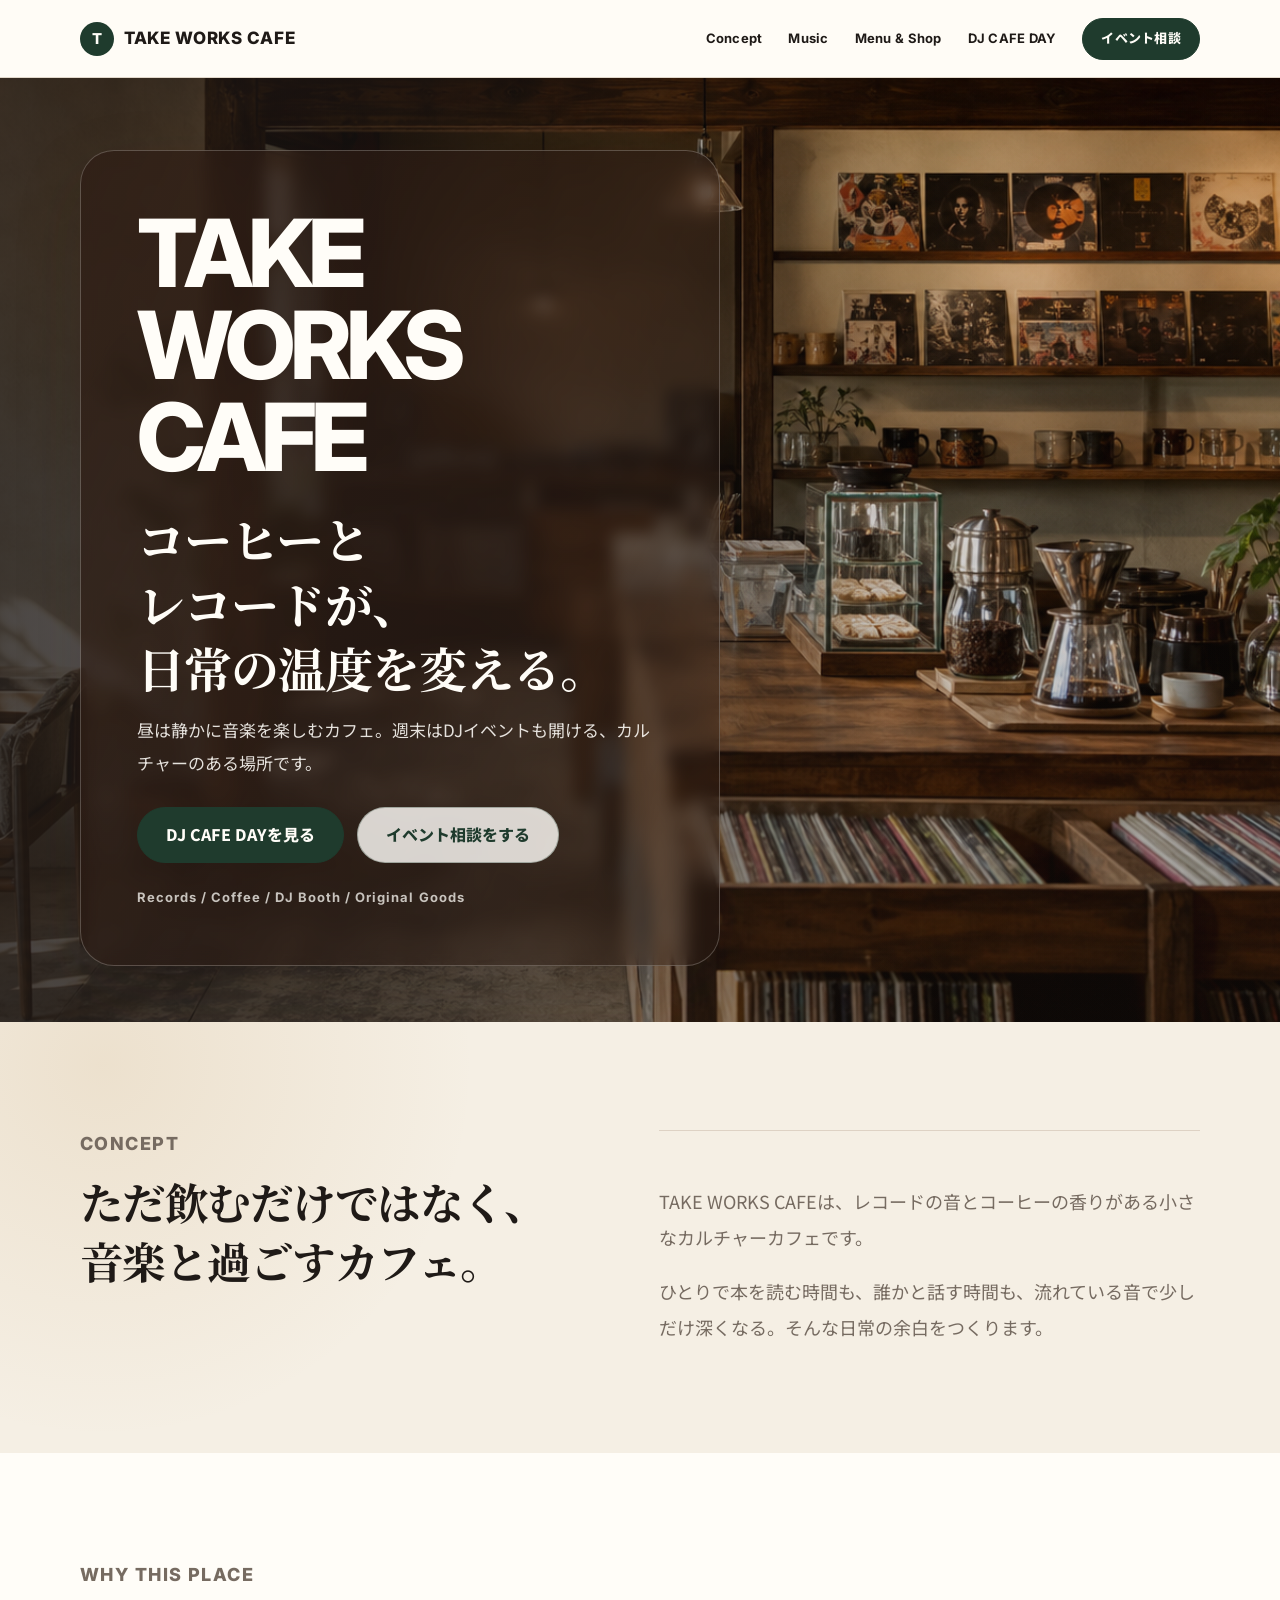
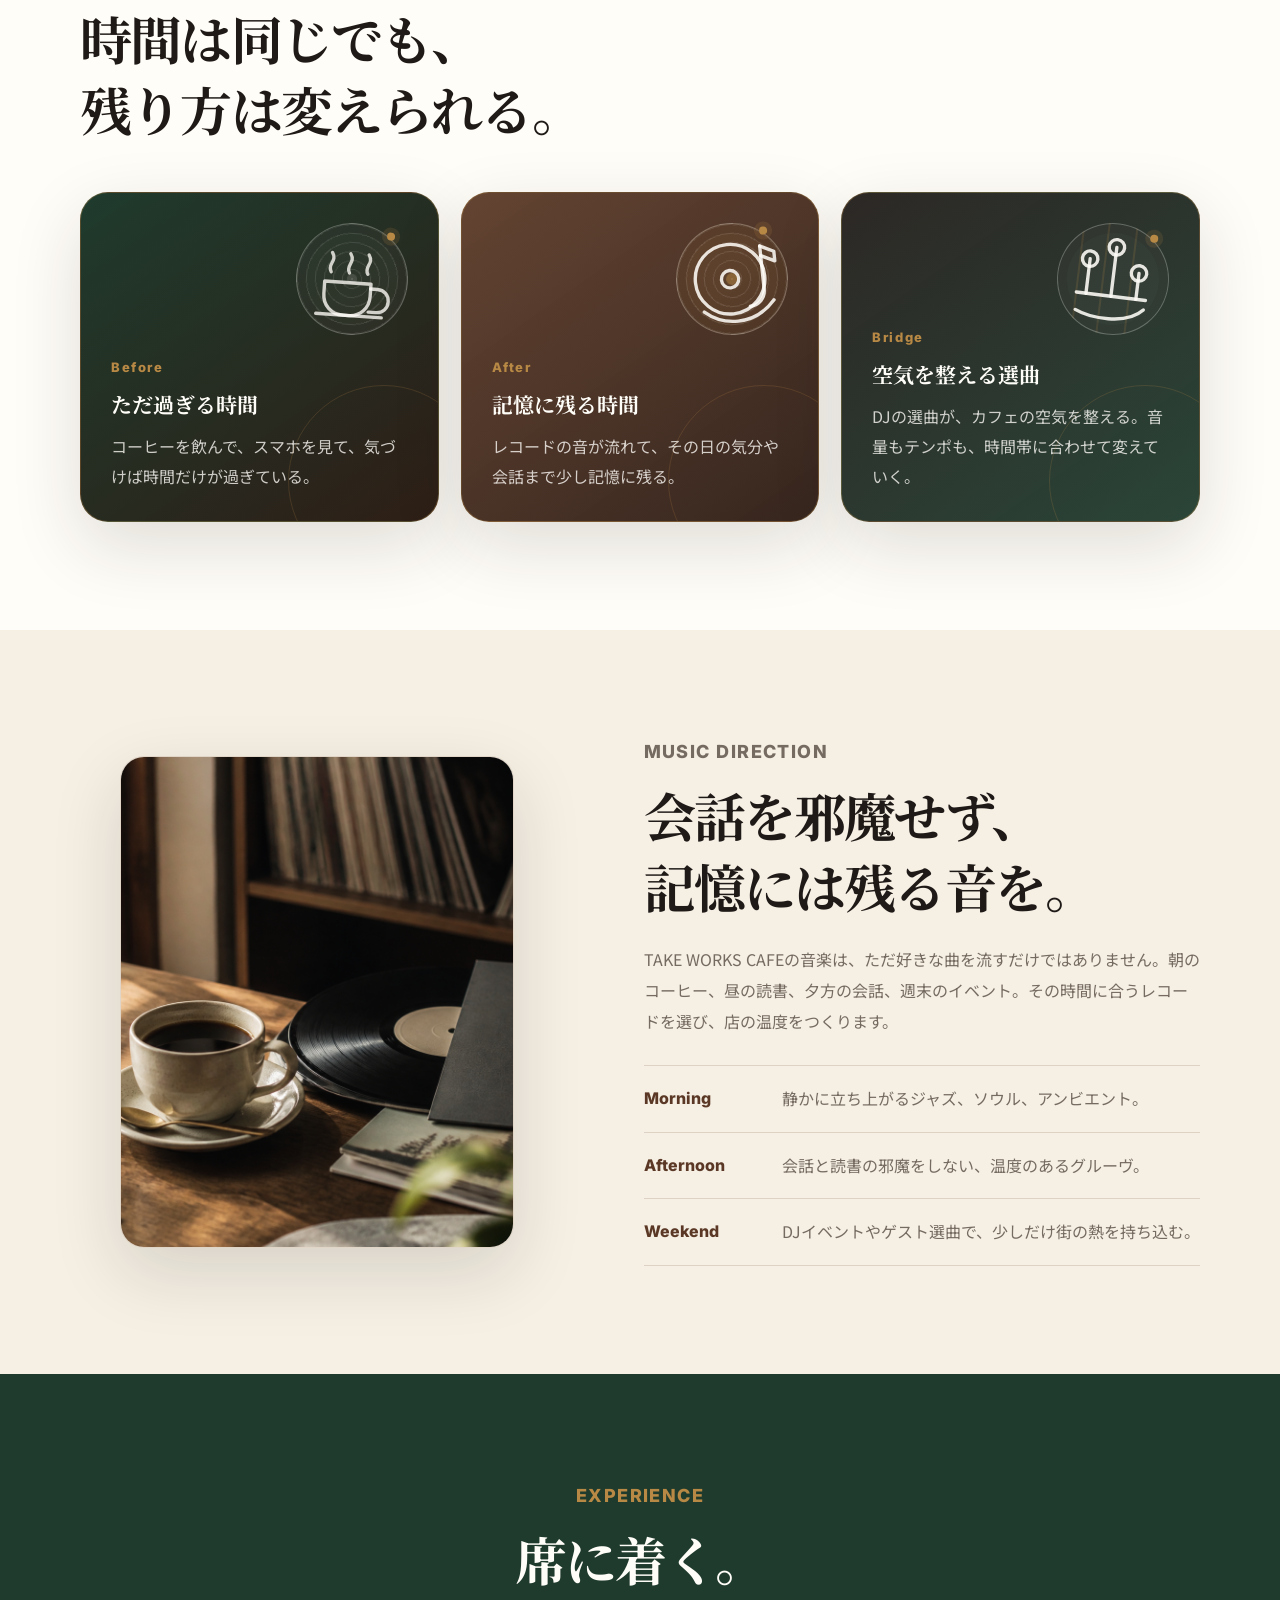
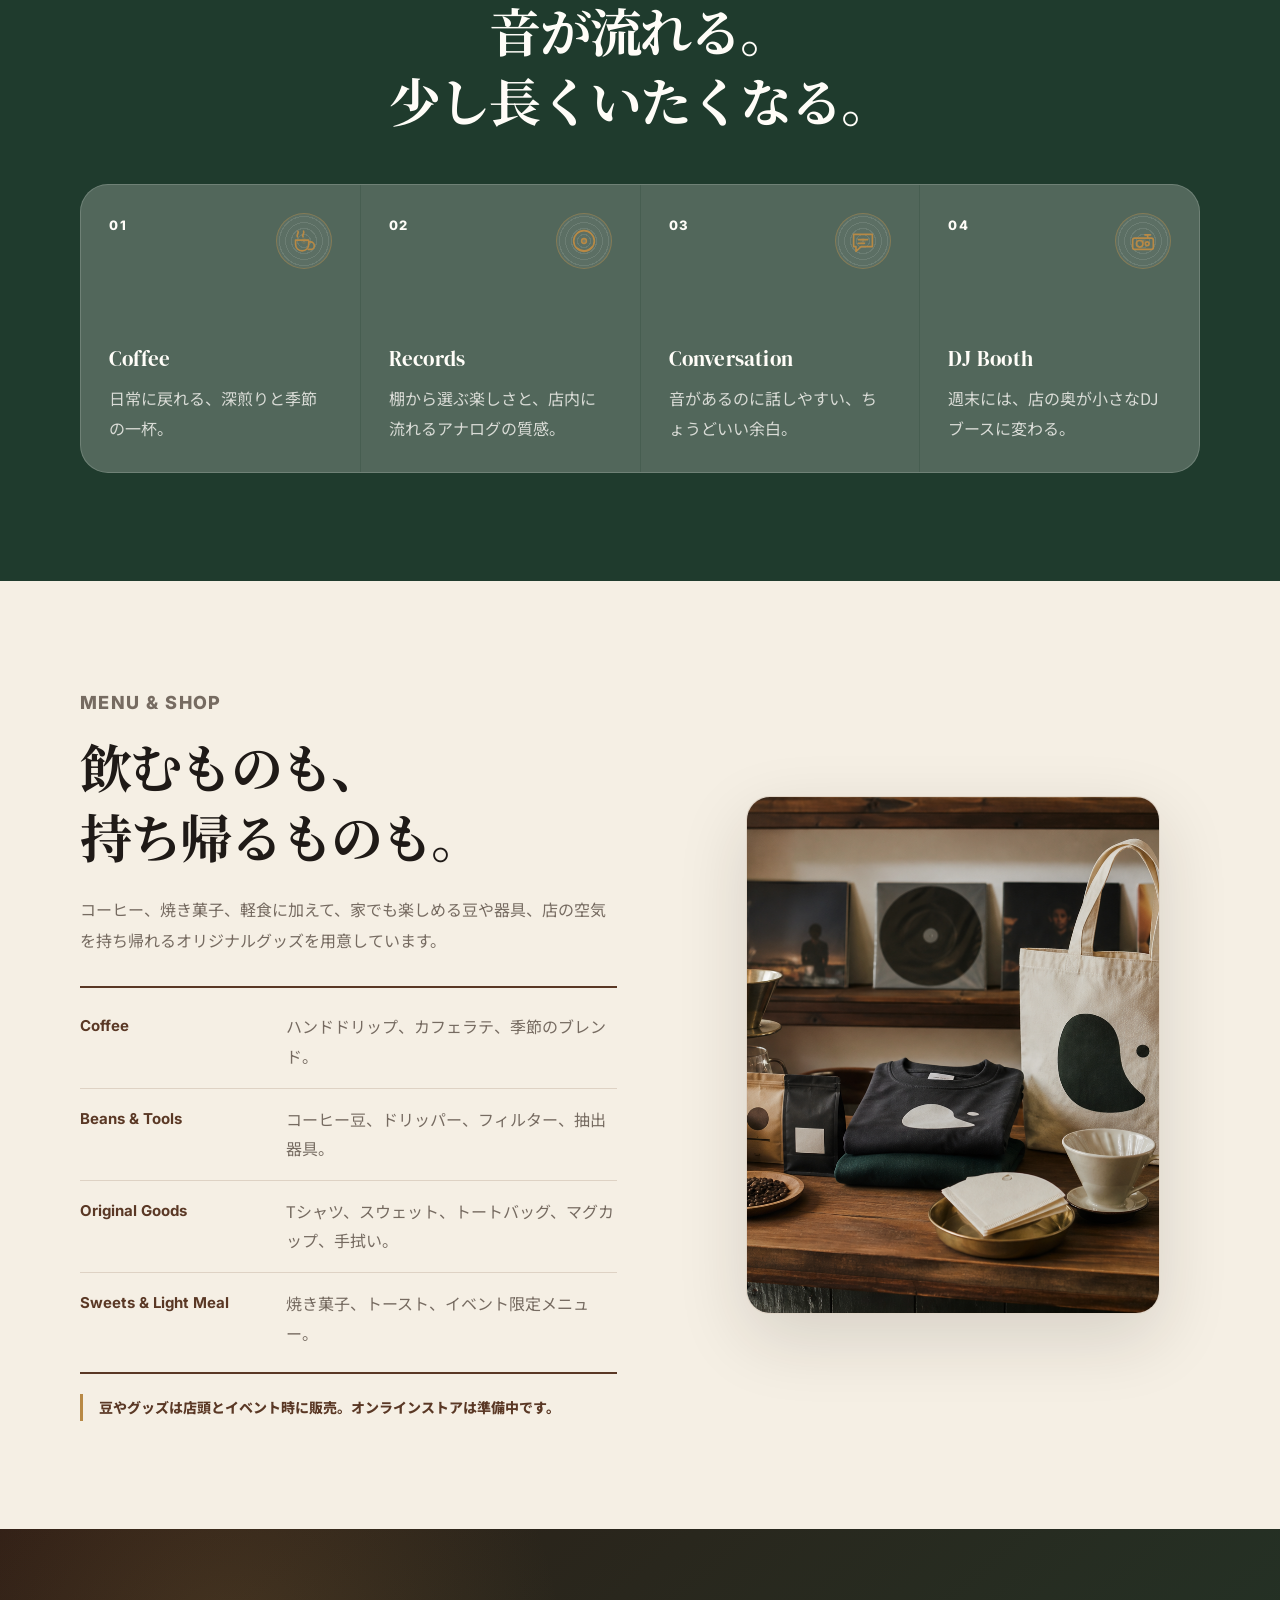
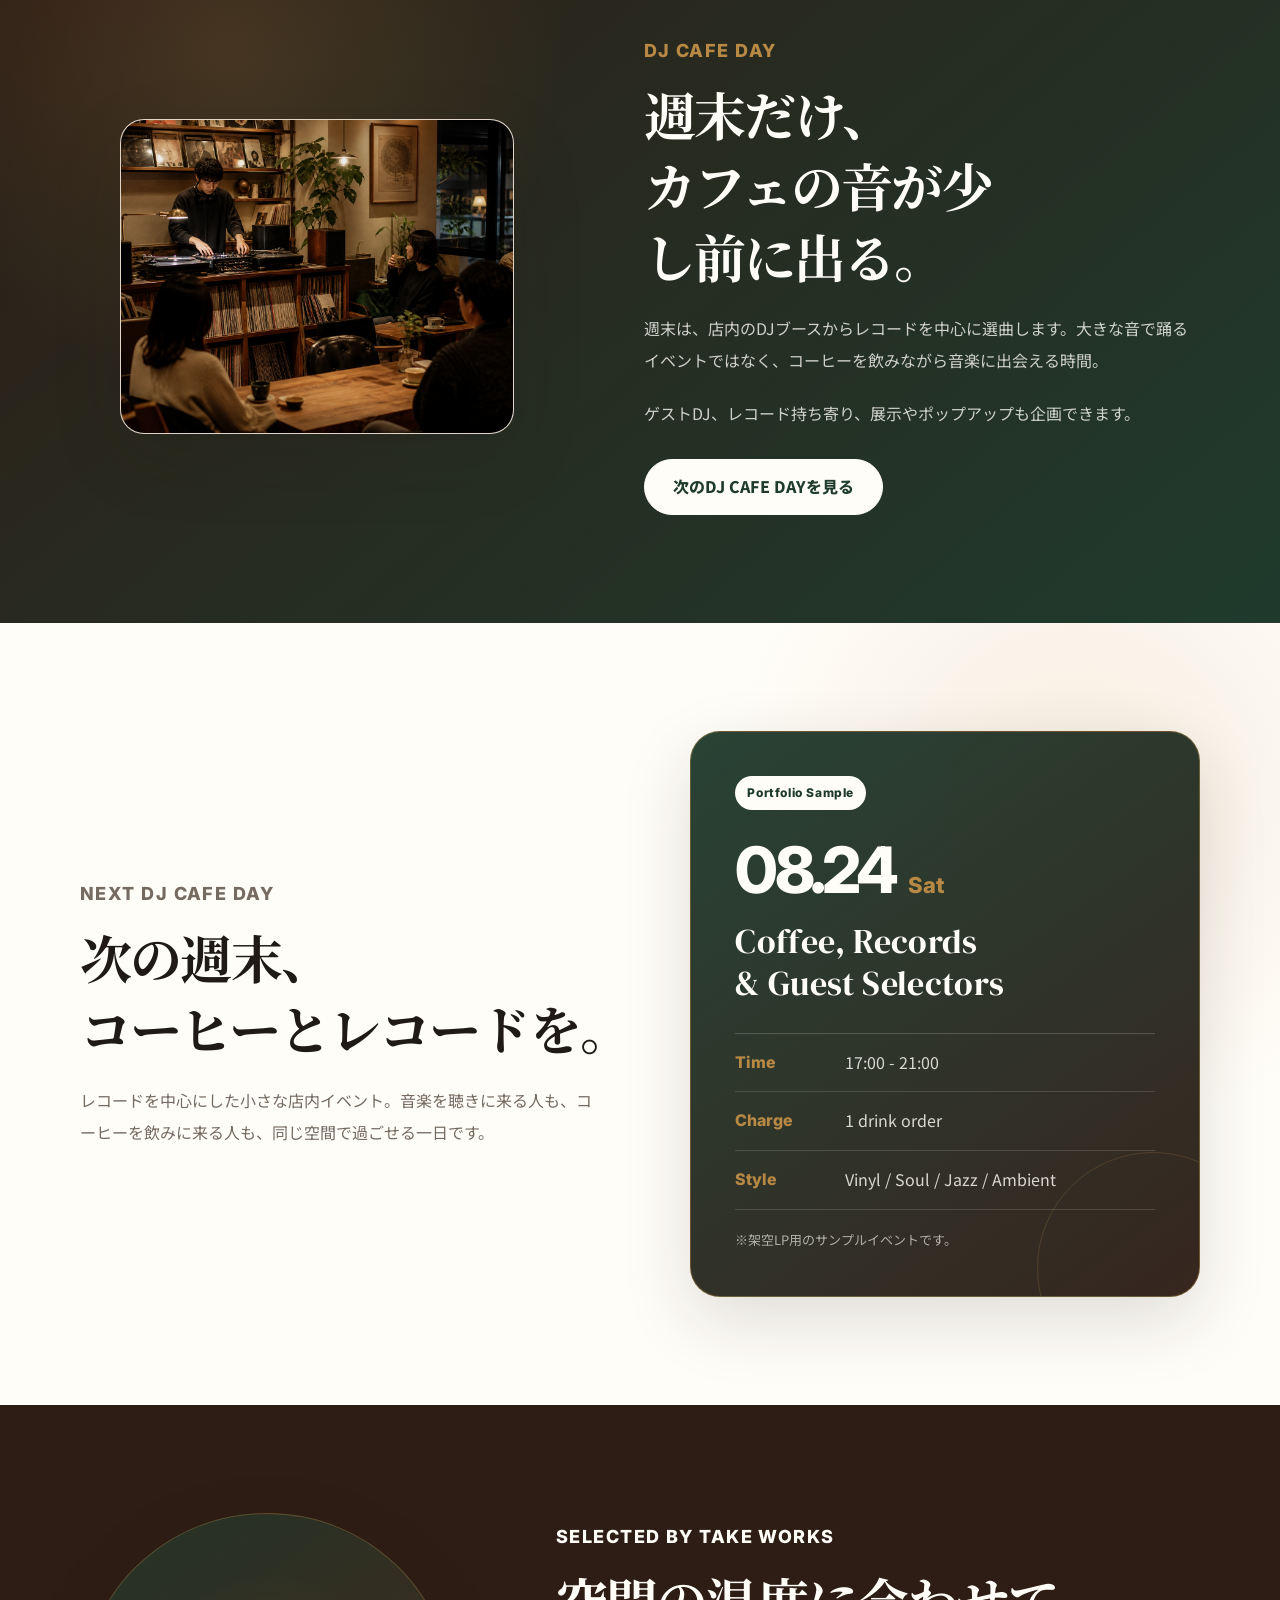
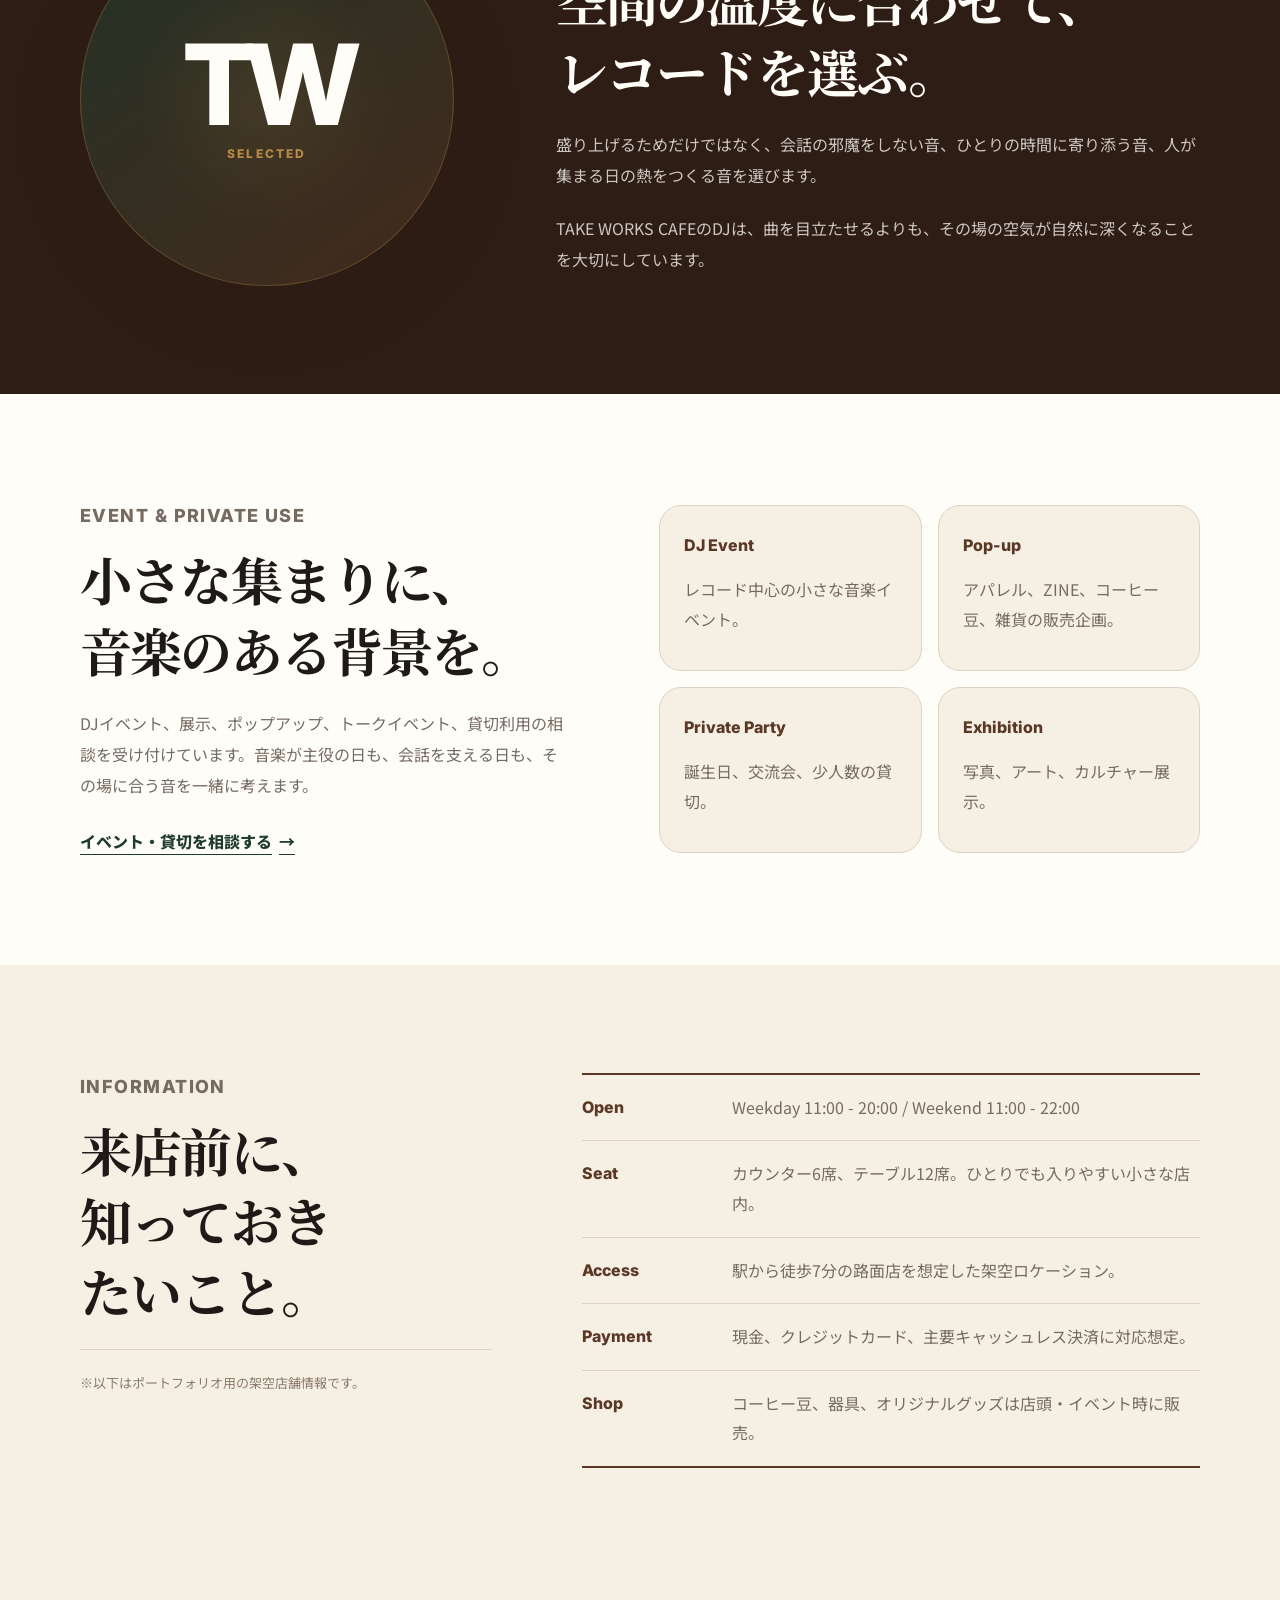
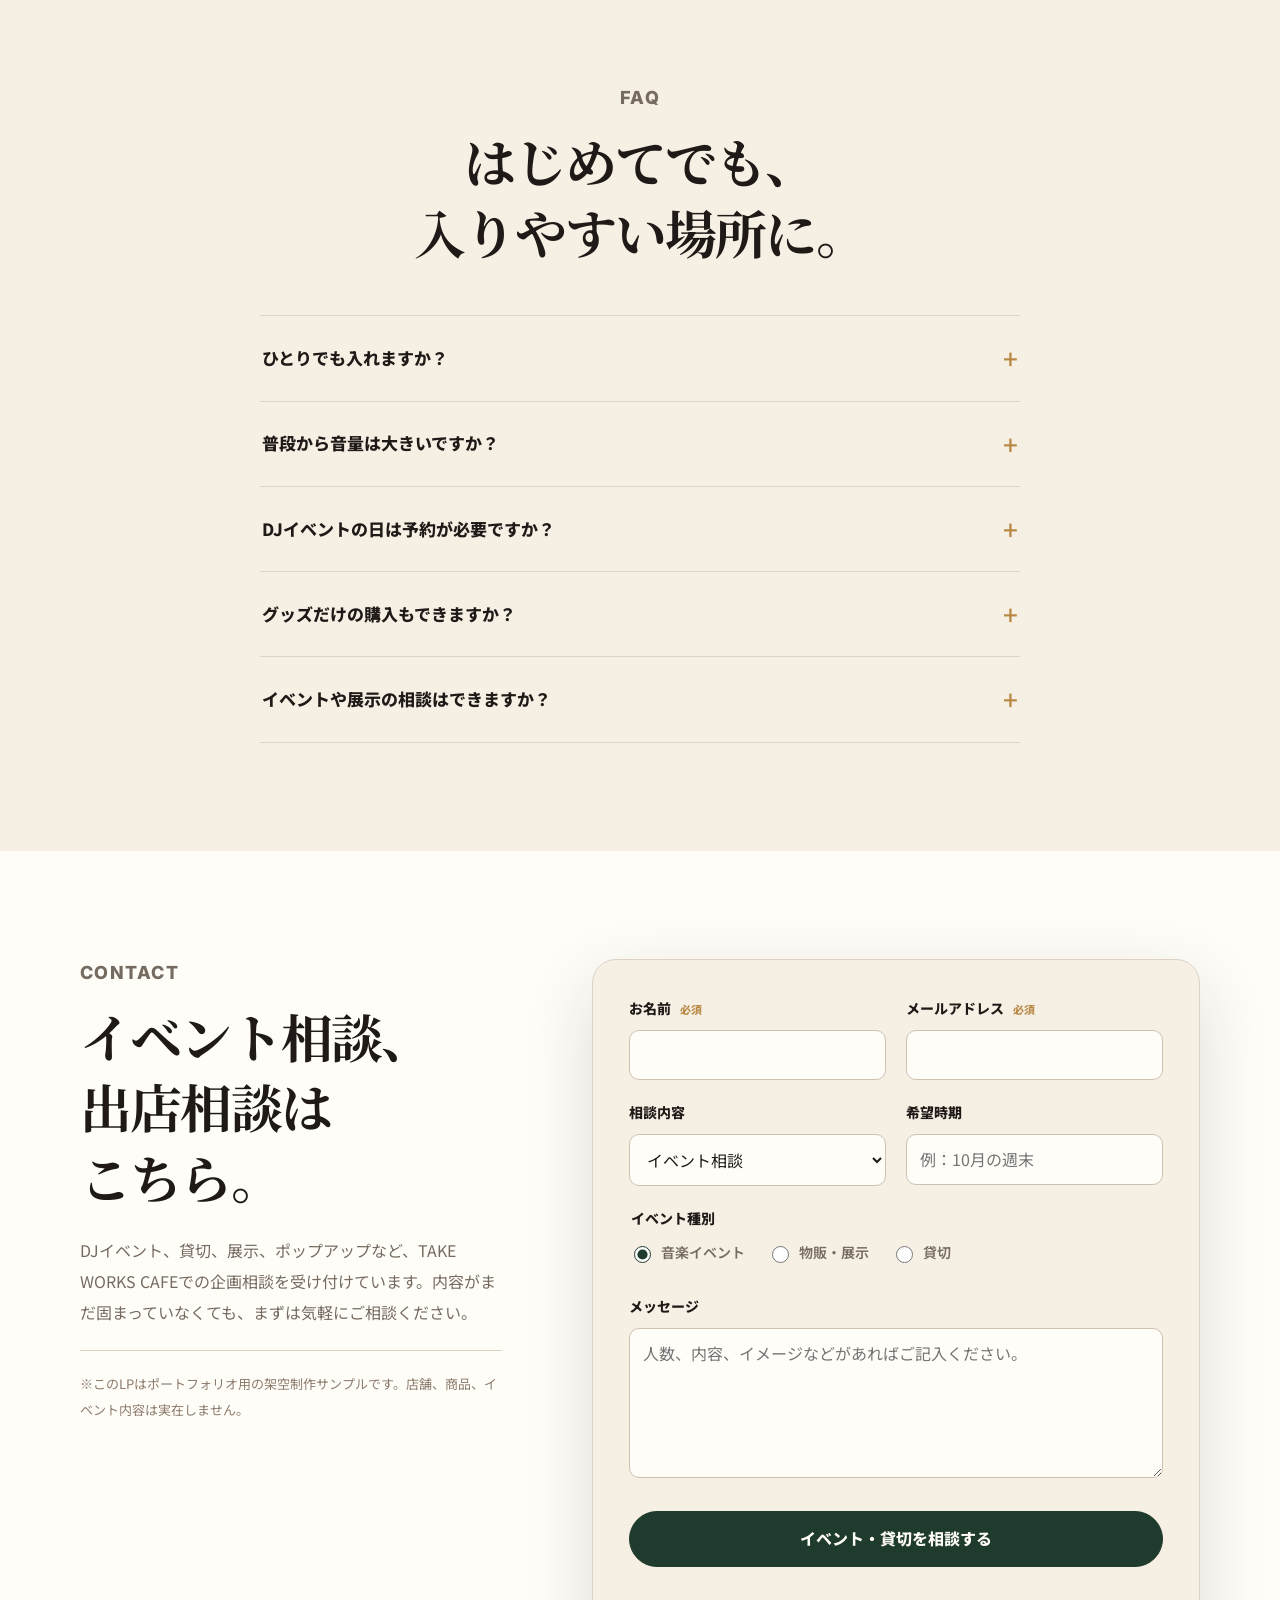
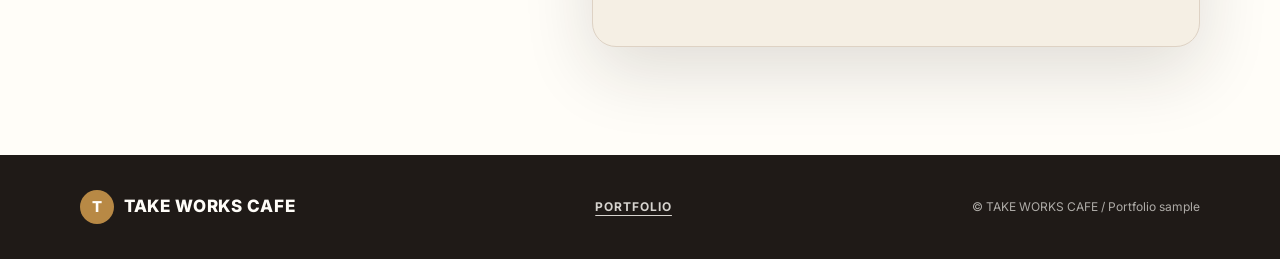
<file: take-works-cafe/index.html>
<!doctype html>
<html lang="ja">
  <head>
    <meta charset="UTF-8" />
    <meta name="viewport" content="width=device-width, initial-scale=1.0" />
    <meta
      name="description"
      content="TAKE WORKS CAFEは、レコードとコーヒーを軸にした架空のカルチャーカフェLP制作サンプルです。DJイベント、グッズ販売、イベント相談の導線を設計しています。"
    />
    <title>TAKE WORKS CAFE | Coffee, Records & Culture</title>
    <link rel="preconnect" href="https://fonts.googleapis.com" />
    <link rel="preconnect" href="https://fonts.gstatic.com" crossorigin />
    <link
      href="https://fonts.googleapis.com/css2?family=DM+Serif+Display&family=Inter:wght@500;600;700;800&family=Noto+Sans+JP:wght@400;500;600;700;800&family=Noto+Serif+JP:wght@500;600;700;800&display=swap"
      rel="stylesheet"
    />
    <link rel="stylesheet" href="styles.css" />
  </head>
  <body>
    <a class="skip-link" href="#main">本文へ移動</a>

    <header class="site-header" id="top">
      <div class="container header-inner">
        <a class="logo" href="index.html" aria-label="TAKE WORKS CAFE HOMEへ">
          <span class="logo-mark" aria-hidden="true">T</span>
          <span>TAKE WORKS CAFE</span>
        </a>
        <button class="menu-toggle" type="button" aria-expanded="false" aria-controls="site-nav">
          <span class="sr-only">メニューを開く</span>
          <span></span><span></span><span></span>
        </button>
        <nav class="site-nav" id="site-nav" aria-label="主要メニュー">
          <a href="#concept">Concept</a>
          <a href="#music">Music</a>
          <a href="#shop">Menu & Shop</a>
          <a href="#event">DJ CAFE DAY</a>
          <a class="button button-small" href="#contact">イベント相談</a>
        </nav>
      </div>
    </header>

    <main id="main">
      <section class="hero" aria-labelledby="hero-title">
        <div class="hero-media" aria-hidden="true">
          <img src="../assets/cafe/hero-cafe.png" alt="" />
        </div>
        <div class="container hero-inner">
          <div class="hero-copy">
            <h1 id="hero-title">TAKE WORKS CAFE</h1>
            <p class="hero-lead">
              <span class="text-line">コーヒーと</span>
              <span class="text-line">レコードが、</span>
              <span class="text-line">日常の温度を変える。</span>
            </p>
            <p class="hero-text">
              昼は静かに音楽を楽しむカフェ。週末はDJイベントも開ける、カルチャーのある場所です。
            </p>
            <div class="hero-actions" aria-label="主要アクション">
              <a class="button" href="#event">DJ CAFE DAYを見る</a>
              <a class="button button-secondary" href="#contact">イベント相談をする</a>
            </div>
            <p class="hero-tags">Records / Coffee / DJ Booth / Original Goods</p>
          </div>
        </div>
      </section>

      <section class="section concept" id="concept" aria-labelledby="concept-title">
        <div class="container concept-grid">
          <div class="section-copy">
            <p class="section-label">CONCEPT</p>
            <h2 id="concept-title">
              <span class="text-line">ただ飲むだけではなく、</span>
              <span class="text-line">音楽と過ごすカフェ。</span>
            </h2>
          </div>
          <div class="concept-body">
            <p>
              TAKE WORKS CAFEは、レコードの音とコーヒーの香りがある小さなカルチャーカフェです。
            </p>
            <p>
              ひとりで本を読む時間も、誰かと話す時間も、流れている音で少しだけ深くなる。そんな日常の余白をつくります。
            </p>
          </div>
        </div>
      </section>

      <section class="section why" aria-labelledby="why-title">
        <div class="container">
          <div class="section-heading">
            <p class="section-label">WHY THIS PLACE</p>
            <h2 id="why-title">
              <span class="text-line">時間は同じでも、</span>
              <span class="text-line">残り方は変えられる。</span>
            </h2>
          </div>
          <div class="record-row">
            <article class="record-card">
              <div class="record-illustration illustration-cup" aria-hidden="true">
                <svg viewBox="0 0 120 120" role="img">
                  <path d="M32 64h48v13c0 12-9 21-21 21h-6c-12 0-21-9-21-21V64Z" />
                  <path d="M80 69h7c7 0 12 5 12 12s-5 12-12 12h-8" />
                  <path d="M38 54c-5-8 6-11 0-20M57 54c-5-8 6-11 0-20M76 54c-5-8 6-11 0-20" />
                  <path d="M25 98h68" />
                </svg>
              </div>
              <span class="card-label">Before</span>
              <h3>ただ過ぎる時間</h3>
              <p>コーヒーを飲んで、スマホを見て、気づけば時間だけが過ぎている。</p>
            </article>
            <article class="record-card">
              <div class="record-illustration illustration-record" aria-hidden="true">
                <svg viewBox="0 0 120 120" role="img">
                  <circle cx="58" cy="60" r="36" />
                  <circle cx="58" cy="60" r="9" />
                  <path d="M92 29v45c0 9-7 16-16 16" />
                  <path d="M92 29l14 7v10l-14-7" />
                  <path d="M28 91c9 8 21 13 34 13 15 0 29-7 39-18" />
                </svg>
              </div>
              <span class="card-label">After</span>
              <h3>記憶に残る時間</h3>
              <p>レコードの音が流れて、その日の気分や会話まで少し記憶に残る。</p>
            </article>
            <article class="record-card">
              <div class="record-illustration illustration-bridge" aria-hidden="true">
                <svg viewBox="0 0 120 120" role="img">
                  <path d="M24 78h72" />
                  <path d="M34 42v36M60 27v51M86 51v27" />
                  <circle cx="34" cy="42" r="8" />
                  <circle cx="60" cy="27" r="8" />
                  <circle cx="86" cy="51" r="8" />
                  <path d="M25 96c16 7 54 10 70-8" />
                </svg>
              </div>
              <span class="card-label">Bridge</span>
              <h3>空気を整える選曲</h3>
              <p>DJの選曲が、カフェの空気を整える。音量もテンポも、時間帯に合わせて変えていく。</p>
            </article>
          </div>
        </div>
      </section>

      <section class="section music" id="music" aria-labelledby="music-title">
        <div class="container music-grid">
          <figure class="image-frame">
            <img src="../assets/cafe/coffee-records.png" alt="木のテーブルに置かれたコーヒー、ドリッパー、レコード" />
          </figure>
          <div class="section-copy">
            <p class="section-label">MUSIC DIRECTION</p>
            <h2 id="music-title">
              <span class="text-line">会話を邪魔せず、</span>
              <span class="text-line">記憶には残る音を。</span>
            </h2>
            <p>
              TAKE WORKS CAFEの音楽は、ただ好きな曲を流すだけではありません。朝のコーヒー、昼の読書、夕方の会話、週末のイベント。その時間に合うレコードを選び、店の温度をつくります。
            </p>
            <div class="time-list">
              <div><span>Morning</span><p>静かに立ち上がるジャズ、ソウル、アンビエント。</p></div>
              <div><span>Afternoon</span><p>会話と読書の邪魔をしない、温度のあるグルーヴ。</p></div>
              <div><span>Weekend</span><p>DJイベントやゲスト選曲で、少しだけ街の熱を持ち込む。</p></div>
            </div>
          </div>
        </div>
      </section>

      <section class="section experience" aria-labelledby="experience-title">
        <div class="container">
          <div class="section-heading centered">
            <p class="section-label">EXPERIENCE</p>
            <h2 id="experience-title">
              <span class="text-line">席に着く。</span>
              <span class="text-line">音が流れる。</span>
              <span class="text-line">少し長くいたくなる。</span>
            </h2>
          </div>
          <div class="experience-grid">
            <article>
              <div class="experience-top illustration-coffee">
                <span>01</span>
                <svg aria-hidden="true" viewBox="0 0 64 64"><path d="M14 30h28v9c0 8-6 14-14 14s-14-6-14-14v-9Z" /><path d="M42 34h4a8 8 0 0 1 0 16h-5" /><path d="M18 23c-3-5 4-7 1-12M30 23c-3-5 4-7 1-12" /></svg>
              </div>
              <h3>Coffee</h3>
              <p>日常に戻れる、深煎りと季節の一杯。</p>
            </article>
            <article>
              <div class="experience-top illustration-vinyl">
                <span>02</span>
                <svg aria-hidden="true" viewBox="0 0 64 64"><circle cx="32" cy="32" r="22" /><circle cx="32" cy="32" r="5" /><path d="M17 47c8 7 22 9 32-2" /></svg>
              </div>
              <h3>Records</h3>
              <p>棚から選ぶ楽しさと、店内に流れるアナログの質感。</p>
            </article>
            <article>
              <div class="experience-top illustration-conversation">
                <span>03</span>
                <svg aria-hidden="true" viewBox="0 0 64 64"><path d="M12 18h40v26H28L17 54V44h-5V18Z" /><path d="M22 29h20M22 37h13" /></svg>
              </div>
              <h3>Conversation</h3>
              <p>音があるのに話しやすい、ちょうどいい余白。</p>
            </article>
            <article>
              <div class="experience-top illustration-booth">
                <span>04</span>
                <svg aria-hidden="true" viewBox="0 0 64 64"><rect x="10" y="26" width="44" height="24" rx="4" /><circle cx="25" cy="38" r="7" /><circle cx="41" cy="38" r="4" /><path d="M36 19h12M42 19v7" /></svg>
              </div>
              <h3>DJ Booth</h3>
              <p>週末には、店の奥が小さなDJブースに変わる。</p>
            </article>
          </div>
        </div>
      </section>

      <section class="section shop" id="shop" aria-labelledby="shop-title">
        <div class="container shop-grid">
          <div class="section-copy">
            <p class="section-label">MENU & SHOP</p>
            <h2 id="shop-title">
              <span class="text-line">飲むものも、</span>
              <span class="text-line">持ち帰るものも。</span>
            </h2>
            <p>
              コーヒー、焼き菓子、軽食に加えて、家でも楽しめる豆や器具、店の空気を持ち帰れるオリジナルグッズを用意しています。
            </p>
            <div class="menu-board">
              <div><strong>Coffee</strong><span>ハンドドリップ、カフェラテ、季節のブレンド。</span></div>
              <div><strong>Beans & Tools</strong><span>コーヒー豆、ドリッパー、フィルター、抽出器具。</span></div>
              <div><strong>Original Goods</strong><span>Tシャツ、スウェット、トートバッグ、マグカップ、手拭い。</span></div>
              <div><strong>Sweets & Light Meal</strong><span>焼き菓子、トースト、イベント限定メニュー。</span></div>
            </div>
            <p class="shop-note">
              豆やグッズは店頭とイベント時に販売。オンラインストアは準備中です。
            </p>
          </div>
          <figure class="image-frame shop-image">
            <img src="../assets/cafe/menu-shop.png" alt="コーヒー豆、ドリッパー、マグカップ、トートバッグ、衣類などの店内販売アイテム" />
          </figure>
        </div>
      </section>

      <section class="section event" id="event" aria-labelledby="event-title">
        <div class="container event-grid">
          <figure class="image-frame event-image">
            <img src="../assets/cafe/dj-cafe-day.png" alt="カフェ店内の小さなDJブースと、コーヒーを飲みながら音楽を楽しむ人たち" />
          </figure>
          <div class="event-copy">
            <p class="section-label">DJ CAFE DAY</p>
            <h2 id="event-title">
              <span class="text-line">週末だけ、</span>
              <span class="text-line">カフェの音が少し前に出る。</span>
            </h2>
            <p>
              週末は、店内のDJブースからレコードを中心に選曲します。大きな音で踊るイベントではなく、コーヒーを飲みながら音楽に出会える時間。
            </p>
            <p>
              ゲストDJ、レコード持ち寄り、展示やポップアップも企画できます。
            </p>
            <a class="button button-light" href="#next-event">次のDJ CAFE DAYを見る</a>
          </div>
        </div>
      </section>

      <section class="section next-event" id="next-event" aria-labelledby="next-event-title">
        <div class="container next-event-wrap">
          <div class="section-copy">
            <p class="section-label">NEXT DJ CAFE DAY</p>
            <h2 id="next-event-title">
              <span class="text-line">次の週末、</span>
              <span class="text-line">コーヒーとレコードを。</span>
            </h2>
            <p>
              レコードを中心にした小さな店内イベント。音楽を聴きに来る人も、コーヒーを飲みに来る人も、同じ空間で過ごせる一日です。
            </p>
          </div>
          <article class="event-ticket" aria-label="サンプルイベント情報">
            <p class="sample-badge">Portfolio Sample</p>
            <p class="event-date"><span>08.24</span> Sat</p>
            <h3>Coffee, Records & Guest Selectors</h3>
            <dl>
              <div><dt>Time</dt><dd>17:00 - 21:00</dd></div>
              <div><dt>Charge</dt><dd>1 drink order</dd></div>
              <div><dt>Style</dt><dd>Vinyl / Soul / Jazz / Ambient</dd></div>
            </dl>
            <p class="ticket-note">※架空LP用のサンプルイベントです。</p>
          </article>
        </div>
      </section>

      <section class="section selector-profile" aria-labelledby="selector-title">
        <div class="container selector-grid">
          <div class="selector-mark" aria-hidden="true">
            <span>TW</span>
            <small>SELECTED</small>
          </div>
          <div class="section-copy">
            <p class="section-label">SELECTED BY TAKE WORKS</p>
            <h2 id="selector-title">
              <span class="text-line">空間の温度に合わせて、</span>
              <span class="text-line">レコードを選ぶ。</span>
            </h2>
            <p>
              盛り上げるためだけではなく、会話の邪魔をしない音、ひとりの時間に寄り添う音、人が集まる日の熱をつくる音を選びます。
            </p>
            <p>
              TAKE WORKS CAFEのDJは、曲を目立たせるよりも、その場の空気が自然に深くなることを大切にしています。
            </p>
          </div>
        </div>
      </section>

      <section class="section private-use" aria-labelledby="private-title">
        <div class="container private-grid">
          <div class="section-copy">
            <p class="section-label">EVENT & PRIVATE USE</p>
            <h2 id="private-title">
              <span class="text-line">小さな集まりに、</span>
              <span class="text-line">音楽のある背景を。</span>
            </h2>
            <p>
              DJイベント、展示、ポップアップ、トークイベント、貸切利用の相談を受け付けています。音楽が主役の日も、会話を支える日も、その場に合う音を一緒に考えます。
            </p>
            <a class="text-link" href="#contact">イベント・貸切を相談する <span aria-hidden="true">→</span></a>
          </div>
          <div class="use-list">
            <article><span>DJ Event</span><p>レコード中心の小さな音楽イベント。</p></article>
            <article><span>Pop-up</span><p>アパレル、ZINE、コーヒー豆、雑貨の販売企画。</p></article>
            <article><span>Private Party</span><p>誕生日、交流会、少人数の貸切。</p></article>
            <article><span>Exhibition</span><p>写真、アート、カルチャー展示。</p></article>
          </div>
        </div>
      </section>

      <section class="section information" aria-labelledby="info-title">
        <div class="container info-grid">
          <div class="section-copy">
            <p class="section-label">INFORMATION</p>
            <h2 id="info-title">
              <span class="text-line">来店前に、</span>
              <span class="text-line">知っておきたいこと。</span>
            </h2>
            <p class="portfolio-note">※以下はポートフォリオ用の架空店舗情報です。</p>
          </div>
          <div class="info-list">
            <div><span>Open</span><p>Weekday 11:00 - 20:00 / Weekend 11:00 - 22:00</p></div>
            <div><span>Seat</span><p>カウンター6席、テーブル12席。ひとりでも入りやすい小さな店内。</p></div>
            <div><span>Access</span><p>駅から徒歩7分の路面店を想定した架空ロケーション。</p></div>
            <div><span>Payment</span><p>現金、クレジットカード、主要キャッシュレス決済に対応想定。</p></div>
            <div><span>Shop</span><p>コーヒー豆、器具、オリジナルグッズは店頭・イベント時に販売。</p></div>
          </div>
        </div>
      </section>

      <section class="section faq" aria-labelledby="faq-title">
        <div class="container narrow">
          <div class="section-heading centered">
            <p class="section-label">FAQ</p>
            <h2 id="faq-title">
              <span class="text-line">はじめてでも、</span>
              <span class="text-line">入りやすい場所に。</span>
            </h2>
          </div>
          <div class="faq-list">
            <details><summary>ひとりでも入れますか？</summary><p>はい。ひとりでコーヒーやレコードを楽しめる席を用意しています。</p></details>
            <details><summary>普段から音量は大きいですか？</summary><p>通常営業では、会話や読書の邪魔にならない音量にしています。</p></details>
            <details><summary>DJイベントの日は予約が必要ですか？</summary><p>イベント内容によって異なります。各イベント情報で案内します。</p></details>
            <details><summary>グッズだけの購入もできますか？</summary><p>はい。オリジナルグッズ、豆、器具だけの購入も可能です。</p></details>
            <details><summary>イベントや展示の相談はできますか？</summary><p>はい。内容、日程、人数を確認したうえでご提案します。</p></details>
          </div>
        </div>
      </section>

      <section class="section contact" id="contact" aria-labelledby="contact-title">
        <div class="container contact-grid">
          <div class="contact-copy">
            <p class="section-label">CONTACT</p>
            <h2 id="contact-title">
              <span class="text-line">イベント相談、</span>
              <span class="text-line">出店相談はこちら。</span>
            </h2>
            <p>
              DJイベント、貸切、展示、ポップアップなど、TAKE WORKS CAFEでの企画相談を受け付けています。内容がまだ固まっていなくても、まずは気軽にご相談ください。
            </p>
            <p class="portfolio-note">※このLPはポートフォリオ用の架空制作サンプルです。店舗、商品、イベント内容は実在しません。</p>
          </div>
          <form class="contact-form" id="contact-form" novalidate>
            <div class="field"><label for="name">お名前 <span>必須</span></label><input id="name" name="name" autocomplete="name" required /></div>
            <div class="field"><label for="email">メールアドレス <span>必須</span></label><input id="email" type="email" name="email" autocomplete="email" required /></div>
            <div class="field"><label for="topic">相談内容</label><select id="topic" name="topic"><option>イベント相談</option><option>貸切相談</option><option>ポップアップ相談</option><option>展示相談</option><option>その他</option></select></div>
            <div class="field"><label for="season">希望時期</label><input id="season" name="season" placeholder="例：10月の週末" /></div>
            <fieldset class="field field-full">
              <legend>イベント種別</legend>
              <label class="radio"><input type="radio" name="event-type" value="音楽イベント" checked />音楽イベント</label>
              <label class="radio"><input type="radio" name="event-type" value="物販・展示" />物販・展示</label>
              <label class="radio"><input type="radio" name="event-type" value="貸切" />貸切</label>
            </fieldset>
            <div class="field field-full"><label for="message">メッセージ</label><textarea id="message" name="message" rows="5" placeholder="人数、内容、イメージなどがあればご記入ください。"></textarea></div>
            <button class="button form-button" type="submit">イベント・貸切を相談する</button>
            <p class="form-status" id="form-status" role="status" aria-live="polite"></p>
          </form>
        </div>
      </section>
    </main>

    <footer class="site-footer">
      <div class="container footer-inner">
        <a class="logo" href="index.html" aria-label="TAKE WORKS CAFE HOMEへ"><span class="logo-mark" aria-hidden="true">T</span><span>TAKE WORKS CAFE</span></a>
        <a class="portfolio-link" href="../portfolio/index.html">PORTFOLIO</a>
        <p>© TAKE WORKS CAFE / Portfolio sample</p>
      </div>
    </footer>
    <a class="mobile-cta" href="#contact">イベント相談をする</a>
    <script src="script.js"></script>
  </body>
</html>
</file>
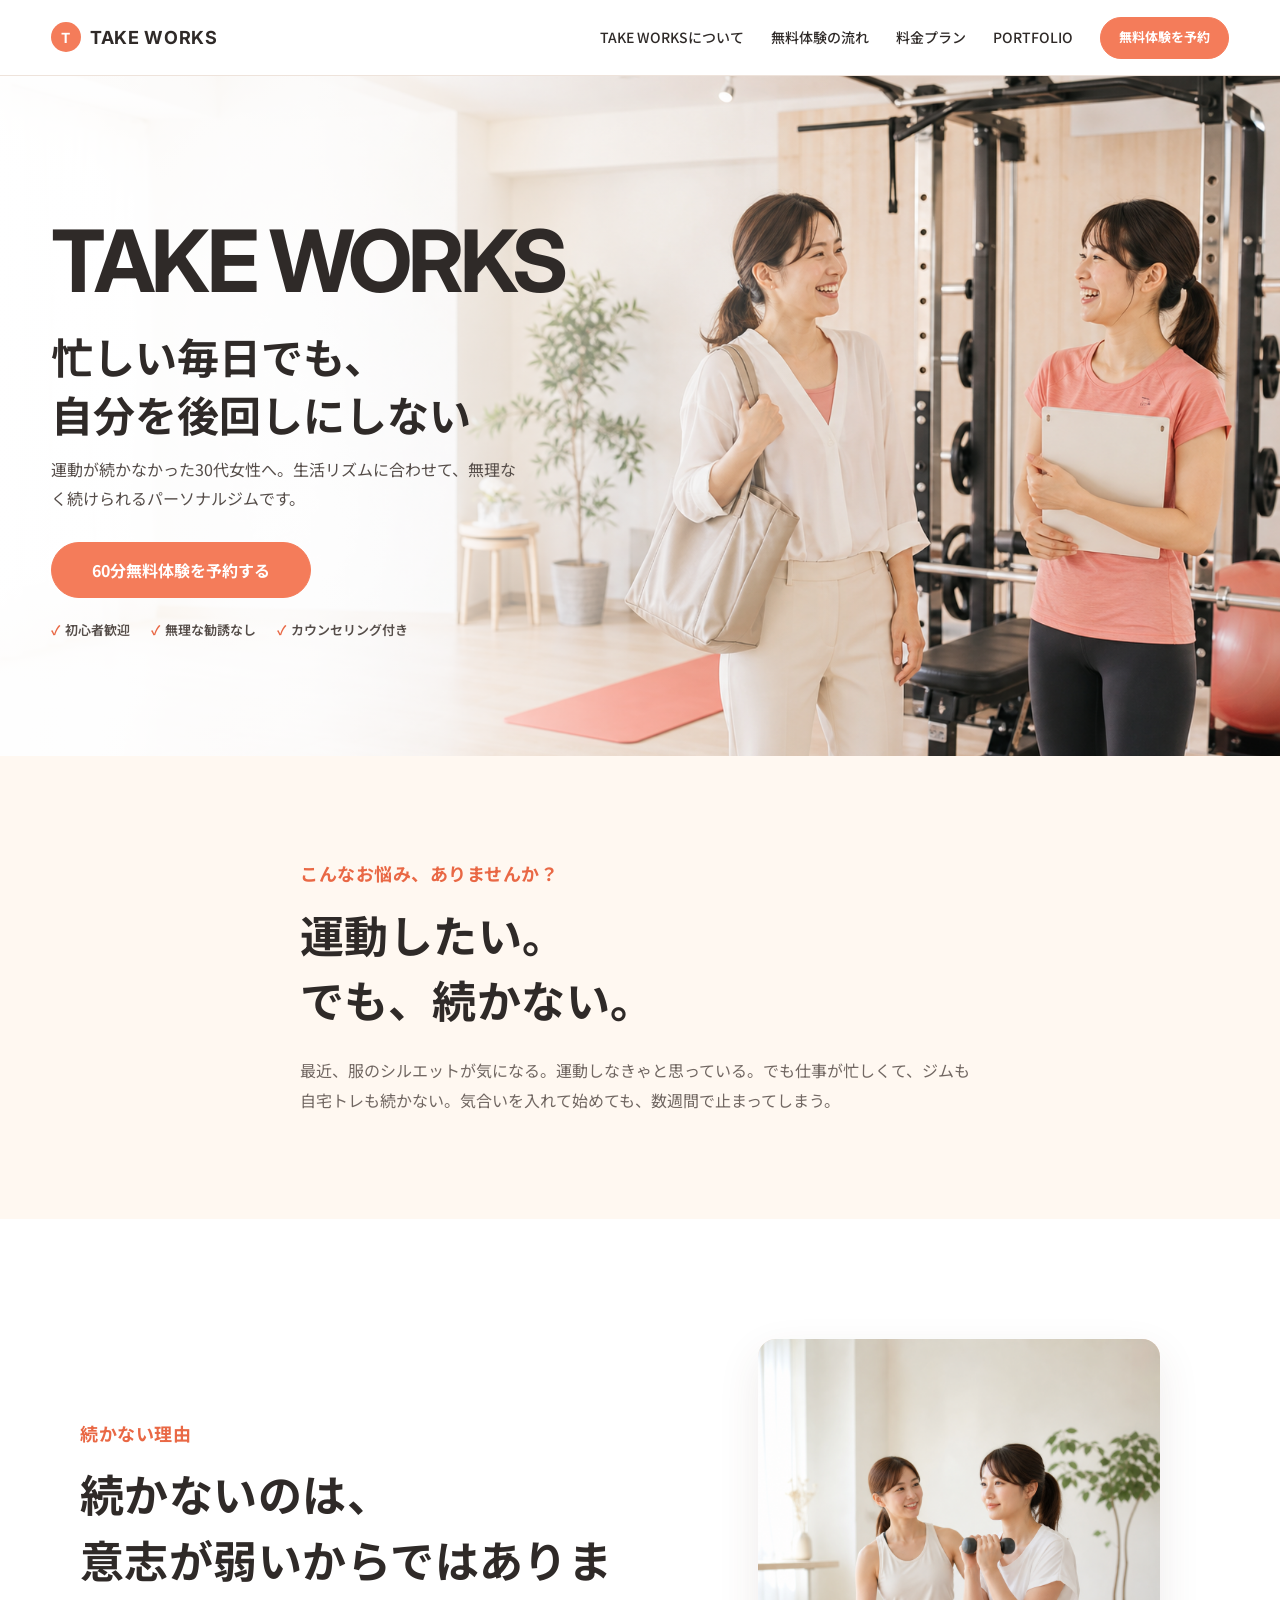
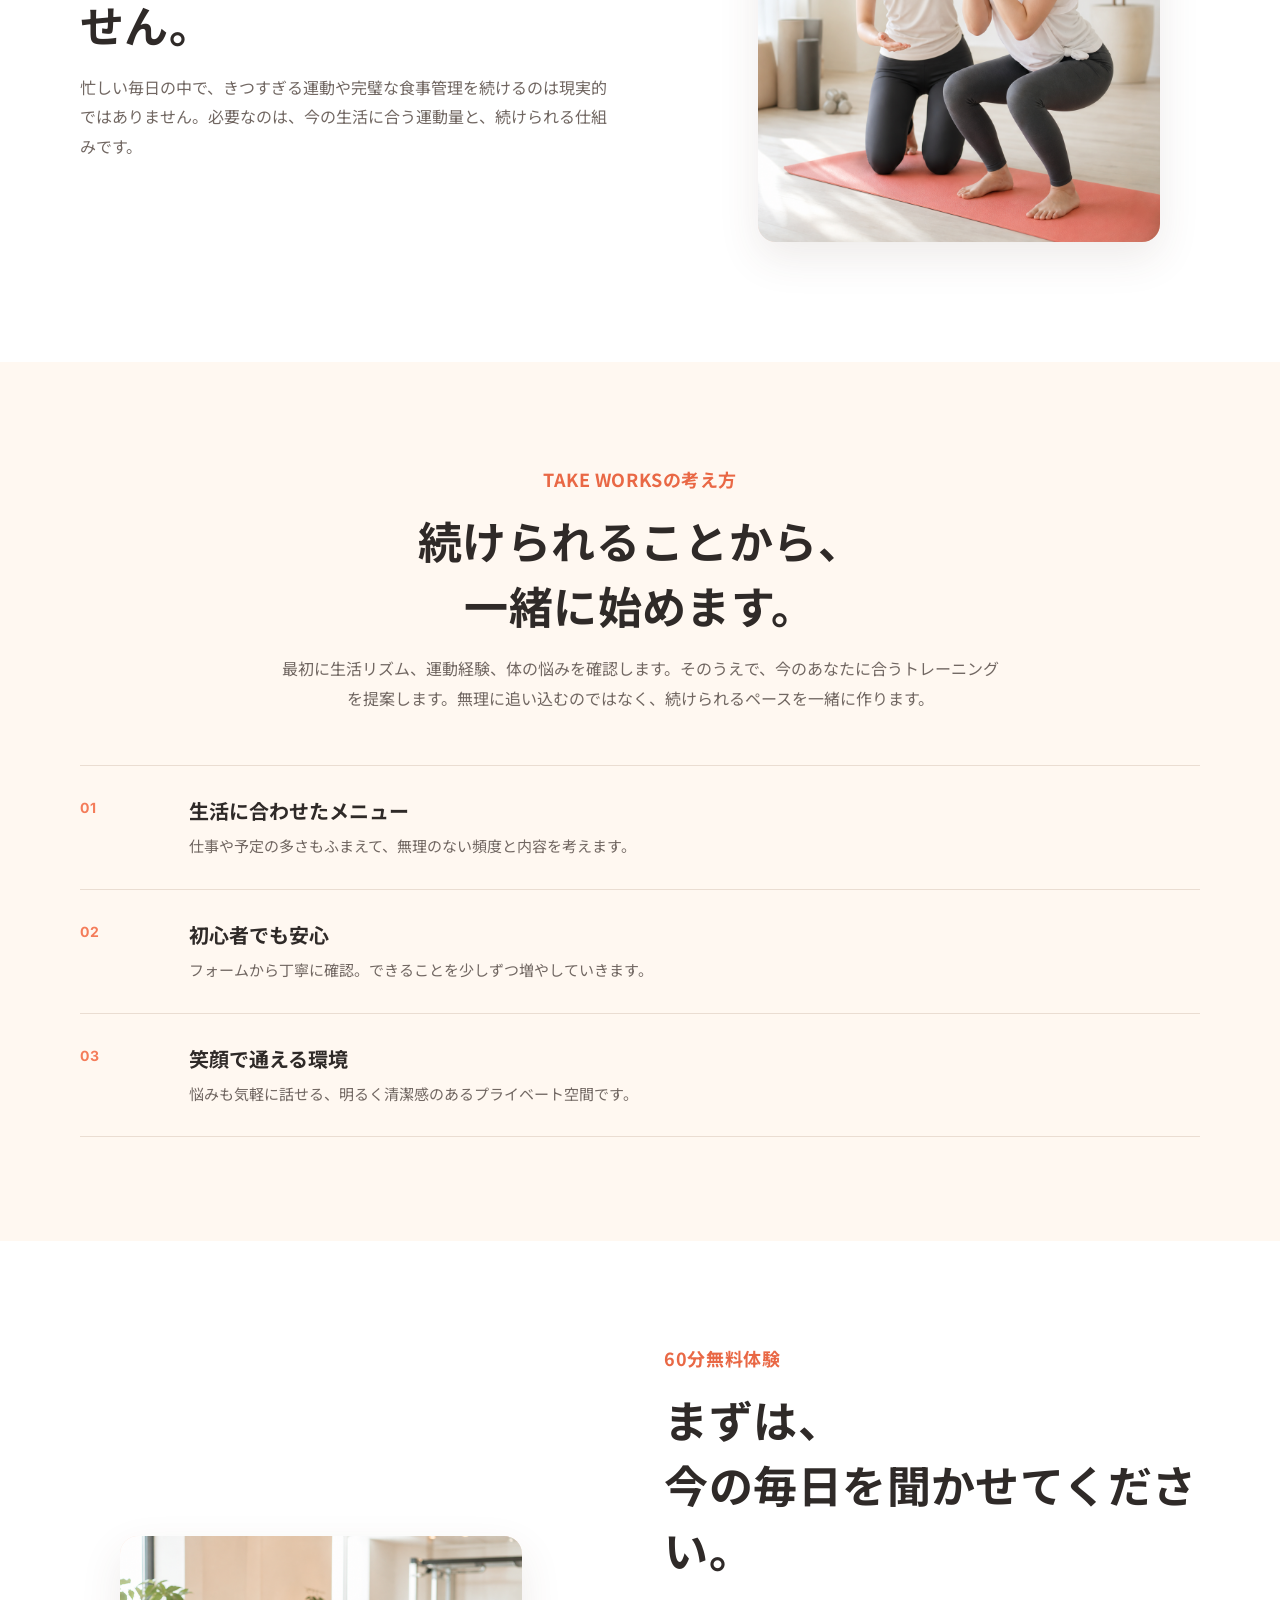
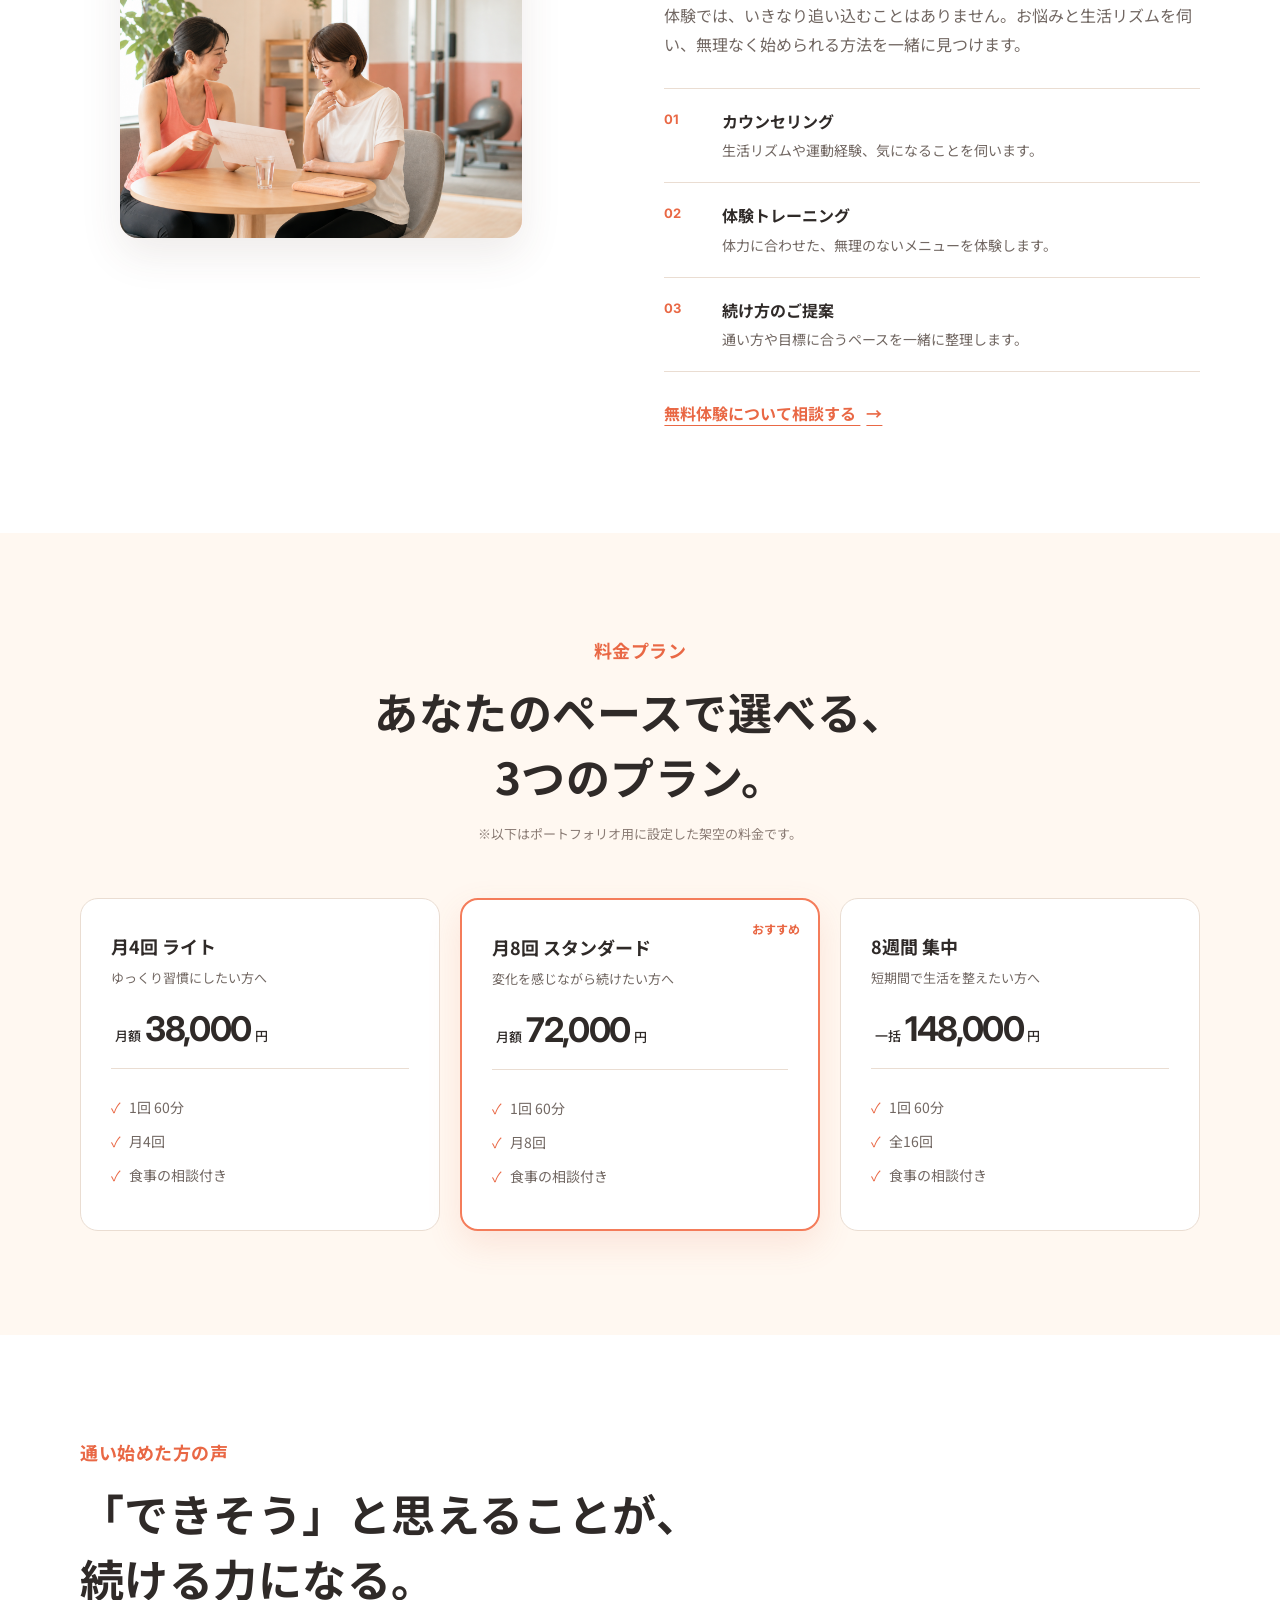
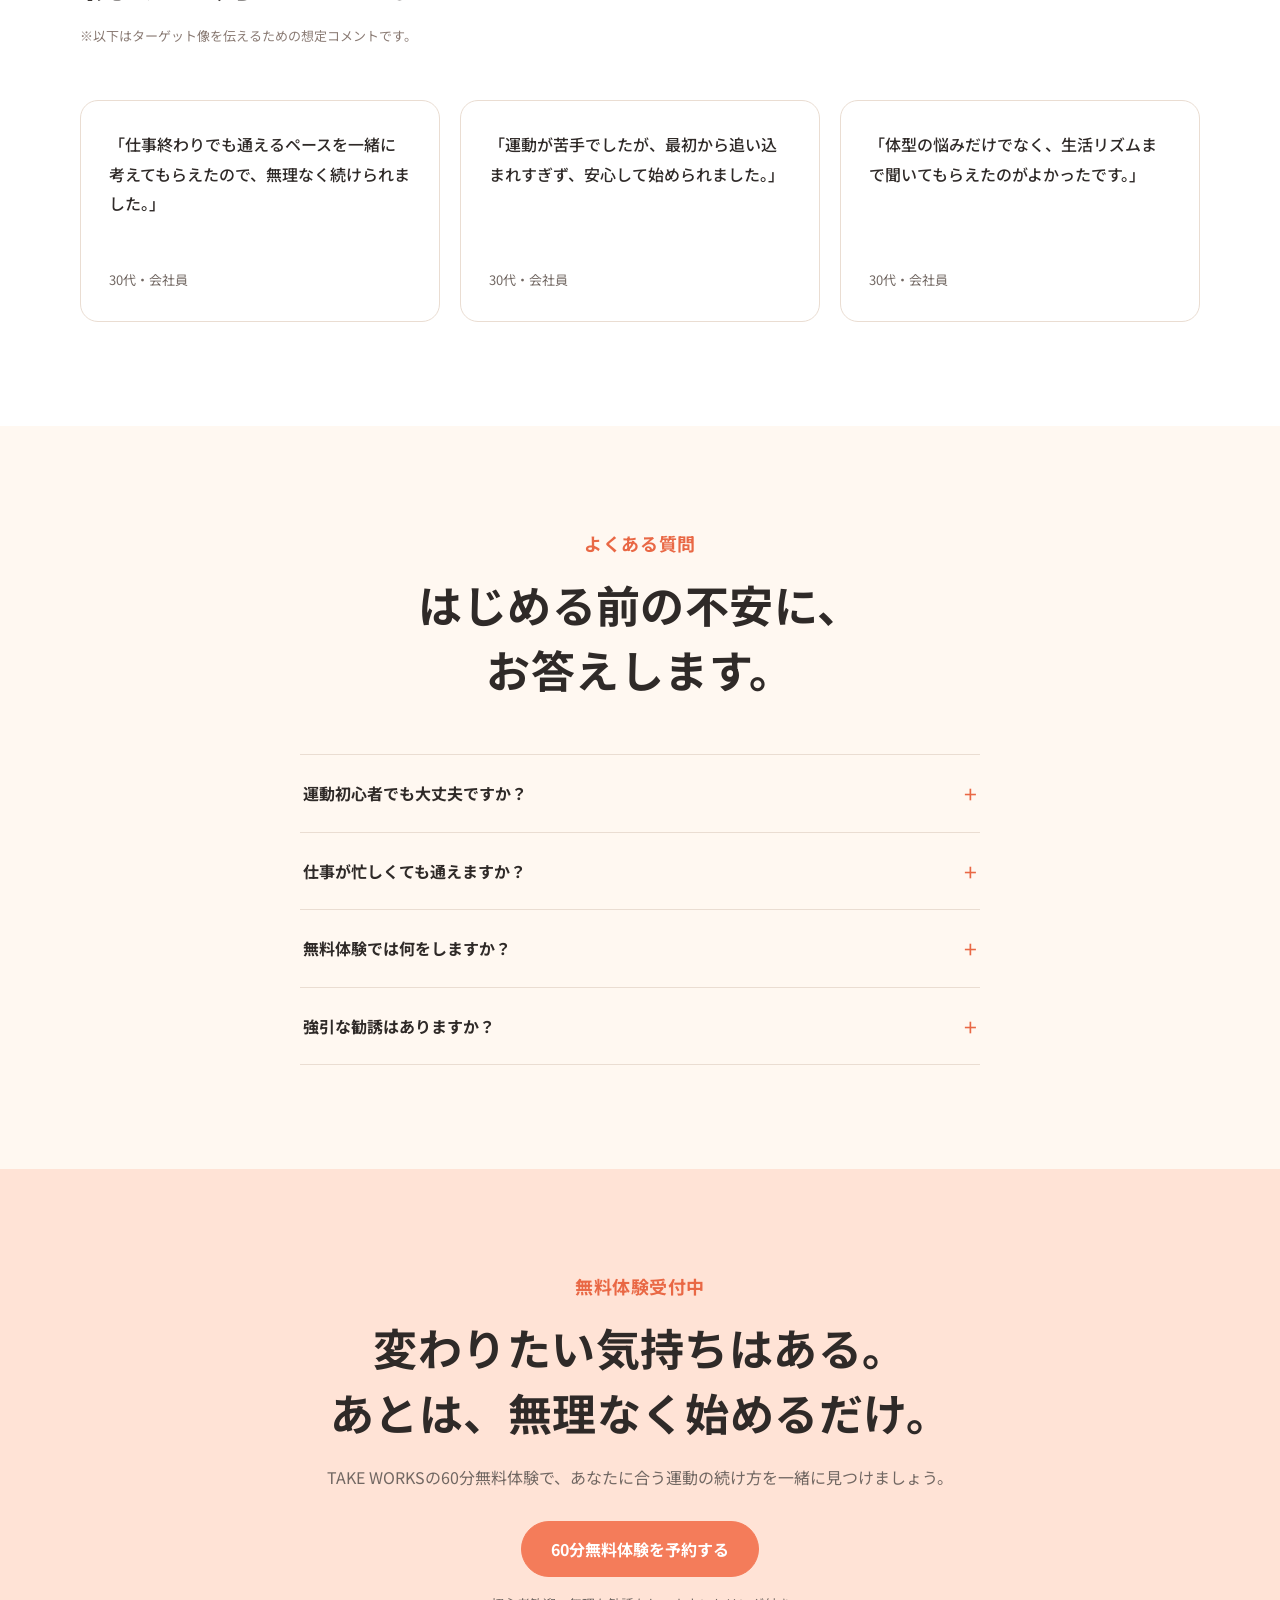
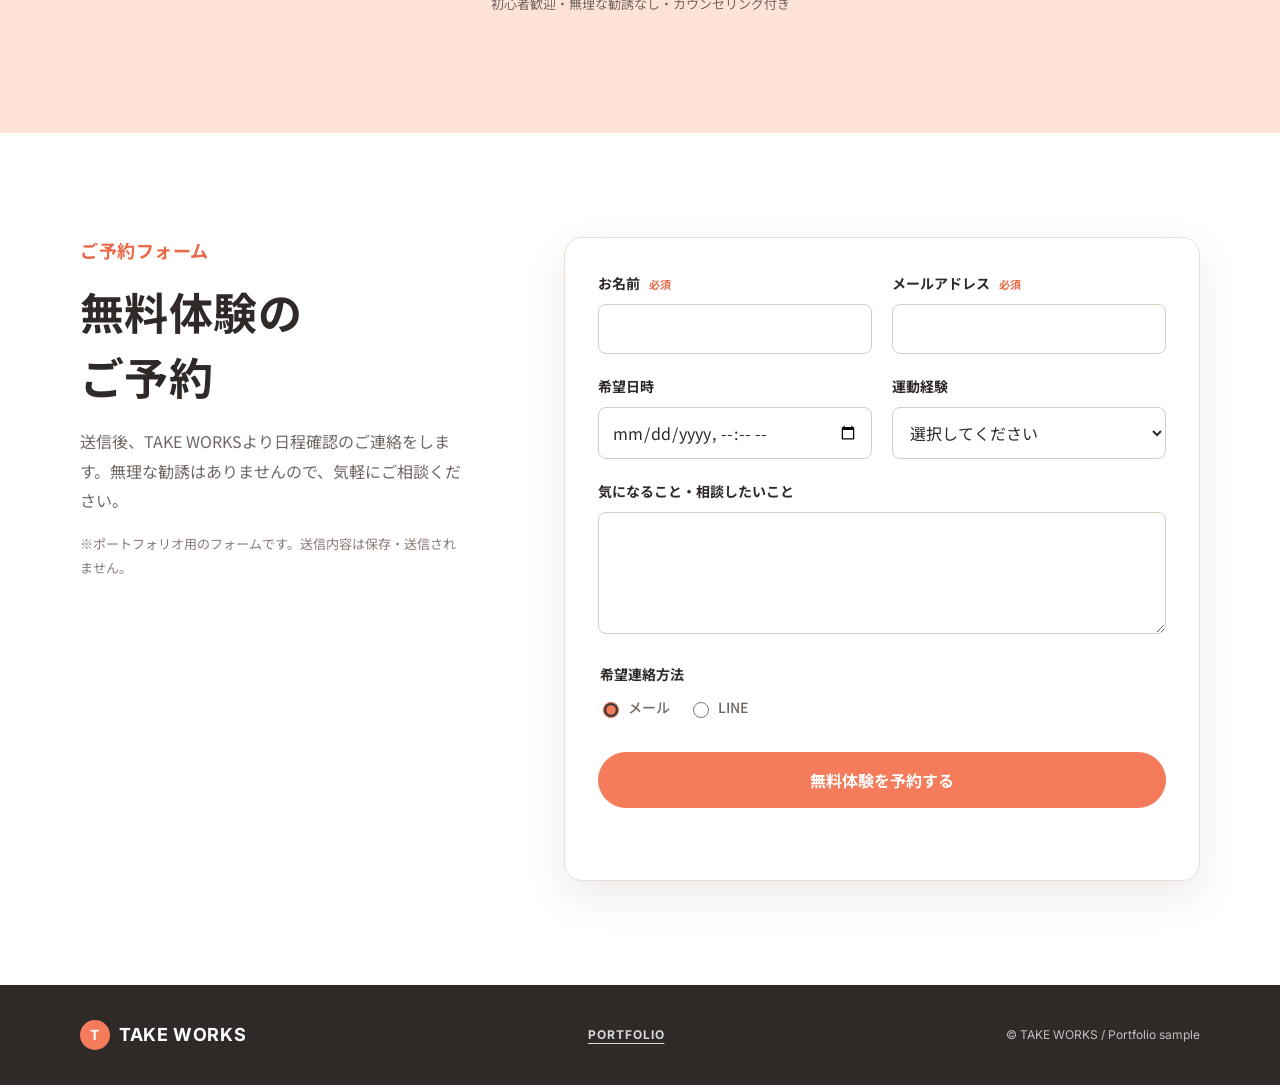
<file: take-works/index.html>
<!doctype html>
<html lang="ja">
  <head>
    <meta charset="UTF-8" />
    <meta name="viewport" content="width=device-width, initial-scale=1.0" />
    <meta
      name="description"
      content="忙しい毎日でも無理なく続けられる、30代女性のためのパーソナルジム TAKE WORKS。60分無料体験を受付中。"
    />
    <title>TAKE WORKS | 続けられるパーソナルジム</title>
    <link rel="preconnect" href="https://fonts.googleapis.com" />
    <link rel="preconnect" href="https://fonts.gstatic.com" crossorigin />
    <link
      href="https://fonts.googleapis.com/css2?family=Inter:wght@500;600;700&family=Noto+Sans+JP:wght@400;500;600;700&display=swap"
      rel="stylesheet"
    />
    <link rel="stylesheet" href="styles.css" />
  </head>
  <body>
    <a class="skip-link" href="#main">本文へ移動</a>
    <header class="site-header" id="top">
      <div class="container header-inner">
        <a class="logo" href="#top" aria-label="TAKE WORKS トップへ">
          <span class="logo-mark" aria-hidden="true">T</span>
          <span>TAKE WORKS</span>
        </a>
        <button class="menu-toggle" type="button" aria-expanded="false" aria-controls="site-nav">
          <span class="sr-only">メニューを開く</span>
          <span></span><span></span><span></span>
        </button>
        <nav class="site-nav" id="site-nav" aria-label="主要メニュー">
          <a href="#reason">TAKE WORKSについて</a>
          <a href="#trial">無料体験の流れ</a>
          <a href="#plans">料金プラン</a>
          <a href="portfolio/">PORTFOLIO</a>
          <a class="button button-small" href="#reservation">無料体験を予約</a>
        </nav>
      </div>
    </header>

    <main id="main">
      <section class="hero" aria-labelledby="hero-title">
        <div class="hero-image" role="img" aria-label="明るいジムでトレーナーと笑顔で話す女性"></div>
        <div class="container hero-content">
          <h1 id="hero-title">TAKE WORKS</h1>
          <p class="hero-lead">
            <span class="text-line">忙しい毎日でも、</span>
            <span class="text-line">自分を後回しにしない</span>
          </p>
          <p class="hero-copy">
            運動が続かなかった30代女性へ。生活リズムに合わせて、無理なく続けられるパーソナルジムです。
          </p>
          <a class="button hero-button" href="#reservation">60分無料体験を予約する</a>
          <ul class="hero-points" aria-label="無料体験の特徴">
            <li>初心者歓迎</li>
            <li>無理な勧誘なし</li>
            <li>カウンセリング付き</li>
          </ul>
        </div>
      </section>

      <section class="section problem" aria-labelledby="problem-title">
        <div class="container narrow">
          <p class="section-label">こんなお悩み、ありませんか？</p>
          <h2 id="problem-title">
            <span class="text-line">運動したい。</span>
            <span class="text-line">でも、続かない。</span>
          </h2>
          <p>
            最近、服のシルエットが気になる。運動しなきゃと思っている。でも仕事が忙しくて、ジムも自宅トレも続かない。気合いを入れて始めても、数週間で止まってしまう。
          </p>
        </div>
      </section>

      <section class="section reason" id="reason" aria-labelledby="reason-title">
        <div class="container split-layout">
          <div class="reason-copy">
            <p class="section-label">続かない理由</p>
            <h2 id="reason-title">
              <span class="text-line">続かないのは、</span>
              <span class="text-line">意志が弱いからではありません。</span>
            </h2>
            <p>
              忙しい毎日の中で、きつすぎる運動や完璧な食事管理を続けるのは現実的ではありません。必要なのは、今の生活に合う運動量と、続けられる仕組みです。
            </p>
          </div>
          <figure class="image-frame training-image">
            <img src="assets/training-support.png" alt="トレーナーの見守りのもと、軽いダンベル運動をする女性" />
          </figure>
        </div>
      </section>

      <section class="section solution" aria-labelledby="solution-title">
        <div class="container">
          <div class="section-heading centered">
            <p class="section-label">TAKE WORKSの考え方</p>
            <h2 id="solution-title">
              <span class="text-line">続けられることから、</span>
              <span class="text-line">一緒に始めます。</span>
            </h2>
            <p>
              最初に生活リズム、運動経験、体の悩みを確認します。そのうえで、今のあなたに合うトレーニングを提案します。無理に追い込むのではなく、続けられるペースを一緒に作ります。
            </p>
          </div>
          <div class="feature-list">
            <article class="feature-item">
              <span class="feature-number">01</span>
              <div>
                <h3>生活に合わせたメニュー</h3>
                <p>仕事や予定の多さもふまえて、無理のない頻度と内容を考えます。</p>
              </div>
            </article>
            <article class="feature-item">
              <span class="feature-number">02</span>
              <div>
                <h3>初心者でも安心</h3>
                <p>フォームから丁寧に確認。できることを少しずつ増やしていきます。</p>
              </div>
            </article>
            <article class="feature-item">
              <span class="feature-number">03</span>
              <div>
                <h3>笑顔で通える環境</h3>
                <p>悩みも気軽に話せる、明るく清潔感のあるプライベート空間です。</p>
              </div>
            </article>
          </div>
        </div>
      </section>

      <section class="section trial" id="trial" aria-labelledby="trial-title">
        <div class="container trial-grid">
          <figure class="image-frame counseling-image">
            <img src="assets/counseling.png" alt="トレーナーと女性がテーブルでトレーニングプランを相談している様子" />
          </figure>
          <div class="trial-copy">
            <p class="section-label">60分無料体験</p>
            <h2 id="trial-title">
              <span class="text-line">まずは、</span>
              <span class="text-line">今の毎日を聞かせてください。</span>
            </h2>
            <p>体験では、いきなり追い込むことはありません。お悩みと生活リズムを伺い、無理なく始められる方法を一緒に見つけます。</p>
            <ol class="steps">
              <li><span>01</span><div><strong>カウンセリング</strong><p>生活リズムや運動経験、気になることを伺います。</p></div></li>
              <li><span>02</span><div><strong>体験トレーニング</strong><p>体力に合わせた、無理のないメニューを体験します。</p></div></li>
              <li><span>03</span><div><strong>続け方のご提案</strong><p>通い方や目標に合うペースを一緒に整理します。</p></div></li>
            </ol>
            <a class="text-link" href="#reservation">無料体験について相談する <span aria-hidden="true">→</span></a>
          </div>
        </div>
      </section>

      <section class="section plans" id="plans" aria-labelledby="plans-title">
        <div class="container">
          <div class="section-heading centered">
            <p class="section-label">料金プラン</p>
            <h2 id="plans-title">
              <span class="text-line">あなたのペースで選べる、</span>
              <span class="text-line">3つのプラン。</span>
            </h2>
            <p class="sample-note">※以下はポートフォリオ用に設定した架空の料金です。</p>
          </div>
          <div class="plan-grid">
            <article class="plan-card">
              <h3>月4回 ライト</h3>
              <p class="plan-for">ゆっくり習慣にしたい方へ</p>
              <p class="price"><span>月額</span>38,000<span>円</span></p>
              <ul><li>1回 60分</li><li>月4回</li><li>食事の相談付き</li></ul>
            </article>
            <article class="plan-card recommended">
              <p class="recommended-label">おすすめ</p>
              <h3>月8回 スタンダード</h3>
              <p class="plan-for">変化を感じながら続けたい方へ</p>
              <p class="price"><span>月額</span>72,000<span>円</span></p>
              <ul><li>1回 60分</li><li>月8回</li><li>食事の相談付き</li></ul>
            </article>
            <article class="plan-card">
              <h3>8週間 集中</h3>
              <p class="plan-for">短期間で生活を整えたい方へ</p>
              <p class="price"><span>一括</span>148,000<span>円</span></p>
              <ul><li>1回 60分</li><li>全16回</li><li>食事の相談付き</li></ul>
            </article>
          </div>
        </div>
      </section>

      <section class="section voices" aria-labelledby="voices-title">
        <div class="container">
          <div class="section-heading">
            <p class="section-label">通い始めた方の声</p>
            <h2 id="voices-title">
              <span class="text-line">「できそう」と思えることが、</span>
              <span class="text-line">続ける力になる。</span>
            </h2>
            <p class="sample-note">※以下はターゲット像を伝えるための想定コメントです。</p>
          </div>
          <div class="voice-grid">
            <blockquote>
              <p>「仕事終わりでも通えるペースを一緒に考えてもらえたので、無理なく続けられました。」</p>
              <footer>30代・会社員</footer>
            </blockquote>
            <blockquote>
              <p>「運動が苦手でしたが、最初から追い込まれすぎず、安心して始められました。」</p>
              <footer>30代・会社員</footer>
            </blockquote>
            <blockquote>
              <p>「体型の悩みだけでなく、生活リズムまで聞いてもらえたのがよかったです。」</p>
              <footer>30代・会社員</footer>
            </blockquote>
          </div>
        </div>
      </section>

      <section class="section faq" aria-labelledby="faq-title">
        <div class="container narrow">
          <div class="section-heading centered">
            <p class="section-label">よくある質問</p>
            <h2 id="faq-title">
              <span class="text-line">はじめる前の不安に、</span>
              <span class="text-line">お答えします。</span>
            </h2>
          </div>
          <div class="faq-list">
            <details><summary>運動初心者でも大丈夫ですか？</summary><p>はい。運動経験や体力に合わせてメニューを組むので、初めての方でも安心して始められます。</p></details>
            <details><summary>仕事が忙しくても通えますか？</summary><p>生活リズムをお聞きしたうえで、無理のない頻度をご提案します。</p></details>
            <details><summary>無料体験では何をしますか？</summary><p>カウンセリング、体験トレーニング、続け方のご提案を行います。所要時間は約60分です。</p></details>
            <details><summary>強引な勧誘はありますか？</summary><p>ありません。まずはご自身に合うかを確認する場としてご利用ください。</p></details>
          </div>
        </div>
      </section>

      <section class="section final-cta" aria-labelledby="cta-title">
        <div class="container narrow centered">
          <p class="section-label">無料体験受付中</p>
          <h2 id="cta-title">
            <span class="text-line">変わりたい気持ちはある。</span>
            <span class="text-line">あとは、無理なく始めるだけ。</span>
          </h2>
          <p>TAKE WORKSの60分無料体験で、あなたに合う運動の続け方を一緒に見つけましょう。</p>
          <a class="button" href="#reservation">60分無料体験を予約する</a>
          <p class="cta-reassurance">初心者歓迎・無理な勧誘なし・カウンセリング付き</p>
        </div>
      </section>

      <section class="section reservation" id="reservation" aria-labelledby="reservation-title">
        <div class="container reservation-wrap">
          <div class="reservation-intro">
            <p class="section-label">ご予約フォーム</p>
            <h2 id="reservation-title">
              <span class="text-line">無料体験の</span>
              <span class="text-line">ご予約</span>
            </h2>
            <p>送信後、TAKE WORKSより日程確認のご連絡をします。無理な勧誘はありませんので、気軽にご相談ください。</p>
            <p class="sample-note">※ポートフォリオ用のフォームです。送信内容は保存・送信されません。</p>
          </div>
          <form class="reservation-form" id="reservation-form" novalidate>
            <div class="field"><label for="name">お名前 <span>必須</span></label><input id="name" name="name" autocomplete="name" required /></div>
            <div class="field"><label for="email">メールアドレス <span>必須</span></label><input id="email" type="email" name="email" autocomplete="email" required /></div>
            <div class="field"><label for="date">希望日時</label><input id="date" type="datetime-local" name="date" /></div>
            <div class="field"><label for="experience">運動経験</label><select id="experience" name="experience"><option value="">選択してください</option><option>ほとんどない</option><option>以前はしていた</option><option>今もときどきしている</option></select></div>
            <div class="field field-full"><label for="message">気になること・相談したいこと</label><textarea id="message" name="message" rows="4"></textarea></div>
            <fieldset class="field field-full"><legend>希望連絡方法</legend><label class="radio"><input type="radio" name="contact" value="メール" checked />メール</label><label class="radio"><input type="radio" name="contact" value="LINE" />LINE</label></fieldset>
            <button class="button form-button" type="submit">無料体験を予約する</button>
            <p class="form-status" id="form-status" role="status" aria-live="polite"></p>
          </form>
        </div>
      </section>
    </main>

    <footer class="site-footer">
      <div class="container footer-inner"><a class="logo" href="#top"><span class="logo-mark" aria-hidden="true">T</span><span>TAKE WORKS</span></a><a class="portfolio-link" href="portfolio/index.html">PORTFOLIO</a><p>© TAKE WORKS / Portfolio sample</p></div>
    </footer>
    <a class="mobile-cta" href="#reservation">無料体験を予約する</a>
    <script src="script.js"></script>
  </body>
</html>
</file>
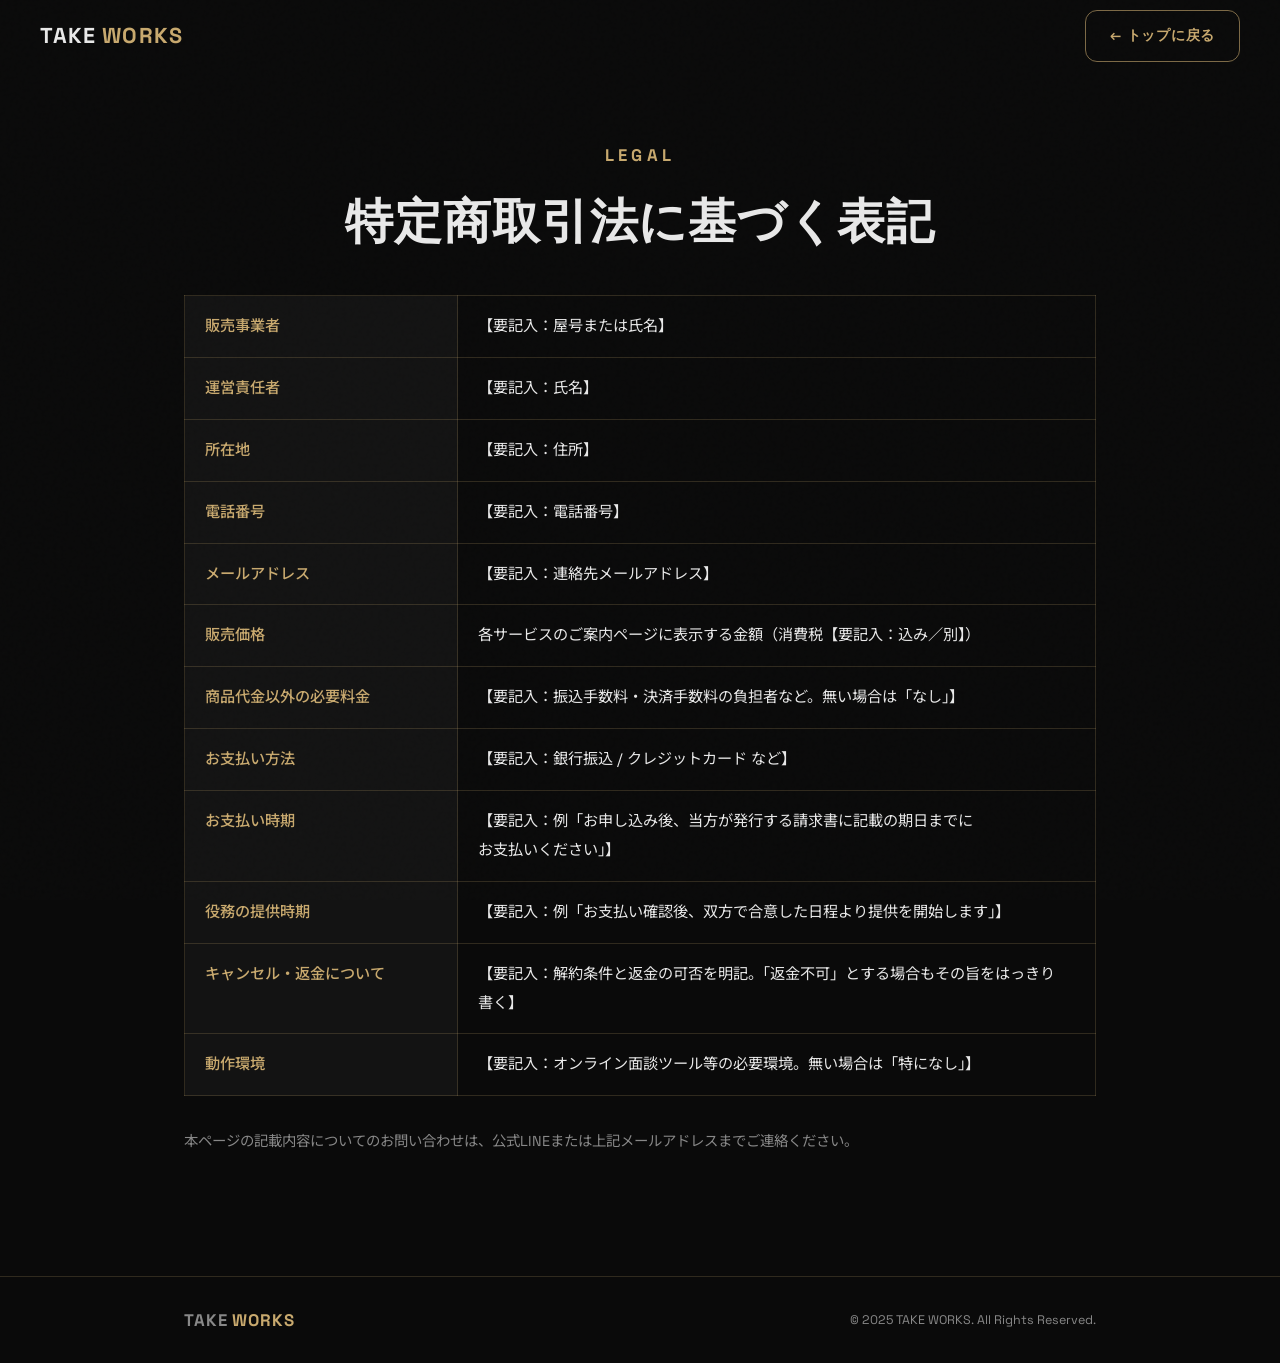
<file: tokushoho.html>
<!DOCTYPE html>
<html lang="ja">
<head>
  <meta charset="UTF-8" />
  <meta name="viewport" content="width=device-width, initial-scale=1.0" />
  <title>特定商取引法に基づく表記 | TAKE WORKS</title>
  <meta name="description" content="TAKE WORKS の特定商取引法に基づく表記です。" />
  <meta name="robots" content="noindex" />

  <link rel="preconnect" href="https://fonts.googleapis.com" />
  <link rel="preconnect" href="https://fonts.gstatic.com" crossorigin />
  <link href="https://fonts.googleapis.com/css2?family=Space+Grotesk:wght@400;500;600;700;800&family=Noto+Sans+JP:wght@300;400;500;700&display=swap" rel="stylesheet" />

  <link rel="stylesheet" href="css/style.css?v=13" />
</head>
<body>

  <nav class="nav" id="nav">
    <div class="nav__inner">
      <a href="index.html" class="nav__logo">TAKE<span> WORKS</span></a>
      <div class="nav__right">
        <a href="index.html" class="nav__cta-link">&larr; トップに戻る</a>
      </div>
    </div>
  </nav>

  <section class="section" style="padding-top: 140px;">
    <div class="container">
      <div class="section-label">LEGAL</div>
      <h2 class="section-title" style="text-wrap: unset;">特定商取引法に基づく表記</h2>

      <table class="legal-table">
        <tbody>
          <tr>
            <th>販売事業者</th>
            <td>【要記入：屋号または氏名】</td>
          </tr>
          <tr>
            <th>運営責任者</th>
            <td>【要記入：氏名】</td>
          </tr>
          <tr>
            <th>所在地</th>
            <td>【要記入：住所】</td>
          </tr>
          <tr>
            <th>電話番号</th>
            <td>【要記入：電話番号】</td>
          </tr>
          <tr>
            <th>メールアドレス</th>
            <td>【要記入：連絡先メールアドレス】</td>
          </tr>
          <tr>
            <th>販売価格</th>
            <td>各サービスのご案内ページに表示する金額（消費税【要記入：込み／別】）</td>
          </tr>
          <tr>
            <th>商品代金以外の必要料金</th>
            <td>【要記入：振込手数料・決済手数料の負担者など。無い場合は「なし」】</td>
          </tr>
          <tr>
            <th>お支払い方法</th>
            <td>【要記入：銀行振込 / クレジットカード など】</td>
          </tr>
          <tr>
            <th>お支払い時期</th>
            <td>【要記入：例「お申し込み後、当方が発行する請求書に記載の期日までにお支払いください」】</td>
          </tr>
          <tr>
            <th>役務の提供時期</th>
            <td>【要記入：例「お支払い確認後、双方で合意した日程より提供を開始します」】</td>
          </tr>
          <tr>
            <th>キャンセル・返金について</th>
            <td>【要記入：解約条件と返金の可否を明記。「返金不可」とする場合もその旨をはっきり書く】</td>
          </tr>
          <tr>
            <th>動作環境</th>
            <td>【要記入：オンライン面談ツール等の必要環境。無い場合は「特になし」】</td>
          </tr>
        </tbody>
      </table>

      <p class="legal-note">
        本ページの記載内容についてのお問い合わせは、公式LINEまたは上記メールアドレスまでご連絡ください。
      </p>
    </div>
  </section>

  <footer class="footer">
    <div class="container">
      <div class="footer__inner">
        <span class="footer__logo">TAKE<span> WORKS</span></span>
        <span class="footer__copy">&copy; 2025 TAKE WORKS. All Rights Reserved.</span>
      </div>
    </div>
  </footer>

</body>
</html>
</file>
<file: css/site.css>
/* ============================================================
   TAKE WORKS — site.css（2026-09-24〜）
   正典は DESIGN_DIRECTION.md。色・書体・余白はここのトークンだけを使う
   ============================================================ */

:root{
  --bg:#0B0A08; --surface:#141210; --surface-2:#1C1915;
  --ink:#EEE8DC; --ink-mute:#A39B8D;
  --gold:#C8A96E; --gold-soft:rgba(200,169,110,.12); --line:rgba(200,169,110,.18);
  --label-red:#8E3A2F;
  --disp:"Anton","Noto Sans JP",Impact,sans-serif;
  --num:"Barlow Condensed","Noto Sans JP",sans-serif;
  --body:"Noto Sans JP",-apple-system,BlinkMacSystemFont,"Hiragino Sans",sans-serif;
  --ease:cubic-bezier(.22,.61,.36,1);
  --r-sm:4px; --r:12px;
  color-scheme:dark;
}

*,*::before,*::after{box-sizing:border-box;margin:0;padding:0}
html{scroll-behavior:smooth;-webkit-text-size-adjust:100%;scroll-padding-top:72px}
body{background:var(--bg);color:var(--ink);font-family:var(--body);font-size:16px;line-height:1.8;
     overflow-x:hidden;word-break:auto-phrase;overflow-wrap:break-word;-webkit-font-smoothing:antialiased}
a{color:inherit;text-decoration:none}
ul{list-style:none}
img{max-width:100%;display:block}
h1,h2,h3{line-height:1.4;text-wrap:balance;font-feature-settings:"palt"}
:focus-visible{outline:2px solid var(--gold);outline-offset:4px;border-radius:var(--r-sm)}

/* うっすらした粒子。ジャケットの紙の手触り */
body::before{content:"";position:fixed;inset:0;pointer-events:none;z-index:100;opacity:.35;
  background-image:url("data:image/svg+xml,%3Csvg viewBox='0 0 256 256' xmlns='http://www.w3.org/2000/svg'%3E%3Cfilter id='n'%3E%3CfeTurbulence type='fractalNoise' baseFrequency='.9' numOctaves='4' stitchTiles='stitch'/%3E%3C/filter%3E%3Crect width='100%25' height='100%25' filter='url(%23n)' opacity='.05'/%3E%3C/svg%3E")}

.container{max-width:1040px;margin:0 auto;padding-inline:24px}
.br-sp{display:none} .br-pc{display:inline}
.ico{width:20px;height:20px;flex:none;display:inline-block;vertical-align:middle}

.skip{position:absolute;left:16px;top:-48px;z-index:200;background:var(--gold);color:var(--bg);
      padding:8px 16px;border-radius:var(--r-sm);font-weight:700}
.skip:focus{top:16px}

/* ---------- 出現アニメ ---------- */
.fade-in,.reveal{opacity:0;transform:translateY(16px);
  transition:opacity .6s var(--ease),transform .6s var(--ease)}
.fade-in.visible,.reveal.visible{opacity:1;transform:none}

/* ---------- ボタン ---------- */
.btn{display:inline-flex;align-items:center;justify-content:center;gap:8px;min-height:48px;
     padding:12px 24px;border-radius:var(--r);font-weight:700;font-size:15px;letter-spacing:.04em;
     transition:transform .18s var(--ease),background-color .18s var(--ease),border-color .18s var(--ease)}
.btn--primary{background:var(--gold);color:var(--bg)}
.btn--primary:hover{transform:translateY(-2px)}
.btn--ghost{border:1px solid var(--line);color:var(--ink)}
.btn--ghost:hover{border-color:var(--gold);transform:translateY(-2px)}

/* ---------- ナビ ---------- */
.nav{position:fixed;inset:0 0 auto;z-index:50;transition:background-color .18s var(--ease),border-color .18s var(--ease);
     border-bottom:1px solid transparent}
.nav.scrolled{background:rgba(11,10,8,.82);backdrop-filter:blur(12px);-webkit-backdrop-filter:blur(12px);
     border-bottom-color:var(--line)}
.nav__inner{max-width:1040px;margin:0 auto;padding:0 24px;height:64px;display:flex;align-items:center;gap:32px}
.nav__logo{font-family:var(--disp);font-size:24px;letter-spacing:.04em;line-height:1;display:inline-flex;align-items:center;min-height:44px}
.nav__logo span{color:var(--gold);margin-left:.28em}
.nav__links{display:flex;gap:24px;margin-left:auto}
.nav__links a{font-family:var(--num);font-weight:600;font-size:15px;letter-spacing:.16em;color:var(--ink-mute);
     padding:12px 0;transition:color .18s var(--ease)}
.nav__links a:hover{color:var(--ink)}
.nav__cta{display:inline-flex;align-items:center;gap:8px;min-height:44px;padding:8px 16px;
     border:1px solid var(--gold);border-radius:999px;color:var(--gold);font-weight:700;font-size:14px;
     transition:background-color .18s var(--ease),color .18s var(--ease)}
.nav__cta .ico{width:16px;height:16px}
.nav__cta:hover{background:var(--gold);color:var(--bg)}
.nav__burger{display:none;margin-left:auto;width:44px;height:44px;background:none;border:0;cursor:pointer;
     flex-direction:column;justify-content:center;align-items:center;gap:6px}
.nav__burger span{display:block;width:22px;height:2px;background:var(--ink);border-radius:2px}
.nav__mobile{display:none}

/* ---------- ヒーロー（中央揃え1列。2026-09-24 レコード盤は本人判断で撤去） ---------- */
.hero{position:relative;overflow:hidden;padding-block:176px 96px}
.hero__grid{position:absolute;inset:0;pointer-events:none;
  background-image:
    linear-gradient(rgba(200,169,110,.04) 1px,transparent 1px),
    linear-gradient(90deg,rgba(200,169,110,.04) 1px,transparent 1px);
  background-size:80px 80px}
.hero__inner{position:relative;max-width:960px;margin:0 auto;padding-inline:24px;
  display:flex;flex-direction:column;align-items:center;text-align:center}
.hero__label{display:flex;flex-wrap:wrap;justify-content:center;align-items:center;gap:8px 12px;
  font-family:var(--num);font-weight:700;font-size:16px;letter-spacing:.24em;color:var(--gold);margin-bottom:24px}
.hero__x{color:var(--ink-mute);letter-spacing:0}
.hero__headline{font-size:clamp(28px,4.2vw,54px);font-weight:700;line-height:1.45;letter-spacing:.01em}
.hero__headline span{display:block;color:var(--gold)}
.hero__sub{margin:24px auto 0;color:var(--ink-mute);font-size:16px;max-width:42em}
.hero__btns{display:flex;flex-wrap:wrap;justify-content:center;gap:12px;margin-top:32px}

/* 音の波形。バーはJSで並べる（装飾なので、JSが無くても本文は困らない） */
.wave{display:flex;align-items:center;justify-content:center;gap:4px;height:40px;margin-top:32px}
.wave i{display:block;width:4px;border-radius:2px;background:var(--gold);opacity:.85;
  height:calc(var(--h,.5) * 100%);transform-origin:center;animation:eq 1.6s ease-in-out infinite;
  animation-delay:calc(var(--d,0) * -1s)}
.wave i:nth-child(n+14){background:var(--ink-mute);opacity:.35}
@keyframes eq{0%,100%{transform:scaleY(1)}50%{transform:scaleY(.55)}}
.wave--mini{height:16px;margin:0;gap:3px;justify-content:flex-start}
.wave--mini i{width:3px;animation:none}

/* ---------- セクション共通 ---------- */
.section{padding-block:120px;position:relative}
.eyebrow{font-family:var(--num);font-weight:700;font-size:14px;letter-spacing:.3em;color:var(--gold)}
.section-head{margin-bottom:48px}
.section-title{font-size:clamp(26px,3.4vw,38px);font-weight:700;margin-top:8px}
.section-lead{margin-top:16px;color:var(--ink-mute);max-width:40em}

/* ---------- プロフィール ---------- */
.who{padding-block:0 96px}
.profile{display:grid;grid-template-columns:auto minmax(0,1fr);gap:48px;align-items:center;
  background:var(--surface);border:1px solid var(--line);border-radius:var(--r);padding:48px}
.profile__disc{position:relative;width:200px;aspect-ratio:1;border-radius:50%;display:grid;place-items:center;
  background:
    repeating-radial-gradient(circle,rgba(255,255,255,.04) 0 1px,transparent 1px 4px),
    radial-gradient(circle,#1a1814 0 60%,#0d0c0a 60.5% 100%);
  box-shadow:0 16px 40px rgba(0,0,0,.6),0 0 0 1px rgba(255,255,255,.04)}
.profile__disc img{width:120px;height:120px;border-radius:50%;object-fit:cover;
  box-shadow:0 0 0 4px var(--label-red),0 0 0 5px rgba(0,0,0,.4)}
.profile__name{font-family:var(--disp);font-weight:400;font-size:36px;letter-spacing:.04em;margin-top:8px;line-height:1.1}
.profile__title{font-family:var(--num);font-weight:700;font-size:18px;letter-spacing:.08em;color:var(--gold);margin:8px 0 16px}
.profile__bio{color:var(--ink-mute);max-width:40em}
.profile__bio+.profile__bio{margin-top:12px}
.tags{display:flex;flex-wrap:wrap;gap:8px;margin-top:24px}
.tags li{font-size:13px;color:var(--ink-mute);border:1px solid var(--line);border-radius:999px;padding:4px 12px}

/* ---------- WORKS（トラックリスト） ---------- */
.works{background:linear-gradient(180deg,var(--bg),var(--surface) 12%,var(--surface) 88%,var(--bg))}
.works-list{counter-reset:track;border-top:1px solid var(--line)}
.work-card{counter-increment:track;display:grid;grid-template-columns:64px minmax(0,1fr);column-gap:24px;
  padding-block:32px;border-bottom:1px solid var(--line);position:relative}
.work-card::before{content:counter(track,decimal-leading-zero);grid-row:1/99;
  font-family:var(--num);font-weight:700;font-size:28px;line-height:1;color:var(--gold);font-variant-numeric:tabular-nums;padding-top:4px}
.work-card>*{grid-column:2}
.work-card__meta{display:flex;flex-wrap:wrap;align-items:center;gap:12px}
.work-card__type{display:inline-flex;align-items:center;gap:8px;font-family:var(--num);font-weight:700;font-size:13px;
  letter-spacing:.14em;color:var(--gold);background:var(--gold-soft);border-radius:999px;padding:4px 12px 4px 8px}
.work-card__type .ico{width:16px;height:16px}
.work-card__date{font-family:var(--num);font-weight:600;font-size:14px;letter-spacing:.08em;color:var(--ink-mute);
  font-variant-numeric:tabular-nums}
.work-card__title{font-family:var(--disp);font-weight:400;font-size:clamp(26px,3.2vw,34px);letter-spacing:.03em;
  line-height:1.2;margin-top:12px}
.work-card__desc{color:var(--ink-mute);margin-top:8px;max-width:40em}
.work-card__links{display:flex;flex-wrap:wrap;gap:8px;margin-top:16px}
.work-card__links a,.release__title{display:inline-flex;align-items:center;gap:8px;min-height:44px;padding:8px 16px;
  border:1px solid var(--line);border-radius:999px;font-size:14px;font-weight:500;
  transition:border-color .18s var(--ease),color .18s var(--ease)}
.work-card__links a::after{content:"↗";color:var(--gold);font-size:13px}
.work-card__links a:hover,.release__title:hover{border-color:var(--gold);color:var(--gold)}
.work-card__releases{display:flex;flex-direction:column;gap:8px;margin-top:16px}
.release{display:flex;flex-wrap:wrap;align-items:center;gap:8px 12px}
.release__note{font-size:13px;color:var(--ink-mute)}

/* ---------- MEDIA ---------- */
.line-card{display:grid;grid-template-columns:auto minmax(0,1fr) auto;gap:24px;align-items:center;
  padding:32px;border-radius:var(--r);background:
    radial-gradient(60% 120% at 0% 50%,rgba(200,169,110,.14),transparent 70%),var(--surface);
  border:1px solid var(--gold);transition:transform .18s var(--ease)}
.line-card:hover{transform:translateY(-2px)}
.line-card__icon{width:64px;height:64px;border-radius:50%;display:grid;place-items:center;background:var(--gold);color:var(--bg)}
.line-card__icon .ico{width:32px;height:32px}
.line-card__name{display:block;font-size:22px;font-weight:700}
.line-card__note{display:block;color:var(--ink-mute);font-size:15px;margin-top:4px}
.line-card__cta{display:inline-flex;align-items:center;gap:8px;min-height:48px;padding:12px 24px;border-radius:var(--r);
  background:var(--gold);color:var(--bg);font-weight:700;white-space:nowrap}

.shelves{display:grid;grid-template-columns:repeat(3,minmax(0,1fr));gap:24px;margin-top:48px}
.shelf{background:var(--surface);border:1px solid var(--line);border-radius:var(--r);padding:24px}
.shelf__title{display:flex;align-items:baseline;gap:12px;font-size:18px;font-weight:700;padding-bottom:16px;
  border-bottom:1px solid var(--line);margin-bottom:8px}
.shelf__title span{font-family:var(--disp);font-weight:400;font-size:24px;letter-spacing:.06em;color:var(--gold);line-height:1}
.media-row{display:grid;grid-template-columns:24px minmax(0,1fr) 16px;grid-template-rows:auto auto;column-gap:12px;
  align-items:center;padding:12px 8px;margin-inline:-8px;border-radius:8px;min-height:56px;
  transition:background-color .18s var(--ease)}
.media-row>.ico:first-child{grid-row:1/3;color:var(--gold);width:24px;height:24px}
.media-row__name{font-weight:700;font-size:16px;line-height:1.4}
.media-row__note{grid-column:2;font-size:13px;color:var(--ink-mute);line-height:1.5}
.media-row__go{grid-row:1/3;grid-column:3;width:16px;height:16px;color:var(--ink-mute);
  transition:transform .18s var(--ease),color .18s var(--ease)}
.media-row:hover{background:var(--surface-2)}
.media-row:hover .media-row__go{color:var(--gold);transform:translate(2px,-2px)}

/* ---------- フッター ---------- */
.footer{border-top:1px solid var(--line);padding-block:48px}
.footer__inner{display:flex;flex-wrap:wrap;align-items:center;justify-content:space-between;gap:16px}
.footer__logo{font-family:var(--disp);font-size:22px;letter-spacing:.04em}
.footer__logo span{color:var(--gold)}
.footer__copy{font-size:13px;color:var(--ink-mute)}

/* ---------- 画面が狭いとき ---------- */
@media (max-width:900px){
  .shelves{grid-template-columns:minmax(0,1fr)}
}
@media (max-width:720px){
  .br-sp{display:inline} .br-pc{display:none}
  .nav__links,.nav__cta{display:none}
  .nav__burger{display:flex}
  .nav__mobile.open{display:block;background:rgba(11,10,8,.96);border-bottom:1px solid var(--line)}
  .nav__mobile ul{padding:8px 24px 24px}
  .nav__mobile a{display:block;padding:12px 0;min-height:44px;font-family:var(--num);font-weight:700;
    font-size:18px;letter-spacing:.12em;border-bottom:1px solid var(--line)}
  .hero{padding-block:120px 64px}
  .section{padding-block:80px}
  .who{padding-block:0 64px}
  .profile{grid-template-columns:minmax(0,1fr);padding:32px 24px;gap:24px;justify-items:center}
  .profile__disc{width:168px}
  .profile__disc img{width:100px;height:100px}
  .profile__body{width:100%}
  .work-card{grid-template-columns:44px minmax(0,1fr);column-gap:16px;padding-block:24px}
  .work-card::before{font-size:22px}
  .line-card{grid-template-columns:auto minmax(0,1fr);padding:24px;gap:16px}
  .line-card__icon{width:52px;height:52px}
  .line-card__icon .ico{width:26px;height:26px}
  .line-card__cta{grid-column:1/-1;justify-content:center}
  .footer__inner{flex-direction:column;align-items:flex-start}
}

@media (prefers-reduced-motion:reduce){
  *{animation:none!important;transition:none!important}
  .fade-in,.reveal{opacity:1;transform:none}
  html{scroll-behavior:auto}
}

/* 和文の作品名。英字用の極太書体は和文を持たないので、和文の太字で重さを合わせる */
.work-card__title--ja{font-family:var(--body);font-weight:700;letter-spacing:.02em}

/* サブページ（music/）の先頭セクション。固定ナビ（64px）の下から始める */
.section--page{padding-top:120px}
@media (max-width:720px){.section--page{padding-top:96px}}
</file>
<file: take-works-cafe/styles.css>
:root {
  --bg: #f5efe4;
  --surface: #fffdf8;
  --ink: #1f1a17;
  --muted: #766b61;
  --coffee: #5a3825;
  --coffee-dark: #2e1d15;
  --green: #1f3b2d;
  --green-soft: #dde6d8;
  --brass: #b88945;
  --line: #ded2c4;
  --white: #ffffff;
  --shadow: 0 24px 70px rgba(38, 25, 18, 0.14);
  --radius: 24px;
}

* { box-sizing: border-box; }
html { scroll-behavior: smooth; scroll-padding-top: 88px; }
body {
  margin: 0;
  color: var(--ink);
  background: var(--bg);
  font-family: "Noto Sans JP", sans-serif;
  font-size: 16px;
  line-height: 1.85;
  font-synthesis: none;
  overflow-x: hidden;
}
img { display: block; max-width: 100%; }
a { color: inherit; }
button, input, select, textarea { font: inherit; }
.container { width: min(1120px, calc(100% - 48px)); margin: 0 auto; }
.narrow { width: min(760px, calc(100% - 48px)); }
.centered { text-align: center; }
.text-line { display: block; }
.skip-link {
  position: fixed;
  z-index: 100;
  top: -80px;
  left: 14px;
  padding: 8px 14px;
  color: var(--surface);
  background: var(--ink);
  border-radius: 999px;
  text-decoration: none;
}
.skip-link:focus { top: 14px; }
.sr-only {
  position: absolute;
  width: 1px;
  height: 1px;
  padding: 0;
  margin: -1px;
  overflow: hidden;
  clip: rect(0, 0, 0, 0);
  white-space: nowrap;
  border: 0;
}

.site-header {
  position: sticky;
  top: 0;
  z-index: 40;
  height: 78px;
  background: rgba(255, 253, 248, 0.92);
  border-bottom: 1px solid rgba(222, 210, 196, 0.86);
  backdrop-filter: blur(14px);
}
.header-inner,
.footer-inner {
  height: 100%;
  display: flex;
  align-items: center;
  justify-content: space-between;
}
.logo {
  display: inline-flex;
  align-items: center;
  gap: 10px;
  color: var(--ink);
  font-family: Inter, "Noto Sans JP", sans-serif;
  font-size: 17px;
  font-weight: 800;
  letter-spacing: 0.04em;
  text-decoration: none;
}
.logo-mark {
  display: grid;
  width: 34px;
  height: 34px;
  place-items: center;
  color: var(--surface);
  background: var(--green);
  border-radius: 50%;
  font-size: 15px;
}
.site-nav {
  display: flex;
  align-items: center;
  gap: 26px;
  font-family: Inter, "Noto Sans JP", sans-serif;
  font-size: 13px;
  font-weight: 700;
  letter-spacing: 0.02em;
}
.site-nav a {
  text-decoration: none;
  transition: color 0.2s ease;
}
.site-nav a:hover { color: var(--brass); }
.menu-toggle { display: none; }

.button {
  display: inline-flex;
  min-height: 56px;
  align-items: center;
  justify-content: center;
  padding: 14px 28px;
  color: var(--surface);
  background: var(--green);
  border: 1px solid var(--green);
  border-radius: 999px;
  font-weight: 800;
  line-height: 1.35;
  text-decoration: none;
  cursor: pointer;
  transition: transform 0.2s ease, box-shadow 0.2s ease, background 0.2s ease;
}
.button:hover,
.button:focus-visible {
  background: #172c22;
  box-shadow: 0 14px 28px rgba(31, 59, 45, 0.2);
  transform: translateY(-1px);
}
.button:focus-visible,
.text-link:focus-visible,
summary:focus-visible,
input:focus,
select:focus,
textarea:focus {
  outline: 3px solid rgba(184, 137, 69, 0.3);
  outline-offset: 3px;
}
.button-small {
  min-height: 42px;
  padding: 10px 18px;
  font-size: 13px;
}
.button-secondary {
  color: var(--green);
  background: rgba(255, 253, 248, 0.82);
  border-color: rgba(31, 59, 45, 0.3);
}
.button-secondary:hover,
.button-secondary:focus-visible {
  color: var(--surface);
  background: var(--green);
}
.button-light {
  color: var(--green);
  background: var(--surface);
  border-color: var(--surface);
}
.button-light:hover,
.button-light:focus-visible {
  color: var(--surface);
  background: var(--brass);
  border-color: var(--brass);
}

.hero {
  position: relative;
  min-height: 720px;
  display: grid;
  align-items: center;
  overflow: hidden;
  isolation: isolate;
  background: var(--coffee-dark);
}
.hero-media {
  position: absolute;
  inset: 0;
  z-index: -2;
}
.hero-media img {
  width: 100%;
  height: 100%;
  object-fit: cover;
  object-position: 58% center;
}
.hero-media::after {
  content: "";
  position: absolute;
  inset: 0;
  background:
    linear-gradient(90deg, rgba(31, 26, 23, 0.76) 0%, rgba(31, 26, 23, 0.58) 33%, rgba(31, 26, 23, 0.08) 70%),
    linear-gradient(0deg, rgba(46, 29, 21, 0.26), rgba(46, 29, 21, 0));
}
.hero-inner { padding: 72px 0 56px; }
.hero-copy {
  width: min(640px, 100%);
  padding: clamp(30px, 5vw, 56px);
  color: var(--surface);
  background: linear-gradient(115deg, rgba(46, 29, 21, 0.74), rgba(46, 29, 21, 0.42));
  border: 1px solid rgba(255, 253, 248, 0.22);
  border-radius: 34px;
  box-shadow: var(--shadow);
  backdrop-filter: blur(8px);
}
.hero h1 {
  margin: 0;
  font-family: Inter, "Noto Sans JP", sans-serif;
  font-size: clamp(48px, 7.8vw, 94px);
  font-weight: 800;
  line-height: 0.98;
  letter-spacing: -0.055em;
}
.hero-lead {
  margin: 24px 0 14px;
  font-family: "Noto Serif JP", serif;
  font-size: clamp(30px, 4.1vw, 48px);
  font-weight: 700;
  line-height: 1.34;
  letter-spacing: -0.02em;
}
.hero-text {
  max-width: 520px;
  margin: 0 0 28px;
  color: rgba(255, 253, 248, 0.88);
  font-size: 17px;
  line-height: 1.9;
}
.hero-actions {
  display: flex;
  flex-wrap: wrap;
  gap: 13px;
}
.hero-tags {
  margin: 22px 0 0;
  color: rgba(255, 253, 248, 0.74);
  font-family: Inter, sans-serif;
  font-size: 13px;
  font-weight: 700;
  letter-spacing: 0.08em;
}

.section { padding: 108px 0; }
.section-label {
  margin: 0 0 14px;
  color: var(--brass);
  font-family: Inter, "Noto Sans JP", sans-serif;
  font-size: clamp(16px, 1.45vw, 18px);
  font-weight: 800;
  line-height: 1.55;
  letter-spacing: 0.08em;
}
.section h2 {
  margin: 0;
  color: var(--ink);
  font-family: "Noto Serif JP", serif;
  font-size: clamp(32px, 4.2vw, 52px);
  font-weight: 700;
  line-height: 1.36;
  letter-spacing: -0.035em;
  overflow-wrap: break-word;
  text-wrap: balance;
}
.section h3 {
  margin: 0;
  font-family: "Noto Serif JP", serif;
  font-size: 21px;
  font-weight: 700;
  line-height: 1.5;
  text-wrap: balance;
}
.experience-grid h3,
.event-ticket h3 {
  font-family: "DM Serif Display", "Noto Serif JP", serif;
  font-weight: 400;
  letter-spacing: 0.01em;
}
.section p { color: var(--muted); }
.section-heading {
  max-width: 760px;
  margin-bottom: 48px;
}
.section-heading.centered {
  margin-right: auto;
  margin-left: auto;
}

.concept {
  background:
    radial-gradient(circle at 8% 10%, rgba(184, 137, 69, 0.14), transparent 30%),
    var(--bg);
}
.concept-grid {
  display: grid;
  grid-template-columns: minmax(0, 0.95fr) minmax(0, 1.05fr);
  gap: clamp(42px, 7vw, 96px);
  align-items: start;
}
.concept-body {
  padding-top: 52px;
  border-top: 1px solid var(--line);
}
.concept h2 {
  font-size: clamp(32px, 3.4vw, 44px);
}
.concept-body p {
  margin: 0;
  font-size: 18px;
  line-height: 2;
}
.concept-body p + p { margin-top: 18px; }

.why {
  background: var(--surface);
}
.record-row {
  display: grid;
  grid-template-columns: repeat(3, 1fr);
  gap: 22px;
  min-width: 0;
}
.record-card {
  position: relative;
  min-width: 0;
  min-height: 330px;
  padding: 118px 30px 30px;
  display: flex;
  flex-direction: column;
  justify-content: flex-end;
  overflow: hidden;
  background:
    linear-gradient(145deg, rgba(31, 59, 45, 0.92), rgba(46, 29, 21, 0.95)),
    var(--green);
  border: 1px solid rgba(184, 137, 69, 0.34);
  border-radius: 28px;
  color: var(--surface);
  box-shadow: var(--shadow);
}
.record-card:nth-child(2) {
  background: linear-gradient(145deg, rgba(90, 56, 37, 0.94), rgba(46, 29, 21, 0.96));
}
.record-card:nth-child(3) {
  background: linear-gradient(145deg, rgba(31, 26, 23, 0.94), rgba(31, 59, 45, 0.95));
}
.record-card::after {
  content: "";
  position: absolute;
  inset: auto -42px -56px auto;
  width: 190px;
  height: 190px;
  border: 1px solid rgba(184, 137, 69, 0.2);
  border-radius: 50%;
  pointer-events: none;
}
.record-illustration {
  position: absolute;
  top: 28px;
  right: 28px;
  width: 116px;
  height: 116px;
  display: grid;
  place-items: center;
  color: rgba(255, 253, 248, 0.78);
  border-radius: 50%;
  transform: rotate(4deg);
}
.record-illustration::before {
  content: "";
  position: absolute;
  inset: 2px;
  border: 1px solid rgba(255, 253, 248, 0.24);
  border-radius: 50%;
  background:
    radial-gradient(circle at 50% 50%, rgba(255, 253, 248, 0.12) 0 6%, transparent 7%),
    repeating-radial-gradient(circle at 50% 50%, rgba(255, 253, 248, 0.11) 0 1px, transparent 1px 9px),
    rgba(255, 253, 248, 0.04);
  box-shadow: inset 0 0 0 9px rgba(31, 26, 23, 0.1);
}
.record-illustration::after {
  content: "";
  position: absolute;
  top: 9px;
  right: 18px;
  width: 8px;
  height: 8px;
  background: var(--brass);
  border-radius: 50%;
  box-shadow: 0 0 0 5px rgba(184, 137, 69, 0.15);
}
.record-illustration svg,
.experience-top svg {
  position: relative;
  z-index: 1;
  width: 100%;
  height: 100%;
  fill: none;
  stroke: currentColor;
  stroke-width: 3.5;
  stroke-linecap: round;
  stroke-linejoin: round;
}
.record-card:nth-child(2) .record-illustration {
  color: rgba(255, 253, 248, 0.86);
  transform: rotate(-6deg);
}
.record-card:nth-child(2) .record-illustration::before {
  background:
    radial-gradient(circle at 50% 50%, rgba(184, 137, 69, 0.5) 0 7%, transparent 8%),
    repeating-radial-gradient(circle at 50% 50%, rgba(255, 253, 248, 0.12) 0 1px, transparent 1px 9px),
    rgba(184, 137, 69, 0.12);
}
.record-card:nth-child(3) .record-illustration {
  color: rgba(255, 253, 248, 0.88);
  transform: rotate(7deg);
}
.record-card:nth-child(3) .record-illustration::before {
  background:
    linear-gradient(90deg, transparent 0 17%, rgba(184, 137, 69, 0.18) 17% 19%, transparent 19% 40%, rgba(184, 137, 69, 0.18) 40% 42%, transparent 42% 65%, rgba(184, 137, 69, 0.18) 65% 67%, transparent 67%),
    rgba(255, 253, 248, 0.04);
}
.record-card .card-label {
  color: var(--brass);
  font-family: Inter, sans-serif;
  font-size: 13px;
  font-weight: 800;
  letter-spacing: 0.12em;
}
.record-card h3 {
  margin-top: 10px;
  color: var(--surface);
}
.record-card p {
  margin: 12px 0 0;
  color: rgba(255, 253, 248, 0.78);
}

.music-grid,
.shop-grid,
.event-grid,
.private-grid,
.contact-grid {
  display: grid;
  grid-template-columns: minmax(360px, 0.92fr) minmax(0, 1.08fr);
  gap: clamp(44px, 7vw, 96px);
  align-items: center;
}
.image-frame {
  overflow: hidden;
  background: var(--surface);
  border: 1px solid rgba(222, 210, 196, 0.92);
  border-radius: var(--radius);
  box-shadow: var(--shadow);
}
.image-frame img {
  width: 100%;
  height: 100%;
  object-fit: cover;
}
.music .image-frame { aspect-ratio: 4 / 5; }
.section-copy > p:not(.section-label),
.event-copy > p:not(.section-label),
.contact-copy > p:not(.section-label) {
  margin: 22px 0 0;
  font-size: 16px;
  line-height: 1.95;
}
.time-list {
  margin-top: 28px;
  border-top: 1px solid var(--line);
}
.time-list div {
  display: grid;
  grid-template-columns: 120px minmax(0, 1fr);
  gap: 18px;
  padding: 18px 0;
  border-bottom: 1px solid var(--line);
}
.time-list span {
  color: var(--coffee);
  font-family: Inter, sans-serif;
  font-weight: 800;
}
.time-list p { margin: 0; }

.experience {
  background: var(--green);
}
.experience .section-label,
.event .section-label { color: var(--brass); }
.experience h2,
.experience h3,
.experience .experience-grid span {
  color: var(--surface);
}
.experience-grid {
  display: grid;
  grid-template-columns: repeat(4, 1fr);
  gap: 1px;
  overflow: hidden;
  border: 1px solid rgba(255, 253, 248, 0.22);
  border-radius: 28px;
  background: rgba(255, 253, 248, 0.18);
}
.experience-grid article {
  min-width: 0;
  min-height: 248px;
  padding: 28px;
  background: rgba(255, 253, 248, 0.06);
}
.experience-top {
  min-height: 78px;
  display: flex;
  align-items: flex-start;
  justify-content: space-between;
  margin-bottom: 52px;
}
.experience-grid span {
  display: block;
  font-family: Inter, sans-serif;
  font-size: 13px;
  font-weight: 800;
  letter-spacing: 0.13em;
}
.experience-top svg {
  width: 56px;
  height: 56px;
  padding: 12px;
  color: var(--brass);
  background:
    radial-gradient(circle at 50% 50%, rgba(184, 137, 69, 0.2) 0 7%, transparent 8%),
    repeating-radial-gradient(circle at 50% 50%, rgba(255, 253, 248, 0.1) 0 1px, transparent 1px 6px),
    rgba(255, 253, 248, 0.06);
  border: 1px solid rgba(184, 137, 69, 0.45);
  border-radius: 50%;
  stroke-width: 3.5;
}
.experience-grid p {
  margin: 10px 0 0;
  color: rgba(255, 253, 248, 0.78);
}

.shop { background: var(--bg); }
.shop-grid {
  grid-template-columns: minmax(0, 1fr) minmax(360px, 0.92fr);
}
.shop-image { aspect-ratio: 4 / 5; }
.menu-board {
  margin-top: 30px;
  padding: 8px 0;
  border-top: 2px solid var(--coffee);
  border-bottom: 2px solid var(--coffee);
}
.menu-board div {
  display: grid;
  grid-template-columns: 190px minmax(0, 1fr);
  gap: 16px;
  padding: 16px 0;
  border-bottom: 1px solid var(--line);
}
.menu-board div:last-child { border-bottom: 0; }
.menu-board strong {
  color: var(--coffee);
  font-family: Inter, sans-serif;
  font-size: 15px;
}
.menu-board span {
  color: var(--muted);
}
.shop-note {
  margin: 20px 0 0 !important;
  padding-left: 16px;
  color: var(--coffee) !important;
  font-size: 14px !important;
  font-weight: 800;
  border-left: 3px solid var(--brass);
}

.event {
  color: var(--surface);
  background:
    radial-gradient(circle at 18% 18%, rgba(184, 137, 69, 0.18), transparent 28%),
    linear-gradient(140deg, var(--coffee-dark), var(--green));
}
.event h2,
.event p { color: var(--surface); }
.event-copy > p:not(.section-label) {
  color: rgba(255, 253, 248, 0.78);
}
.event-copy .button {
  margin-top: 30px;
}
.event-image { aspect-ratio: 5 / 4; }

.next-event {
  background:
    radial-gradient(circle at 84% 22%, rgba(184, 137, 69, 0.14), transparent 28%),
    var(--surface);
}
.next-event h2 .text-line {
  white-space: nowrap;
}
.next-event-wrap {
  display: grid;
  grid-template-columns: minmax(0, 0.92fr) minmax(360px, 0.9fr);
  gap: clamp(44px, 7vw, 96px);
  align-items: center;
}
.event-ticket {
  position: relative;
  overflow: hidden;
  padding: clamp(30px, 4vw, 44px);
  color: var(--surface);
  background:
    linear-gradient(145deg, rgba(31, 59, 45, 0.96), rgba(46, 29, 21, 0.96));
  border: 1px solid rgba(184, 137, 69, 0.45);
  border-radius: 30px;
  box-shadow: var(--shadow);
}
.event-ticket::after {
  content: "";
  position: absolute;
  right: -70px;
  bottom: -88px;
  width: 230px;
  height: 230px;
  border: 1px solid rgba(184, 137, 69, 0.22);
  border-radius: 50%;
}
.sample-badge {
  display: inline-flex;
  margin: 0 0 28px !important;
  padding: 6px 12px;
  color: var(--green) !important;
  background: var(--surface);
  border-radius: 999px;
  font-family: Inter, sans-serif;
  font-size: 12px !important;
  font-weight: 800;
  letter-spacing: 0.05em;
}
.event-date {
  margin: 0 0 14px !important;
  color: var(--brass) !important;
  font-family: Inter, sans-serif;
  font-size: 22px !important;
  font-weight: 800;
}
.event-date span {
  padding-right: 8px;
  color: var(--surface);
  font-size: clamp(42px, 6vw, 64px);
  line-height: 1;
  letter-spacing: -0.06em;
}
.event-ticket h3 {
  max-width: 420px;
  color: var(--surface);
  font-size: clamp(24px, 3vw, 34px);
  line-height: 1.25;
}
.event-ticket dl {
  margin: 28px 0 0;
  border-top: 1px solid rgba(255, 253, 248, 0.18);
}
.event-ticket dl div {
  display: grid;
  grid-template-columns: 92px minmax(0, 1fr);
  gap: 18px;
  padding: 14px 0;
  border-bottom: 1px solid rgba(255, 253, 248, 0.14);
}
.event-ticket dt {
  color: var(--brass);
  font-family: Inter, sans-serif;
  font-weight: 800;
}
.event-ticket dd {
  margin: 0;
  color: rgba(255, 253, 248, 0.82);
}
.ticket-note {
  margin: 18px 0 0 !important;
  color: rgba(255, 253, 248, 0.62) !important;
  font-size: 13px !important;
}

.selector-profile {
  color: var(--surface);
  background: var(--coffee-dark);
}
.selector-grid {
  display: grid;
  grid-template-columns: minmax(260px, 0.58fr) minmax(0, 1fr);
  gap: clamp(42px, 8vw, 110px);
  align-items: center;
}
.selector-profile h2,
.selector-profile p {
  color: var(--surface);
}
.selector-profile .section-copy > p:not(.section-label) {
  color: rgba(255, 253, 248, 0.76);
}
.selector-mark {
  aspect-ratio: 1;
  display: grid;
  place-items: center;
  align-content: center;
  gap: 8px;
  color: var(--surface);
  background:
    radial-gradient(circle at 50% 50%, rgba(184, 137, 69, 0.12), transparent 48%),
    linear-gradient(145deg, rgba(31, 59, 45, 0.72), rgba(90, 56, 37, 0.5));
  border: 1px solid rgba(184, 137, 69, 0.32);
  border-radius: 50%;
  box-shadow: var(--shadow);
}
.selector-mark span {
  font-family: Inter, sans-serif;
  font-size: clamp(58px, 9vw, 112px);
  font-weight: 800;
  line-height: 0.9;
  letter-spacing: -0.08em;
}
.selector-mark small {
  color: var(--brass);
  font-family: Inter, sans-serif;
  font-size: 12px;
  font-weight: 800;
  letter-spacing: 0.18em;
}

.private-use {
  background: var(--surface);
}
.private-grid {
  grid-template-columns: minmax(0, 0.95fr) minmax(360px, 1.05fr);
}
.text-link {
  display: inline-flex;
  margin-top: 26px;
  color: var(--green);
  font-weight: 800;
  text-underline-offset: 6px;
}
.text-link span { padding-left: 7px; }
.use-list {
  display: grid;
  grid-template-columns: 1fr 1fr;
  gap: 16px;
}
.use-list article {
  min-height: 166px;
  padding: 24px;
  background: var(--bg);
  border: 1px solid var(--line);
  border-radius: 22px;
}
.use-list span {
  color: var(--coffee);
  font-family: Inter, sans-serif;
  font-weight: 800;
}
.use-list p { margin: 14px 0 0; }

.information {
  background: var(--bg);
}
.info-grid {
  display: grid;
  grid-template-columns: minmax(0, 0.8fr) minmax(0, 1.2fr);
  gap: clamp(42px, 7vw, 92px);
  align-items: start;
}
.info-list {
  border-top: 2px solid var(--coffee);
  border-bottom: 2px solid var(--coffee);
}
.info-list div {
  display: grid;
  grid-template-columns: 130px minmax(0, 1fr);
  gap: 20px;
  padding: 18px 0;
  border-bottom: 1px solid var(--line);
}
.info-list div:last-child {
  border-bottom: 0;
}
.info-list span {
  color: var(--coffee);
  font-family: Inter, sans-serif;
  font-weight: 800;
}
.info-list p {
  margin: 0;
}

.faq {
  background: var(--bg);
}
.faq-list {
  border-top: 1px solid var(--line);
}
details {
  border-bottom: 1px solid var(--line);
}
summary {
  display: flex;
  align-items: center;
  justify-content: space-between;
  padding: 22px 2px;
  cursor: pointer;
  font-size: 17px;
  font-weight: 800;
  line-height: 1.55;
  list-style: none;
}
summary::-webkit-details-marker { display: none; }
summary::after {
  content: "+";
  flex: 0 0 auto;
  margin-left: 18px;
  color: var(--brass);
  font-size: 26px;
  font-weight: 500;
}
details[open] summary::after { content: "−"; }
details p {
  margin: -2px 2px 22px;
}

.contact {
  background: var(--surface);
}
.contact-grid {
  grid-template-columns: minmax(0, 0.82fr) minmax(0, 1.18fr);
  align-items: start;
}
.contact-copy {
  position: sticky;
  top: 110px;
}
.portfolio-note {
  padding-top: 20px;
  color: #8c7b6c !important;
  font-size: 13px !important;
  border-top: 1px solid var(--line);
}
.contact-form {
  display: grid;
  grid-template-columns: 1fr 1fr;
  gap: 20px;
  padding: clamp(24px, 4vw, 36px);
  background: var(--bg);
  border: 1px solid var(--line);
  border-radius: var(--radius);
  box-shadow: var(--shadow);
}
.field { min-width: 0; padding: 0; margin: 0; border: 0; }
.field-full { grid-column: 1 / -1; }
.field label,
.field legend {
  display: block;
  margin-bottom: 8px;
  color: var(--ink);
  font-size: 14px;
  font-weight: 800;
}
.field label span {
  margin-left: 6px;
  color: var(--brass);
  font-size: 11px;
}
input,
select,
textarea {
  width: 100%;
  min-height: 48px;
  padding: 12px 13px;
  color: var(--ink);
  background: var(--surface);
  border: 1px solid #cfc1b2;
  border-radius: 10px;
  line-height: 1.55;
}
textarea { resize: vertical; }
.radio {
  display: inline-flex !important;
  width: auto;
  align-items: center;
  gap: 7px;
  margin: 0 18px 0 0;
  color: var(--muted) !important;
  font-weight: 600 !important;
}
.radio input {
  width: 17px;
  min-height: 17px;
  height: 17px;
  accent-color: var(--green);
}
.form-button,
.form-status { grid-column: 1 / -1; }
.form-button { width: 100%; margin-top: 4px; }
.form-status {
  min-height: 1.85em;
  margin: -6px 0 0;
  color: var(--green) !important;
  font-weight: 800;
}

.site-footer {
  height: 104px;
  color: var(--surface);
  background: var(--ink);
}
.site-footer .logo { color: var(--surface); }
.site-footer .logo-mark { background: var(--brass); }
.portfolio-link { color: rgba(255, 253, 248, 0.82); font-family: Inter, sans-serif; font-size: 12px; font-weight: 700; letter-spacing: 0.08em; text-underline-offset: 4px; }
.site-footer p {
  margin: 0;
  color: rgba(255, 253, 248, 0.64);
  font-family: Inter, sans-serif;
  font-size: 12px;
}
.mobile-cta { display: none; }

@media (max-width: 920px) {
  html { scroll-padding-top: 70px; }
  .container,
  .narrow { width: min(100% - 40px, 680px); }
  .site-header { height: 70px; }
  .logo { font-size: 15px; }
  .logo-mark { width: 30px; height: 30px; }
  .menu-toggle {
    display: grid;
    width: 40px;
    height: 40px;
    place-content: center;
    gap: 5px;
    padding: 0;
    background: transparent;
    border: 0;
    cursor: pointer;
  }
  .menu-toggle span:not(.sr-only) {
    display: block;
    width: 23px;
    height: 2px;
    background: var(--ink);
    transition: transform 0.2s ease, opacity 0.2s ease;
  }
  .menu-toggle[aria-expanded="true"] span:nth-of-type(2) { transform: translateY(7px) rotate(45deg); }
  .menu-toggle[aria-expanded="true"] span:nth-of-type(3) { opacity: 0; }
  .menu-toggle[aria-expanded="true"] span:nth-of-type(4) { transform: translateY(-7px) rotate(-45deg); }
  .site-nav {
    position: absolute;
    top: 70px;
    right: 0;
    left: 0;
    display: none;
    align-items: stretch;
    gap: 0;
    width: min(100% - 40px, 680px);
    margin: 0 auto;
    padding: 14px 18px 18px;
    background: var(--surface);
    border: 1px solid var(--line);
    border-radius: 0 0 20px 20px;
    box-shadow: var(--shadow);
  }
  .site-nav.is-open { display: grid; }
  .site-nav a:not(.button) { padding: 10px 0; }
  .site-nav .button { margin-top: 8px; }
  .hero {
    min-height: 680px;
    align-items: end;
  }
  .hero-media img { object-position: 56% center; }
  .hero-media::after {
    background:
      linear-gradient(0deg, rgba(31, 26, 23, 0.84) 0%, rgba(31, 26, 23, 0.5) 52%, rgba(31, 26, 23, 0.08) 100%);
  }
  .hero-inner { padding: 160px 0 44px; }
  .hero-copy {
    width: 100%;
    max-width: calc(100vw - 40px);
    padding: 27px 24px;
    border-radius: 26px;
  }
  .hero h1 {
    font-size: clamp(42px, 13vw, 64px);
    line-height: 1.02;
  }
  .hero-lead {
    font-size: clamp(28px, 8vw, 38px);
    line-height: 1.34;
  }
  .hero-text {
    font-size: 15px;
    line-height: 1.82;
  }
  .hero-actions { display: grid; }
  .hero-actions .button { width: 100%; }
  .hero-tags {
    font-size: 12px;
    line-height: 1.8;
  }
  .section { padding: 72px 0; }
  .section h2 {
    font-size: clamp(30px, 8vw, 38px);
    line-height: 1.4;
    overflow-wrap: anywhere;
  }
  .next-event h2 .text-line {
    font-size: clamp(25px, 7.3vw, 44px);
  }
  .concept h2 .text-line {
    font-size: clamp(24px, 7.2vw, 44px);
  }
  .section-label {
    margin-bottom: 12px;
    font-size: 17px;
    letter-spacing: 0.06em;
  }
  .concept-grid,
  .music-grid,
  .shop-grid,
  .event-grid,
  .next-event-wrap,
  .selector-grid,
  .private-grid,
  .info-grid,
  .contact-grid {
    grid-template-columns: 1fr;
    gap: 34px;
  }
  .concept-body {
    padding-top: 28px;
  }
  .concept-body p {
    font-size: 16px;
    line-height: 1.95;
  }
  .record-row,
  .experience-grid,
  .use-list {
    grid-template-columns: 1fr;
  }
  .record-card {
    min-height: 240px;
    padding-top: 104px;
  }
  .record-illustration {
    top: 22px;
    right: 18px;
    width: 94px;
    height: 94px;
    border-radius: 50%;
  }
  .record-card p,
  .experience-grid p {
    overflow-wrap: anywhere;
  }
  .record-card h3,
  .experience-grid h3,
  .concept-body p,
  .section-copy > p,
  .event-copy > p,
  .contact-copy > p {
    overflow-wrap: anywhere;
  }
  .music .image-frame,
  .shop-image,
  .event-image {
    aspect-ratio: 4 / 3;
  }
  .music .image-frame,
  .event-image {
    order: 2;
  }
  .time-list div,
  .menu-board div,
  .event-ticket dl div,
  .info-list div {
    grid-template-columns: 1fr;
    gap: 4px;
  }
  .selector-mark {
    width: min(260px, 70vw);
    margin: 0 auto;
  }
  .event-ticket {
    border-radius: 26px;
  }
  .experience-grid article {
    min-height: 0;
  }
  .experience-top {
    min-height: 62px;
    margin-bottom: 28px;
  }
  .experience-top svg {
    width: 48px;
    height: 48px;
    padding: 10px;
  }
  .contact-copy {
    position: static;
  }
  .contact-form {
    grid-template-columns: 1fr;
    gap: 17px;
  }
  .field-full,
  .form-button,
  .form-status {
    grid-column: auto;
  }
  .site-footer {
    height: 94px;
    margin-bottom: 62px;
  }
  .site-footer p { display: none; }
  .footer-inner { justify-content: center; }
  body.show-mobile-cta .mobile-cta {
    position: fixed;
    bottom: 0;
    left: 0;
    z-index: 50;
    display: flex;
    width: 100%;
    min-height: 62px;
    align-items: center;
    justify-content: center;
    color: var(--surface);
    background: var(--green);
    box-shadow: 0 -8px 24px rgba(31, 26, 23, 0.16);
    font-weight: 800;
    text-decoration: none;
  }
}

@media (max-width: 420px) {
  .container,
  .narrow { width: min(100% - 32px, 680px); }
  .hero-copy {
    max-width: calc(100vw - 32px);
  }
  .hero { min-height: 650px; }
  .hero-copy { padding: 24px 20px; }
  .hero h1 { font-size: clamp(39px, 12vw, 50px); }
  .button { min-height: 54px; padding: 13px 20px; }
  .section { padding: 64px 0; }
  .section h2 { font-size: clamp(29px, 8.6vw, 36px); }
  .record-card,
  .use-list article {
    padding: 24px 22px;
  }
}

@media (max-width: 520px) {
  .container,
  .narrow {
    width: min(312px, calc(100% - 32px));
  }
  .site-nav {
    width: min(312px, calc(100% - 32px));
  }
  .hero-copy {
    max-width: min(312px, calc(100vw - 32px));
    padding: 24px 20px;
  }
  .record-card,
  .event-ticket,
  .use-list article,
  .contact-form {
    padding-right: 20px;
    padding-left: 20px;
  }
  .experience-grid article {
    padding-right: 20px;
    padding-left: 20px;
  }
}

@media (prefers-reduced-motion: reduce) {
  *,
  *::before,
  *::after {
    scroll-behavior: auto !important;
    transition-duration: 0.01ms !important;
    animation-duration: 0.01ms !important;
  }
}
</file>
<file: take-works/styles.css>
:root {
  --ivory: #fff8f1;
  --white: #ffffff;
  --ink: #2f2a28;
  --muted: #716762;
  --coral: #f47c5a;
  --coral-dark: #e96845;
  --peach: #ffe3d6;
  --line: #eaddd2;
  --shadow: 0 16px 42px rgba(91, 62, 48, 0.1);
  --radius: 18px;
}

* { box-sizing: border-box; }
html { scroll-behavior: smooth; scroll-padding-top: 84px; }
body { margin: 0; color: var(--ink); background: var(--white); font-family: "Noto Sans JP", sans-serif; font-size: 16px; line-height: 1.85; }
img { display: block; max-width: 100%; }
a { color: inherit; }
button, input, select, textarea { font: inherit; }
.container { width: min(1120px, calc(100% - 48px)); margin: 0 auto; }
.narrow { width: min(680px, calc(100% - 48px)); }
.centered { text-align: center; }
.skip-link { position: fixed; z-index: 100; left: 14px; top: -80px; background: var(--ink); color: white; padding: 8px 14px; border-radius: 8px; text-decoration: none; }
.skip-link:focus { top: 14px; }
.sr-only { position: absolute; width: 1px; height: 1px; padding: 0; margin: -1px; overflow: hidden; clip: rect(0, 0, 0, 0); white-space: nowrap; border: 0; }

.site-header { height: 76px; background: rgba(255,255,255,.96); position: sticky; top: 0; z-index: 20; border-bottom: 1px solid rgba(234,221,210,.8); backdrop-filter: blur(12px); }
.site-header .container { width: min(1520px, calc(100% - clamp(48px, 8vw, 160px))); }
.header-inner, .footer-inner { height: 100%; display: flex; align-items: center; justify-content: space-between; }
.logo { display: inline-flex; align-items: center; gap: 9px; color: var(--ink); font-family: Inter, sans-serif; font-size: 18px; font-weight: 700; letter-spacing: .035em; text-decoration: none; }
.logo-mark { display: grid; width: 30px; height: 30px; place-items: center; color: white; background: var(--coral); border-radius: 50%; font-size: 14px; }
.site-nav { display: flex; align-items: center; gap: 27px; font-size: 14px; font-weight: 500; }
.site-nav > a:not(.button) { text-decoration: none; transition: color .2s ease; }
.site-nav > a:not(.button):hover { color: var(--coral-dark); }
.menu-toggle { display: none; }

.button { display: inline-flex; min-height: 56px; align-items: center; justify-content: center; padding: 14px 29px; color: white; background: var(--coral); border: 1px solid var(--coral); border-radius: 999px; font-weight: 700; line-height: 1.4; text-decoration: none; cursor: pointer; transition: background .2s ease, transform .2s ease, box-shadow .2s ease; }
.button:hover, .button:focus-visible { background: var(--coral-dark); border-color: var(--coral-dark); box-shadow: 0 8px 20px rgba(244,124,90,.28); transform: translateY(-1px); }
.button:focus-visible, .text-link:focus-visible, summary:focus-visible { outline: 3px solid rgba(244,124,90,.42); outline-offset: 4px; }
.button-small { min-height: 42px; padding: 10px 18px; font-size: 13px; }

.hero { position: relative; min-height: 680px; overflow: hidden; display: grid; align-items: center; isolation: isolate; }
.hero-image { position: absolute; z-index: -2; inset: 0; background: url("assets/hero-gym.png") 56% center / cover no-repeat; }
.hero-image::after { content: ""; position: absolute; inset: 0; background: linear-gradient(90deg, rgba(255,255,255,.94) 0%, rgba(255,255,255,.84) 24%, rgba(255,255,255,.28) 49%, rgba(255,255,255,0) 68%); }
.hero-content { width: min(1520px, calc(100% - clamp(48px, 8vw, 160px))); max-width: none; padding-top: 28px; }
.section-label { margin: 0 0 14px; color: var(--coral-dark); font-size: clamp(16px, 1.45vw, 18px); font-weight: 700; line-height: 1.55; letter-spacing: .03em; }
.text-line { display: block; }
.hero h1 { margin: 0; font-family: Inter, "Noto Sans JP", sans-serif; font-size: clamp(48px, 7vw, 86px); font-weight: 700; letter-spacing: -.045em; line-height: 1; }
.hero-lead { max-width: 560px; margin: 23px 0 12px; font-size: clamp(28px, 3.4vw, 42px); font-weight: 700; line-height: 1.38; letter-spacing: 0; }
.hero-copy { max-width: 480px; margin: 0 0 28px; color: #554d49; font-size: 16px; }
.hero-button { min-width: 260px; }
.hero-points { display: flex; flex-wrap: wrap; gap: 15px 21px; padding: 0; margin: 20px 0 0; color: #554d49; list-style: none; font-size: 13px; font-weight: 600; }
.hero-points li::before { content: "✓"; margin-right: 5px; color: var(--coral-dark); font-weight: 700; }

.section { padding: 104px 0; }
.section h2 { margin: 0; font-size: clamp(28px, 3.5vw, 44px); line-height: 1.48; letter-spacing: .01em; }
.section h3 { margin: 0; font-size: 20px; line-height: 1.55; }
.section p { color: var(--muted); }
.section .section-label { color: var(--coral-dark); }
.section-heading { max-width: 720px; margin-bottom: 52px; }
.section-heading.centered { margin-right: auto; margin-left: auto; }
.section-heading > p:last-child { margin-bottom: 0; }
.problem { background: var(--ivory); }
.problem h2 { margin-bottom: 24px; }
.problem p:last-child { margin-bottom: 0; }
.reason { overflow: hidden; }
.split-layout, .trial-grid { display: grid; grid-template-columns: minmax(0, 1fr) minmax(380px, .9fr); gap: clamp(48px, 8vw, 120px); align-items: center; }
.reason-copy p:last-child { margin-bottom: 0; }
.image-frame { overflow: hidden; background: var(--peach); border-radius: var(--radius); box-shadow: var(--shadow); }
.image-frame img { width: 100%; height: 100%; object-fit: cover; }
.training-image { aspect-ratio: 4 / 5; }
.solution { background: var(--ivory); }
.feature-list { border-top: 1px solid var(--line); }
.feature-item { display: grid; grid-template-columns: 87px minmax(0, 1fr); gap: 22px; padding: 29px 0; border-bottom: 1px solid var(--line); }
.feature-number { color: var(--coral); font-family: Inter, sans-serif; font-size: 14px; font-weight: 700; letter-spacing: .1em; }
.feature-item p { margin: 6px 0 0; font-size: 15px; }
.trial { background: var(--white); }
.trial-grid { grid-template-columns: minmax(380px, .9fr) minmax(0, 1fr); }
.counseling-image { aspect-ratio: 4 / 3; }
.trial-copy > p:not(.section-label) { margin: 18px 0 28px; }
.steps { padding: 0; margin: 0 0 27px; list-style: none; counter-reset: steps; }
.steps li { display: grid; grid-template-columns: 44px 1fr; gap: 14px; padding: 18px 0; border-top: 1px solid var(--line); }
.steps li:last-child { border-bottom: 1px solid var(--line); }
.steps span { color: var(--coral-dark); font-family: Inter, sans-serif; font-weight: 700; font-size: 13px; }
.steps strong { font-size: 16px; }
.steps p { margin: 2px 0 0; font-size: 14px; }
.text-link { color: var(--coral-dark); font-weight: 700; text-underline-offset: 5px; }
.text-link span { padding-left: 6px; }
.plans { background: var(--ivory); }
.sample-note { color: #8a7b74 !important; font-size: 13px; }
.plan-grid { display: grid; grid-template-columns: repeat(3, 1fr); gap: 20px; align-items: stretch; }
.plan-card { position: relative; padding: 34px 30px 31px; background: white; border: 1px solid var(--line); border-radius: var(--radius); }
.plan-card.recommended { border: 2px solid var(--coral); box-shadow: 0 13px 34px rgba(230,104,69,.14); }
.recommended-label { position: absolute; right: 18px; top: 18px; margin: 0; color: var(--coral-dark) !important; font-size: 12px; font-weight: 700; }
.plan-card h3 { font-size: 18px; }
.plan-for { margin: 5px 0 20px; font-size: 13px; }
.price { margin: 0; color: var(--ink) !important; font-family: Inter, "Noto Sans JP", sans-serif; font-size: 34px; font-weight: 700; line-height: 1.1; letter-spacing: -.04em; }
.price span { padding: 0 4px; font-family: "Noto Sans JP", sans-serif; font-size: 13px; font-weight: 500; letter-spacing: 0; }
.plan-card ul { padding: 18px 0 0; margin: 21px 0 0; border-top: 1px solid var(--line); list-style: none; color: var(--muted); font-size: 14px; }
.plan-card li { margin: 8px 0; }
.plan-card li::before { content: "✓"; color: var(--coral-dark); margin-right: 8px; }
.voices { overflow: hidden; }
.voice-grid { display: grid; grid-template-columns: repeat(3, 1fr); gap: 20px; }
blockquote { display: flex; flex-direction: column; justify-content: space-between; min-height: 222px; margin: 0; padding: 29px 28px; border: 1px solid var(--line); border-radius: var(--radius); background: var(--white); }
blockquote p { margin: 0; color: var(--ink) !important; font-size: 16px; font-weight: 500; line-height: 1.85; }
blockquote footer { margin-top: 18px; color: var(--muted); font-size: 13px; }
.faq { background: var(--ivory); }
.faq-list { border-top: 1px solid var(--line); }
details { border-bottom: 1px solid var(--line); }
summary { display: flex; align-items: center; justify-content: space-between; padding: 21px 3px; cursor: pointer; font-weight: 700; line-height: 1.5; list-style: none; }
summary::-webkit-details-marker { display: none; }
summary::after { content: "+"; flex: 0 0 auto; margin-left: 18px; color: var(--coral-dark); font-size: 23px; font-weight: 400; }
details[open] summary::after { content: "−"; }
details p { margin: -2px 3px 21px; font-size: 15px; }
.final-cta { background: var(--peach); }
.final-cta h2 { margin-bottom: 18px; }
.final-cta .button { margin-top: 12px; }
.cta-reassurance { margin-top: 15px; font-size: 13px; }
.reservation { background: var(--white); }
.reservation-wrap { display: grid; grid-template-columns: .75fr 1.25fr; gap: clamp(42px, 8vw, 110px); align-items: start; }
.reservation-intro { position: sticky; top: 105px; }
.reservation-intro h2 { margin-bottom: 18px; }
.reservation-intro p:last-child { margin-bottom: 0; }
.reservation-form { display: grid; grid-template-columns: 1fr 1fr; gap: 20px; padding: 33px; border: 1px solid var(--line); border-radius: var(--radius); box-shadow: var(--shadow); }
.field { min-width: 0; border: 0; padding: 0; margin: 0; }
.field-full { grid-column: 1 / -1; }
.field label, .field legend { display: block; margin-bottom: 7px; color: var(--ink); font-size: 14px; font-weight: 700; }
.field label span { margin-left: 6px; color: var(--coral-dark); font-size: 11px; }
input, select, textarea { width: 100%; padding: 12px 13px; color: var(--ink); border: 1px solid #d8cbc2; border-radius: 8px; background: white; line-height: 1.5; }
textarea { resize: vertical; }
input:focus, select:focus, textarea:focus { outline: 3px solid rgba(244,124,90,.2); border-color: var(--coral); }
.radio { display: inline-flex !important; width: auto; align-items: center; gap: 6px; margin: 0 18px 0 0; color: var(--muted) !important; font-weight: 500 !important; }
.radio input { width: 16px; height: 16px; accent-color: var(--coral); }
.form-button { grid-column: 1 / -1; width: 100%; margin-top: 4px; }
.form-status { grid-column: 1 / -1; min-height: 1.85em; margin: -7px 0 0; color: var(--coral-dark) !important; font-size: 14px; font-weight: 700; }
.site-footer { height: 100px; background: var(--ink); color: white; }
.site-footer .logo { color: white; }
.portfolio-link { color: rgba(255,255,255,.82); font-family: Inter, sans-serif; font-size: 12px; font-weight: 700; letter-spacing: .08em; text-underline-offset: 4px; }
.site-footer p { margin: 0; color: rgba(255,255,255,.7); font-family: Inter, sans-serif; font-size: 12px; }
.mobile-cta { display: none; }

@media (max-width: 800px) {
  html { scroll-padding-top: 68px; }
  .container, .narrow { width: min(100% - 40px, 620px); }
  .site-header { height: 68px; }
  .header-inner { position: relative; }
  .logo { font-size: 16px; }
  .logo-mark { width: 27px; height: 27px; }
  .menu-toggle { display: grid; width: 38px; height: 38px; place-content: center; gap: 5px; padding: 0; border: 0; background: transparent; cursor: pointer; }
  .menu-toggle span:not(.sr-only) { display: block; width: 22px; height: 2px; background: var(--ink); transition: transform .2s ease, opacity .2s ease; }
  .menu-toggle[aria-expanded="true"] span:nth-of-type(2) { transform: translateY(7px) rotate(45deg); }
  .menu-toggle[aria-expanded="true"] span:nth-of-type(3) { opacity: 0; }
  .menu-toggle[aria-expanded="true"] span:nth-of-type(4) { transform: translateY(-7px) rotate(-45deg); }
  .site-nav { position: absolute; top: 68px; right: -20px; left: -20px; display: none; align-items: stretch; gap: 0; padding: 15px 20px 21px; background: var(--white); border-bottom: 1px solid var(--line); box-shadow: 0 11px 18px rgba(47,42,40,.07); }
  .site-nav.is-open { display: grid; }
  .site-nav > a:not(.button) { padding: 10px 0; }
  .site-nav .button { margin-top: 8px; }
  .hero { min-height: 630px; align-items: end; }
  .hero-image { background-position: 62% center; }
  .hero-image::after { background: linear-gradient(90deg, rgba(255,255,255,.94), rgba(255,255,255,.72) 56%, rgba(255,255,255,.16)); }
  .hero-content { padding-top: 50px; padding-bottom: 75px; }
  .hero h1 { font-size: clamp(43px, 13vw, 64px); }
  .hero-lead { margin-top: 18px; font-size: clamp(29px, 8.4vw, 36px); line-height: 1.34; }
  .hero-copy { max-width: 390px; font-size: 15px; line-height: 1.78; }
  .hero-button { width: 100%; max-width: 360px; }
  .hero-points { gap: 7px 15px; font-size: 12px; }
  .section { padding: 68px 0; }
  .section h2 { font-size: clamp(29px, 7.4vw, 34px); line-height: 1.42; }
  .section-label { margin-bottom: 12px; font-size: 17px; letter-spacing: .02em; }
  .section-heading { margin-bottom: 36px; }
  .split-layout, .trial-grid, .reservation-wrap { grid-template-columns: 1fr; gap: 34px; }
  .reason-copy { order: -1; }
  .training-image { max-width: 460px; margin: 0 auto; }
  .trial-copy { order: -1; }
  .counseling-image { order: 2; }
  .feature-item { grid-template-columns: 58px minmax(0, 1fr); gap: 10px; }
  .feature-item h3 { font-size: 18px; }
  .plan-grid, .voice-grid { grid-template-columns: 1fr; gap: 14px; }
  .plan-card { padding: 27px 24px; }
  blockquote { min-height: 0; padding: 25px 23px; }
  .reservation-intro { position: static; }
  .reservation-form { grid-template-columns: 1fr; gap: 17px; padding: 25px 20px; }
  .field-full, .form-button, .form-status { grid-column: auto; }
  .site-footer { height: 92px; margin-bottom: 61px; }
  .site-footer p { display: none; }
  .footer-inner { justify-content: center; }
  .mobile-cta { position: fixed; bottom: 0; z-index: 30; display: flex; width: 100%; height: 61px; align-items: center; justify-content: center; color: white; background: var(--coral); box-shadow: 0 -4px 16px rgba(47,42,40,.13); font-size: 15px; font-weight: 700; text-decoration: none; }
}

@media (prefers-reduced-motion: reduce) { *, *::before, *::after { scroll-behavior: auto !important; transition-duration: .01ms !important; animation-duration: .01ms !important; } }
</file>
<file: css/style.css>
/* ============================================================
   TAKEWORKS — style.css
   ============================================================ */

/* ── Reset & Base ── */
*, *::before, *::after { box-sizing: border-box; margin: 0; padding: 0; }

:root {
  --bg:          #0a0a0a;
  --bg-card:     #131313;
  --bg-card-hover: #1a1a1a;
  --gold:        #c8a96e;
  --gold-dim:    rgba(200, 169, 110, 0.15);
  --gold-glow:   rgba(200, 169, 110, 0.35);
  --text:        #e8e8e8;
  --text-muted:  #888888;
  --border:      rgba(200, 169, 110, 0.2);
  --border-hover:rgba(200, 169, 110, 0.6);
  --font-en:     'Space Grotesk', sans-serif;
  --font-ja:     'Space Grotesk', 'Noto Sans JP', sans-serif;
  --ease:        cubic-bezier(0.25, 0.46, 0.45, 0.94);
  --radius-sm:   4px;
  --radius:      12px;
}

html { scroll-behavior: smooth; font-size: 16px; }

body {
  background-color: var(--bg);
  color: var(--text);
  font-family: var(--font-ja);
  line-height: 1.8;
  overflow-x: hidden;
  word-break: auto-phrase;
  overflow-wrap: break-word;
}

h1, h2, h3, .section-title, .hero__headline, .cta-band__title {
  text-wrap: balance;
}

/* ============================================================
   UTILITY CLASSES
============================================================ */
.br-sp { display: none; }
.br-pc { display: inline; }
.fit-line {
  white-space: nowrap;
  letter-spacing: -0.05em;
}
.fit-line-pc {
  letter-spacing: -0.08em;
}

a { color: inherit; text-decoration: none; }
ul { list-style: none; }
img { max-width: 100%; display: block; }
svg { display: block; }

.container {
  max-width: 960px;
  margin: 0 auto;
  padding: 0 24px;
}

/* ── Grain Texture ── */
body::before {
  content: '';
  position: fixed;
  inset: 0;
  background-image: url("data:image/svg+xml,%3Csvg viewBox='0 0 256 256' xmlns='http://www.w3.org/2000/svg'%3E%3Cfilter id='noise'%3E%3CfeTurbulence type='fractalNoise' baseFrequency='0.9' numOctaves='4' stitchTiles='stitch'/%3E%3C/filter%3E%3Crect width='100%25' height='100%25' filter='url(%23noise)' opacity='0.04'/%3E%3C/svg%3E");
  pointer-events: none;
  z-index: 9999;
  opacity: 0.4;
}

/* ── Buttons ── */
.btn {
  display: inline-flex;
  align-items: center;
  gap: 8px;
  padding: 16px 32px;
  border-radius: var(--radius);
  font-family: var(--font-en);
  font-weight: 600;
  font-size: 0.95rem;
  letter-spacing: 0.05em;
  cursor: pointer;
  transition: background-color 0.25s var(--ease), border-color 0.25s var(--ease), color 0.25s var(--ease), transform 0.25s var(--ease), opacity 0.25s var(--ease);
  border: none;
  white-space: nowrap;
}

.btn--primary {
  background: var(--gold);
  color: #000;
}
.btn--primary:hover {
  background: #e0c07c;
  transform: translateY(-2px);
  box-shadow: 0 8px 30px rgba(200, 169, 110, 0.4);
}

.btn--outline {
  background: transparent;
  color: var(--text);
  border: 1.5px solid var(--border-hover);
}
.btn--outline:hover {
  border-color: var(--gold);
  color: var(--gold);
  transform: translateY(-2px);
}

.btn--lg { padding: 24px 48px; font-size: 1.05rem; }

/* ── Section Commons ── */
.section { padding: 120px 0; }

.section-label {
  font-family: var(--font-en);
  font-size: 1.05rem;
  font-weight: 700;
  letter-spacing: 0.25em;
  color: var(--gold);
  text-transform: uppercase;
  margin-bottom: 20px;
  text-align: center;
}

.section-title {
  font-family: var(--font-en);
  font-size: clamp(1.6rem, 4vw, 3rem);
  font-weight: 800;
  line-height: 1.35;
  letter-spacing: 0.02em;
  margin-bottom: 24px;
  color: var(--text);
  text-align: center;
}
.section-title span { color: var(--gold); }
.ib { display: inline-block; white-space: nowrap; }

.section-sub {
  font-size: 1rem;
  color: var(--text-muted);
  max-width: 680px;
  margin-bottom: 60px;
  line-height: 1.8;
}

/* ── Reveal Animation ── */
.reveal {
  opacity: 0;
  transform: translateY(32px);
  transition: opacity 0.7s var(--ease), transform 0.7s var(--ease);
}
.reveal.visible {
  opacity: 1;
  transform: translateY(0);
}
.fade-in {
  opacity: 0;
  transform: translateY(24px);
  transition: opacity 0.7s var(--ease), transform 0.7s var(--ease);
}
.fade-in.visible {
  opacity: 1;
  transform: translateY(0);
}

/* ============================================================
   NAVIGATION
============================================================ */
.nav {
  position: fixed;
  top: 0;
  left: 0;
  right: 0;
  z-index: 1000;
  transition: background 0.4s var(--ease), backdrop-filter 0.4s;
}
.nav.scrolled {
  background: rgba(10, 10, 10, 0.92);
  backdrop-filter: blur(20px);
  -webkit-backdrop-filter: blur(20px);
  border-bottom: 1px solid var(--border);
}
.nav__inner {
  display: flex;
  align-items: center;
  justify-content: space-between;
  height: 72px;
  padding: 0 40px;
}
.nav__logo {
  font-family: var(--font-en);
  font-size: 1.35rem;
  font-weight: 800;
  letter-spacing: 0.05em;
  color: var(--text);
}
.nav__logo span { color: var(--gold); }

.nav__links {
  display: flex;
  align-items: center;
  gap: 36px;
}
.nav__links a {
  font-family: var(--font-en);
  font-size: 0.9rem;
  font-weight: 500;
  letter-spacing: 0.08em;
  color: var(--text-muted);
  transition: color 0.2s;
}
.nav__links a:hover { color: var(--gold); }
.nav__cta {
  padding: 12px 24px;
  border: 1.5px solid var(--border-hover) !important;
  border-radius: var(--radius);
  color: var(--text) !important;
  transition: border-color 0.2s, color 0.2s !important;
}
.nav__cta:hover { border-color: var(--gold) !important; color: var(--gold) !important; }

.nav__burger {
  display: none;
  flex-direction: column;
  align-items: center;
  justify-content: center;
  gap: 4px;
  background: none;
  border: none;
  cursor: pointer;
  /* タップ目標44×44px（ux-canon §4・見た目のバーは24pxのまま） */
  width: 44px;
  height: 44px;
  padding: 0;
}
.nav__burger span {
  display: block;
  width: 24px;
  height: 2px;
  background: var(--text);
  border-radius: 999px;
  transition: background-color 0.3s, border-color 0.3s, color 0.3s, transform 0.3s, opacity 0.3s;
}

.nav__mobile {
  display: none;
  background: rgba(10,10,10,0.97);
  border-top: 1px solid var(--border);
  padding: 20px 40px 32px;
}
.nav__mobile.open { display: block; }
.nav__mobile ul { display: flex; flex-direction: column; gap: 20px; }
.nav__mobile a {
  font-family: var(--font-en);
  font-size: 1.1rem;
  font-weight: 600;
  color: var(--text-muted);
  transition: color 0.2s;
}
.nav__mobile a:hover { color: var(--gold); }

/* ============================================================
   HERO
============================================================ */
.hero {
  position: relative;
  display: flex;
  flex-direction: column;
  justify-content: center;
  overflow: hidden;
  padding-top: 180px;
  padding-bottom: 100px;
}

/* Grid lines */
.hero__grid {
  position: absolute;
  inset: 0;
  background-image:
    linear-gradient(rgba(200,169,110,0.04) 1px, transparent 1px),
    linear-gradient(90deg, rgba(200,169,110,0.04) 1px, transparent 1px);
  background-size: 80px 80px;
  pointer-events: none;
}

/* Ambient glow */
.hero::after {
  content: '';
  position: absolute;
  top: 10%;
  left: 50%;
  transform: translateX(-50%);
  width: 600px;
  height: 600px;
  background: radial-gradient(circle, rgba(200,169,110,0.08) 0%, transparent 70%);
  pointer-events: none;
}

.hero__inner {
  position: relative;
  z-index: 1;
  display: flex;
  flex-direction: column;
  align-items: center;
  text-align: center;
  max-width: 960px;
  margin: 0 auto;
  padding: 0 40px;
  width: 100%;
}

.hero__label {
  font-family: var(--font-en);
  font-size: 1.05rem;
  font-weight: 600;
  letter-spacing: 0.25em;
  color: var(--gold);
  text-transform: uppercase;
  margin-bottom: 24px;
}

.hero__headline {
  font-family: var(--font-en);
  font-size: clamp(1.8rem, 5vw, 4.5rem);
  font-weight: 800;
  line-height: 1.3;
  letter-spacing: 0.03em;
  color: var(--text);
  margin-bottom: 24px;
}
.hero__headline span { color: var(--gold); }

.hero__sub {
  font-size: 1.05rem;
  color: var(--text-muted);
  margin-bottom: 40px;
  line-height: 1.8;
  max-width: 680px;
  margin-left: auto;
  margin-right: auto;
}

.hero__btns {
  display: flex;
  justify-content: center;
  gap: 16px;
  flex-wrap: wrap;
}

/* Mascot */
.hero__mascot {
  position: relative;
  width: 320px;
  flex-shrink: 0;
}
.gorilla-svg {
  width: 100%;
  height: auto;
  filter: drop-shadow(0 0 40px rgba(200,169,110,0.2));
  animation: float 6s ease-in-out infinite;
}
@keyframes float {
  0%, 100% { transform: translateY(0); }
  50%       { transform: translateY(-16px); }
}

.hero__mascot-glow {
  position: absolute;
  top: 50%;
  left: 50%;
  transform: translate(-50%, -50%);
  width: 280px;
  height: 280px;
  background: radial-gradient(circle, rgba(200,169,110,0.12) 0%, transparent 70%);
  pointer-events: none;
}

/* Scroll hint */
.hero__scroll-hint {
  position: absolute;
  bottom: 36px;
  left: 50%;
  transform: translateX(-50%);
  display: flex;
  flex-direction: column;
  align-items: center;
  gap: 8px;
  z-index: 1;
}
.hero__scroll-hint span {
  font-family: var(--font-en);
  font-size: 0.7rem;
  letter-spacing: 0.2em;
  color: var(--text-muted);
  text-transform: uppercase;
}
.hero__scroll-line {
  width: 1px;
  height: 48px;
  background: linear-gradient(to bottom, var(--gold), transparent);
  animation: scrollPulse 2s ease-in-out infinite;
}
@keyframes scrollPulse {
  0%, 100% { opacity: 0.3; }
  50%       { opacity: 1; }
}

/* ============================================================
   PHILOSOPHY
============================================================ */
.philosophy {
  background: var(--bg);
  position: relative;
}
.philosophy::before {
  content: '';
  position: absolute;
  top: 0; left: 0; right: 0;
  height: 1px;
  background: linear-gradient(90deg, transparent, var(--border), transparent);
}

.philosophy__inner {
  display: grid;
  grid-template-columns: 1fr 380px;
  gap: 80px;
  align-items: start;
}

.philosophy__body p {
  font-size: 1rem;
  color: var(--text-muted);
  line-height: 1.9;
  margin-bottom: 24px;
  letter-spacing: 0.02em;
}
.philosophy__body strong { color: var(--text); font-weight: 600; }

.philosophy__values {
  display: flex;
  flex-direction: column;
  gap: 20px;
  margin-top: 40px;
  padding-top: 40px;
  border-top: 1px solid var(--border);
}
.value-item {
  display: flex;
  align-items: flex-start;
  gap: 16px;
}
.value-icon { font-size: 1.4rem; flex-shrink: 0; margin-top: 2px; }
.value-item strong {
  display: block;
  font-family: var(--font-en);
  font-size: 0.95rem;
  font-weight: 700;
  color: var(--text);
  margin-bottom: 4px;
  letter-spacing: 0.03em;
}
.value-item p {
  font-size: 0.85rem;
  color: var(--text-muted);
  line-height: 1.5;
}

/* Profile Card */
.profile-card {
  background: var(--bg-card);
  border: 1px solid var(--border);
  border-radius: var(--radius);
  padding: 36px 28px;
  text-align: center;
  position: sticky;
  top: 100px;
  transition: border-color 0.3s;
}
.profile-card:hover { border-color: var(--gold); }

.profile-card__avatar {
  width: 96px;
  height: 96px;
  margin: 0 auto 20px;
}
.profile-card__avatar svg { width: 100%; height: 100%; }

.profile-card__name {
  font-family: var(--font-en);
  font-size: 1.2rem;
  font-weight: 800;
  letter-spacing: 0.05em;
  color: var(--text);
  margin-bottom: 6px;
}
.profile-card__title {
  font-family: var(--font-en);
  font-size: 0.95rem;
  font-weight: 600;
  letter-spacing: 0.12em;
  color: var(--gold);
  text-transform: uppercase;
  margin-bottom: 20px;
}
.profile-card__bio {
  font-size: 0.9rem;
  color: var(--text-muted);
  line-height: 1.8;
  margin-bottom: 24px;
  text-align: left;
}
.profile-card__tags {
  display: flex;
  flex-wrap: wrap;
  gap: 8px;
  justify-content: center;
}
.profile-card__tags span {
  font-family: var(--font-en);
  font-size: 0.75rem;
  font-weight: 600;
  color: var(--gold);
  background: var(--gold-dim);
  border: 1px solid var(--border);
  padding: 4px 12px;
  border-radius: 999px;
}

/* ============================================================
   NEWSLETTER
============================================================ */
.newsletter {
  background: #0d0d0d;
  position: relative;
}
.newsletter::before {
  content: '';
  position: absolute;
  top: 0; left: 0; right: 0;
  height: 1px;
  background: linear-gradient(90deg, transparent, var(--border), transparent);
}

.newsletter__inner {
  display: grid;
  grid-template-columns: 1fr 1fr;
  gap: 80px;
  align-items: center;
}

.newsletter__body {
  font-size: 0.97rem;
  color: var(--text-muted);
  line-height: 1.9;
  margin-bottom: 28px;
}

.newsletter__features {
  display: flex;
  flex-direction: column;
  gap: 12px;
  margin-bottom: 36px;
}
.newsletter__features li {
  display: flex;
  align-items: center;
  gap: 12px;
  font-size: 0.9rem;
  color: var(--text-muted);
}
.newsletter__features li span {
  color: var(--gold);
  font-size: 0.7rem;
  flex-shrink: 0;
}

/* Newsletter mock card */
.newsletter__card {
  display: block;
  text-decoration: none;
  color: inherit;
  background: var(--bg-card);
  border: 1px solid var(--border);
  border-radius: var(--radius);
  padding: 32px;
  position: relative;
  overflow: hidden;
  transition: border-color 0.3s, transform 0.3s;
}
.newsletter__card:hover {
  border-color: var(--gold);
  transform: translateY(-4px);
}
.newsletter__card::before {
  content: '';
  position: absolute;
  top: 0; left: 0; right: 0;
  height: 3px;
  background: linear-gradient(90deg, var(--gold), #e0c07c, var(--gold));
}

.newsletter__card-header {
  display: flex;
  gap: 6px;
  margin-bottom: 24px;
}
.newsletter__card-dot {
  width: 10px;
  height: 10px;
  border-radius: 50%;
  background: var(--border);
}
.newsletter__card-from {
  font-family: var(--font-en);
  font-size: 0.72rem;
  font-weight: 600;
  letter-spacing: 0.1em;
  color: var(--text-muted);
  text-transform: uppercase;
  margin-bottom: 12px;
}
.newsletter__card-subject {
  font-family: var(--font-ja);
  font-size: 1.05rem;
  font-weight: 700;
  color: var(--text);
  line-height: 1.5;
  margin-bottom: 16px;
}
.newsletter__card-preview {
  font-size: 0.83rem;
  color: var(--text-muted);
  line-height: 1.7;
  margin-bottom: 24px;
  padding-bottom: 20px;
  border-bottom: 1px solid rgba(255,255,255,0.05);
}
.newsletter__card-footer {
  display: flex;
  align-items: center;
  justify-content: space-between;
  font-family: var(--font-en);
  font-size: 0.8rem;
  font-weight: 600;
  color: var(--gold);
}

/* ============================================================
   MUSIC
============================================================ */
.music {
  background: linear-gradient(180deg, var(--bg) 0%, #0d0d0d 100%);
  position: relative;
  overflow: hidden;
}
.music::before {
  content: '';
  position: absolute;
  top: 0; left: 0; right: 0;
  height: 1px;
  background: linear-gradient(90deg, transparent, var(--border), transparent);
}
.music::after {
  content: '';
  position: absolute;
  bottom: -200px;
  right: -200px;
  width: 500px;
  height: 500px;
  background: radial-gradient(circle, rgba(200,169,110,0.05) 0%, transparent 70%);
  pointer-events: none;
}

.music__inner {
  display: grid;
  grid-template-columns: auto 1fr;
  gap: 80px;
  align-items: center;
  position: relative;
  z-index: 1;
}

/* Cover Art */
.music__cover {
  position: relative;
}
.music__cover-art {
  width: 280px;
  height: 280px;
  border-radius: var(--radius);
  background: linear-gradient(135deg, #1a1610 0%, #0d0b08 50%, #1a1610 100%);
  border: 1px solid var(--border);
  display: flex;
  align-items: center;
  justify-content: center;
  position: relative;
  overflow: hidden;
  transition: transform 0.4s var(--ease), box-shadow 0.4s;
}
.music__cover-art:hover {
  transform: translateY(-8px) rotate(1deg);
  box-shadow: 0 30px 60px rgba(200,169,110,0.2);
}
.music__cover-art::before {
  content: '';
  position: absolute;
  inset: 0;
  background: repeating-linear-gradient(
    45deg,
    transparent,
    transparent 2px,
    rgba(200,169,110,0.02) 2px,
    rgba(200,169,110,0.02) 4px
  );
}
.music__cover-placeholder {
  text-align: center;
  position: relative;
  z-index: 1;
}
.music__cover-title {
  display: block;
  font-family: var(--font-en);
  font-size: 2.6rem;
  font-weight: 800;
  letter-spacing: 0.2em;
  color: var(--gold);
  text-shadow: 0 0 40px rgba(200,169,110,0.5);
}
.music__cover-sub {
  display: block;
  font-family: var(--font-en);
  font-size: 0.75rem;
  font-weight: 600;
  letter-spacing: 0.3em;
  color: var(--text-muted);
  margin-top: 8px;
}
.music__cover-lines {
  display: flex;
  justify-content: center;
  gap: 6px;
  margin-top: 20px;
}
.music__cover-lines div {
  height: 3px;
  border-radius: 999px;
  background: var(--gold);
  animation: barAnim 1.2s ease-in-out infinite alternate;
}
.music__cover-lines div:nth-child(1) { width: 20px; animation-delay: 0s; }
.music__cover-lines div:nth-child(2) { width: 40px; animation-delay: 0.2s; }
.music__cover-lines div:nth-child(3) { width: 28px; animation-delay: 0.4s; }
@keyframes barAnim {
  from { opacity: 0.3; transform: scaleY(0.5); }
  to   { opacity: 1;   transform: scaleY(1.2); }
}

.music__cover-glow {
  position: absolute;
  inset: -20px;
  background: radial-gradient(circle at 50% 50%, rgba(200,169,110,0.12) 0%, transparent 60%);
  pointer-events: none;
}

/* Tracklist */
.music__tracklist {
  margin-bottom: 36px;
}
.music__track {
  display: flex;
  align-items: center;
  gap: 20px;
  padding: 16px 0;
  border-bottom: 1px solid rgba(255,255,255,0.05);
  transition: background-color 0.2s, border-color 0.2s, color 0.2s, transform 0.2s, opacity 0.2s;
  cursor: default;
}
.music__track:hover .track-name { color: var(--gold); }
.music__track:hover { padding-left: 8px; }
.track-num {
  font-family: var(--font-en);
  font-size: 0.78rem;
  font-weight: 600;
  color: var(--text-muted);
  width: 24px;
  letter-spacing: 0.05em;
}
.track-name {
  font-family: var(--font-en);
  font-size: 1.05rem;
  font-weight: 600;
  letter-spacing: 0.12em;
  color: var(--text);
  transition: color 0.2s;
}

.music__platforms {
  display: flex;
  gap: 12px;
  flex-wrap: wrap;
}
.music__platform-btn {
  display: inline-flex;
  align-items: center;
  gap: 8px;
  padding: 12px 20px;
  background: var(--bg-card);
  border: 1px solid var(--border);
  border-radius: var(--radius);
  font-family: var(--font-en);
  font-size: 0.88rem;
  font-weight: 600;
  color: var(--text-muted);
  transition: background-color 0.25s var(--ease), border-color 0.25s var(--ease), color 0.25s var(--ease), transform 0.25s var(--ease), opacity 0.25s var(--ease);
}
.music__platform-btn svg { width: 18px; height: 18px; }
.music__platform-btn:hover {
  border-color: var(--gold);
  color: var(--gold);
  transform: translateY(-2px);
  background: var(--gold-dim);
}

/* ============================================================
   RESEARCH
============================================================ */
.research {
  background: var(--bg);
  position: relative;
}
.research::before {
  content: '';
  position: absolute;
  top: 0; left: 0; right: 0;
  height: 1px;
  background: linear-gradient(90deg, transparent, var(--border), transparent);
}

.research-grid {
  display: grid;
  grid-template-columns: repeat(auto-fit, minmax(400px, 1fr));
  gap: 24px;
}

.research-card {
  display: flex;
  flex-direction: column;
  background: var(--bg-card);
  border: 1px solid var(--border);
  border-radius: var(--radius);
  padding: 32px;
  text-decoration: none;
  color: inherit;
  transition: border-color 0.3s var(--ease), transform 0.3s var(--ease), box-shadow 0.3s var(--ease);
}
.research-card:hover {
  border-color: var(--gold);
  transform: translateY(-4px);
  box-shadow: 0 8px 30px rgba(200, 169, 110, 0.05);
}

.research-card__meta {
  margin-bottom: 16px;
}
.research-card__category {
  display: inline-block;
  font-family: var(--font-en);
  font-size: 0.75rem;
  font-weight: 700;
  color: var(--bg);
  background: var(--gold);
  padding: 4px 10px;
  border-radius: var(--radius-sm);
  letter-spacing: 0.05em;
}

.research-card__title {
  font-size: 1.15rem;
  font-weight: 700;
  line-height: 1.5;
  color: var(--text);
  margin-bottom: 12px;
  letter-spacing: 0.02em;
}

.research-card__desc {
  font-size: 0.9rem;
  color: var(--text-muted);
  line-height: 1.7;
}

/* ============================================================
   CONTENT HUB
============================================================ */
.content {
  background: var(--bg);
  position: relative;
}
.content::before {
  content: '';
  position: absolute;
  top: 0; left: 0; right: 0;
  height: 1px;
  background: linear-gradient(90deg, transparent, var(--border), transparent);
}

.platform-grid {
  display: grid;
  grid-template-columns: repeat(3, 1fr);
  gap: 16px;
}

.platform-card {
  background: var(--bg-card);
  border: 1px solid var(--border);
  border-radius: var(--radius);
  padding: 28px;
  display: flex;
  align-items: center;
  gap: 20px;
  transition: background-color 0.3s var(--ease), border-color 0.3s var(--ease), color 0.3s var(--ease), transform 0.3s var(--ease), opacity 0.3s var(--ease);
  cursor: pointer;
  position: relative;
  overflow: hidden;
}
.platform-card::before {
  content: '';
  position: absolute;
  inset: 0;
  background: linear-gradient(135deg, var(--gold-dim) 0%, transparent 60%);
  opacity: 0;
  transition: opacity 0.3s;
}
.platform-card:hover {
  border-color: var(--gold);
  transform: translateY(-4px);
  box-shadow: 0 16px 40px rgba(200,169,110,0.12);
}
.platform-card:hover::before { opacity: 1; }

.platform-card__icon {
  width: 48px;
  height: 48px;
  background: var(--gold-dim);
  border-radius: var(--radius);
  display: flex;
  align-items: center;
  justify-content: center;
  flex-shrink: 0;
  transition: background 0.3s;
}
.platform-card__icon svg { width: 22px; height: 22px; color: var(--gold); }
.platform-card:hover .platform-card__icon { background: rgba(200,169,110,0.25); }

.platform-card__body { flex: 1; position: relative; z-index: 1; }
.platform-card__body h3 {
  font-family: var(--font-en);
  font-size: 1rem;
  font-weight: 700;
  color: var(--text);
  margin-bottom: 4px;
  transition: color 0.2s;
}
.platform-card:hover .platform-card__body h3 { color: var(--gold); }
.platform-card__body p {
  font-size: 0.82rem;
  color: var(--text-muted);
  line-height: 1.5;
}

.platform-card__arrow {
  font-family: var(--font-en);
  font-size: 1.2rem;
  color: var(--text-muted);
  transition: background-color 0.3s, border-color 0.3s, color 0.3s, transform 0.3s, opacity 0.3s;
  position: relative;
  z-index: 1;
}
.platform-card:hover .platform-card__arrow {
  color: var(--gold);
  transform: translateX(4px);
}

/* LINE card special */
.platform-card--line { grid-column: span 2; }

/* ============================================================
   CONTACT
============================================================ */
.contact {
  background: linear-gradient(180deg, var(--bg) 0%, #0d0d0d 100%);
  text-align: center;
  position: relative;
}
.contact::before {
  content: '';
  position: absolute;
  top: 0; left: 0; right: 0;
  height: 1px;
  background: linear-gradient(90deg, transparent, var(--border), transparent);
}

.contact .section-label,
.contact .section-title,
.contact .section-sub {
  margin-left: auto;
  margin-right: auto;
}

.contact__btn-wrap {
  margin-bottom: 60px;
}

.contact__socials {
  display: flex;
  align-items: center;
  justify-content: center;
  gap: 20px;
}
.social-icon {
  width: 48px;
  height: 48px;
  border-radius: 50%;
  background: var(--bg-card);
  border: 1px solid var(--border);
  display: flex;
  align-items: center;
  justify-content: center;
  transition: background-color 0.25s var(--ease), border-color 0.25s var(--ease), color 0.25s var(--ease), transform 0.25s var(--ease), opacity 0.25s var(--ease);
}
.social-icon svg { width: 20px; height: 20px; color: var(--text-muted); transition: color 0.2s; }
.social-icon:hover {
  border-color: var(--gold);
  background: var(--gold-dim);
  transform: translateY(-4px);
  box-shadow: 0 8px 20px rgba(200,169,110,0.2);
}
.social-icon:hover svg { color: var(--gold); }

/* ============================================================
   NAV RIGHT
============================================================ */
.nav__right {
  display: flex;
  align-items: center;
}
.nav__cta-link {
  font-family: var(--font-en);
  font-size: 0.88rem;
  font-weight: 600;
  color: var(--gold);
  letter-spacing: 0.05em;
  padding: 12px 24px;
  border: 1.5px solid var(--border-hover);
  border-radius: var(--radius);
  transition: background-color 0.2s, border-color 0.2s, color 0.2s, transform 0.2s, opacity 0.2s;
}
.nav__cta-link:hover {
  background: var(--gold-dim);
  border-color: var(--gold);
}

/* ============================================================
   WHO SECTION
============================================================ */
.who { background: var(--bg); position: relative; }
.who::before {
  content: '';
  position: absolute;
  top: 0; left: 0; right: 0;
  height: 1px;
  background: linear-gradient(90deg, transparent, var(--border), transparent);
}
.who__inner {
  display: flex;
  flex-direction: column;
  gap: 60px;
  max-width: 800px;
  margin: 0 auto;
  align-items: center;
  text-align: center;
}
/* 和文の本文は左揃え・行長は全角36字まで（DESIGN_DIRECTION.md「揃え方」）
   中央揃えの長文は行の左右がガタつき、素人っぽさの最大の発生源になる */
.who__body {
  text-align: left;
  max-width: 36em;
  margin: 32px auto 0;
}
.who__body p {
  font-size: 1rem;
  color: var(--text-muted);
  line-height: 1.8;
  margin-bottom: 24px;
  letter-spacing: 0.02em;
}
.who__body p:last-child { margin-bottom: 0; }
.who__body strong { color: var(--text); font-weight: 600; }

/* ============================================================
   CTA BAND
============================================================ */
.cta-band {
  background: linear-gradient(135deg, #0f0c08 0%, #151008 50%, #0f0c08 100%);
  border-top: 1px solid var(--border);
  border-bottom: 1px solid var(--border);
  padding: 80px 0;
  position: relative;
  overflow: hidden;
}
.cta-band::before {
  content: '';
  position: absolute;
  top: 50%;
  left: 50%;
  transform: translate(-50%, -50%);
  width: 800px;
  height: 300px;
  background: radial-gradient(ellipse, rgba(200,169,110,0.07) 0%, transparent 70%);
  pointer-events: none;
}
.cta-band__inner {
  display: flex;
  flex-direction: column;
  align-items: center;
  justify-content: center;
  text-align: center;
  gap: 32px;
  position: relative;
  z-index: 1;
}
.cta-band__label {
  font-family: var(--font-en);
  font-size: 1.05rem;
  font-weight: 600;
  letter-spacing: 0.2em;
  color: var(--gold);
  text-transform: uppercase;
  margin-bottom: 12px;
}
.cta-band__title {
  font-family: var(--font-ja);
  font-size: clamp(1.4rem, 3vw, 2rem);
  font-weight: 700;
  line-height: 1.5;
  color: var(--text);
}
.cta-band__title span { color: var(--gold); }

/* ============================================================
   HERO HEADLINE SERVICE VARIANT
============================================================ */
.hero__headline--service {
  font-size: clamp(1.6rem, 5vw, 3.8rem);
}

/* ============================================================
   SERVICE DESC
============================================================ */
.service-desc { background: var(--bg); position: relative; }
.service-desc::before {
  content: '';
  position: absolute;
  top: 0; left: 0; right: 0;
  height: 1px;
  background: linear-gradient(90deg, transparent, var(--border), transparent);
}
.service-desc__inner {
  display: flex;
  flex-direction: column;
  gap: 60px;
  max-width: 800px;
  margin: 0 auto;
  align-items: center;
  text-align: center;
}
.service-desc__body p {
  font-size: 1.15rem;
  color: var(--text-muted);
  line-height: 1.8;
  margin-bottom: 24px;
}
.service-desc__body strong { color: var(--gold); font-weight: 600; }

.service-list {
  display: flex;
  flex-direction: column;
  gap: 16px;
  margin-top: 8px;
}
.service-list li {
  display: flex;
  align-items: flex-start;
  gap: 12px;
  font-size: 1.15rem;
  color: var(--text-muted);
  line-height: 1.7;
}
.service-list__icon {
  color: var(--gold);
  font-size: 0.7rem;
  flex-shrink: 0;
  margin-top: 6px;
}

/* ============================================================
   CHECK ITEMS
============================================================ */
.check-items {
  background: #0d0d0d;
  position: relative;
}
.check-items::before {
  content: '';
  position: absolute;
  top: 0; left: 0; right: 0;
  height: 1px;
  background: linear-gradient(90deg, transparent, var(--border), transparent);
}
.check-grid {
  display: grid;
  grid-template-columns: repeat(2, 1fr);
  gap: 16px;
}
.check-card {
  background: var(--bg-card);
  border: 1px solid var(--border);
  border-radius: var(--radius);
  padding: 24px;
  display: flex;
  align-items: flex-start;
  gap: 16px;
  transition: border-color 0.25s, transform 0.25s;
}
.check-card:hover {
  border-color: var(--gold);
  transform: translateY(-3px);
}
.check-num {
  font-family: var(--font-en);
  font-size: 1.4rem;
  font-weight: 800;
  color: var(--gold);
  opacity: 0.5;
  line-height: 1;
  flex-shrink: 0;
  width: 32px;
}
.check-card p {
  font-size: 0.92rem;
  color: var(--text);
  line-height: 1.6;
  font-weight: 500;
}

/* ============================================================
   DELIVERABLES
============================================================ */
.deliverables { background: var(--bg); position: relative; }
.deliverables::before {
  content: '';
  position: absolute;
  top: 0; left: 0; right: 0;
  height: 1px;
  background: linear-gradient(90deg, transparent, var(--border), transparent);
}
.deliverables-grid {
  display: grid;
  grid-template-columns: repeat(auto-fill, minmax(240px, 1fr));
  gap: 24px;
}
.deliverable-card {
  background: var(--bg-card);
  border: 1px solid var(--border);
  border-radius: var(--radius);
  padding: 32px 28px;
  transition: border-color 0.25s, transform 0.3s;
}
.deliverable-card:hover {
  border-color: var(--gold);
  transform: translateY(-4px);
}
.deliverable-card__icon {
  font-size: 2rem;
  margin-bottom: 16px;
}
.deliverable-card h3 {
  font-family: var(--font-ja);
  font-size: 1.05rem;
  font-weight: 700;
  color: var(--text);
  margin-bottom: 10px;
}
.deliverable-card p {
  font-size: 0.88rem;
  color: var(--text-muted);
  line-height: 1.7;
}

/* ============================================================
   APPLY CTA
============================================================ */
.apply {
  background: linear-gradient(180deg, var(--bg) 0%, #0d0d0d 100%);
  text-align: center;
  position: relative;
}
.apply::before {
  content: '';
  position: absolute;
  top: 0; left: 0; right: 0;
  height: 1px;
  background: linear-gradient(90deg, transparent, var(--border), transparent);
}
.apply__inner {
  max-width: 600px;
  margin: 0 auto;
}
.apply .section-label { justify-content: center; }
.apply__sub {
  font-size: 1rem;
  color: var(--text-muted);
  line-height: 1.8;
  margin-bottom: 36px;
}
.apply__note {
  margin-top: 16px;
  font-size: 0.8rem;
  color: var(--text-muted);
}

/* ============================================================
   SNS LINKS
============================================================ */
.sns-links {
  background: var(--bg);
  position: relative;
}
.sns-links::before {
  content: '';
  position: absolute;
  top: 0; left: 0; right: 0;
  height: 1px;
  background: linear-gradient(90deg, transparent, var(--border), transparent);
}
.sns-grid {
  display: grid;
  grid-template-columns: repeat(4, 1fr);
  gap: 16px;
  margin-top: 40px;
}
.sns-card {
  display: flex;
  flex-direction: column;
  align-items: center;
  justify-content: center;
  padding: 32px 16px;
  background: var(--bg-card);
  border: 1px solid var(--border);
  border-radius: var(--radius);
  text-decoration: none;
  transition: background-color 0.3s var(--ease), border-color 0.3s var(--ease), color 0.3s var(--ease), transform 0.3s var(--ease), opacity 0.3s var(--ease);
  position: relative;
  overflow: hidden;
}
.sns-card::before {
  content: '';
  position: absolute;
  top: 0; left: 0; right: 0; bottom: 0;
  background: radial-gradient(circle at 50% 0%, var(--gold-glow) 0%, transparent 70%);
  opacity: 0;
  transition: opacity 0.3s var(--ease);
  pointer-events: none;
}
.sns-card:hover {
  border-color: var(--gold);
  transform: translateY(-4px);
  box-shadow: 0 12px 30px rgba(200, 169, 110, 0.15);
}
.sns-card:hover::before {
  opacity: 1;
}
.sns-card__icon {
  color: var(--gold);
  margin-bottom: 12px;
  position: relative;
  z-index: 1;
}
.sns-card__name {
  font-family: var(--font-en);
  font-size: 1.05rem;
  font-weight: 700;
  letter-spacing: 0.08em;
  color: var(--text);
  position: relative;
  z-index: 1;
  text-transform: uppercase;
}

/* ============================================================
   FOOTER
============================================================ */
.footer {
  padding: 28px 0;
  border-top: 1px solid var(--border);
}
.footer__inner {
  display: flex;
  align-items: center;
  justify-content: space-between;
  flex-wrap: wrap;
  gap: 12px;
}
.footer__logo {
  font-family: var(--font-en);
  font-size: 1.05rem;
  font-weight: 800;
  letter-spacing: 0.05em;
  color: var(--text-muted);
  text-decoration: none;
}
.footer__logo span { color: var(--gold); }
.footer__copy {
  font-size: 0.78rem;
  color: var(--text-muted);
}

/* ============================================================
   RESPONSIVE
============================================================ */
@media (max-width: 1024px) {
  .hero__mascot { width: 260px; }
  .who__inner { grid-template-columns: 1fr; gap: 48px; }
  .platform-grid { grid-template-columns: repeat(2, 1fr); }
  .platform-card--line { grid-column: span 2; }
  .check-grid { grid-template-columns: repeat(2, 1fr); }
  .sns-grid { grid-template-columns: repeat(2, 1fr); }
}

@media (max-width: 768px) {
  /* --- Utility --- */
  .br-sp { display: inline !important; }
  .br-pc { display: none !important; }
  h1, h2, h3, h4, h5, h6, .section-title, p { text-wrap: initial !important; }

  /* --- Navigation --- */
  .nav { position: absolute; }
  .nav__links { display: none; }
  .nav__right { display: none; }
  .nav__burger { display: flex; }
  .nav__inner { padding: 0 20px; }

  /* --- Sections --- */
  .section { padding: 80px 0; }
  .container { padding: 0 20px; }

  /* --- Hero --- */
  .hero {
    padding-top: 120px;
    padding-bottom: 72px;
  }
  .hero__inner {
    padding: 0 20px;
    text-align: center;
    width: 100%;
  }
  .hero__headline {
    font-size: clamp(1.5rem, 7.5vw, 2.4rem);
    line-height: 1.4;
    width: 100%;
  }
  .hero__sub {
    font-size: 0.9rem;
    max-width: 100%;
    width: 100%;
    margin-left: 0;
    margin-right: 0;
    text-align: center;
    line-height: 1.8;
  }
  .hero__btns { justify-content: center; }

  /* --- Section headings — smaller so they fit on one or two clean lines --- */
  .section-title {
    font-size: clamp(1.1rem, 5.5vw, 1.6rem);
    line-height: 1.5;
  }
  .section-sub {
    font-size: 0.88rem;
    text-align: center;
    line-height: 1.8;
  }

  /* --- SNS --- */
  .sns-grid { grid-template-columns: repeat(2, 1fr); gap: 12px; }
  .sns-card { padding: 24px 12px; }
  .sns-card__icon { margin-bottom: 8px; }
  .sns-card__icon svg { width: 20px; height: 20px; }
  .sns-card__name { font-size: 0.9rem; }

  .profile-card {
    position: static;
    padding: 20px;
    text-align: center;
  }
  .profile-card__bio {
    text-align: left;
    font-size: 0.88rem;
    line-height: 1.8;
  }

  /* --- WHO section --- */
  .who__inner { gap: 32px; }
  .who__body p {
    font-size: 0.95rem;
    line-height: 1.8;
  }

  /* --- Service Desc --- */
  .service-desc__inner { gap: 40px; }
  .service-desc__text { text-align: center; }
  .service-desc__body p {
    font-size: 0.9rem;
    text-align: center;
    line-height: 1.8;
  }

  /* --- Service target list --- */
  .service-target { text-align: left; }
  .service-list li {
    font-size: 1.05rem;
    text-align: left;
  }

  /* --- CTA Band --- */
  .cta-band { padding: 56px 0; }
  .cta-band__inner {
    flex-direction: column;
    text-align: center;
    padding: 0;
    gap: 24px;
  }

  /* --- Grids --- */
  .check-grid { grid-template-columns: 1fr; }
  .check-card { padding: 16px 20px; gap: 12px; }
  .check-card p { font-size: 0.88rem; }
  .check-card p.fit-line { font-size: 0.76rem; letter-spacing: -0.06em; }
  .deliverables-grid { grid-template-columns: 1fr; }
  .deliverable-card { padding: 20px 24px; text-align: center; }
  .deliverable-card p { font-size: 0.88rem; }
  .platform-grid { grid-template-columns: 1fr; }
  .platform-card--line { grid-column: span 1; }

  /* --- Apply section --- */
  .apply__inner { text-align: center; }
  .apply__sub {
    font-size: 0.9rem;
    line-height: 1.8;
    text-align: center;
  }
  .apply__note {
    font-size: 0.78rem;
    line-height: 1.8;
  }

  /* --- Footer --- */
  .footer__inner { justify-content: center; text-align: center; }
}

/* ============================================================
   2026-07 REFRESH — 方向宣言に基づく修理
   ①和文H1を和文書体へ ②ヒーロー階層の整理 ③受け皿(LINE)を主役化
   新色は足さない（既存トークンのみ使用）
============================================================ */

/* ── ① 和文ヘッドライン: 欧文書体の誤適用を修正 ── */
.hero__headline--ja {
  font-family: var(--font-ja);
  font-weight: 700;
  letter-spacing: 0.01em;
  line-height: 1.45;
  font-size: clamp(1.65rem, 4.2vw, 3.4rem);
  text-wrap: balance;
}
.hero__headline--ja span {
  display: inline-block;
  margin-top: 0.25em;
}

/* ── ② ヒーロー: 主役をH1に、補足を沈める ── */
.hero__sub {
  font-size: 1.05rem;
  line-height: 1.9;
  color: var(--text-muted);
}

.hero__benefit {
  margin-top: 3rem;
  padding: 2rem 1.8rem;
  text-align: center;
  background: var(--bg-card);
  border: 1px solid var(--border);
  border-radius: var(--radius);
  font-size: 1rem;
  line-height: 1.9;
}
.hero__benefit-title {
  font-weight: 700;
  color: var(--gold);
  font-size: 1.05rem;
  letter-spacing: 0.02em;
  margin-bottom: 1rem;
}
.hero__benefit-lead {
  color: var(--text-muted);
  font-size: 0.95rem;
}
.hero__benefit-list {
  list-style: none;
  padding: 0;
  margin: 1rem auto;
  display: inline-block;
  text-align: left;
  color: var(--text);
}
.hero__benefit-list li {
  position: relative;
  padding-left: 1.5em;
  margin-bottom: 0.35em;
  font-size: 1rem;
}
.hero__benefit-list li::before {
  content: '';
  position: absolute;
  left: 0.15em;
  top: 0.72em;
  width: 0.6em;
  height: 1px;
  background: var(--gold);
}
.hero__benefit-note {
  margin-top: 1.5rem;
  padding-top: 1.25rem;
  border-top: 1px solid var(--border);
  font-size: 0.85rem;
  line-height: 1.85;
  color: var(--text-muted);
  text-align: left;
}

/* ── ③ 受け皿(公式LINE)を主役化・他7本を沈める ── */
.sns-card--primary {
  display: flex;
  flex-direction: column;
  align-items: center;
  justify-content: center;
  gap: 6px;
  max-width: 560px;
  margin: 40px auto 0;
  padding: 34px 24px;
  background: var(--bg-card);
  border: 1px solid var(--border-hover);
  border-radius: var(--radius);
}
.sns-card--primary .sns-card__name {
  font-family: var(--font-ja);
  font-size: 1.25rem;
  letter-spacing: 0.04em;
  text-transform: none;
  color: var(--gold);
}
.sns-card__note {
  font-size: 0.9rem;
  color: var(--text-muted);
  position: relative;
  z-index: 1;
}

.sns-sub-label {
  margin-top: 56px;
  margin-bottom: 0;
  text-align: center;
  font-size: 0.8rem;
  letter-spacing: 0.16em;
  color: var(--text-muted);
}
.sns-grid--sub {
  margin-top: 18px;
  gap: 12px;
}
.sns-grid--sub .sns-card {
  padding: 18px 10px;
  background: transparent;
  border-color: rgba(200, 169, 110, 0.14);
  border-radius: var(--radius);
}
.sns-grid--sub .sns-card:hover {
  transform: translateY(-2px);
  box-shadow: none;
  border-color: var(--border-hover);
}
.sns-grid--sub .sns-card__name {
  font-size: 0.82rem;
  font-weight: 500;
  color: var(--text-muted);
  letter-spacing: 0.06em;
}
.sns-grid--sub .sns-card:hover .sns-card__name { color: var(--text); }

@media (max-width: 768px) {
  .hero__headline--ja { font-size: clamp(1.5rem, 6.5vw, 2rem); line-height: 1.5; }
  .sns-card--primary { padding: 28px 18px; margin-top: 32px; }
  .sns-grid--sub { grid-template-columns: repeat(3, 1fr); }
  .hero__benefit { padding: 1.6rem 1.2rem; }
}

/* ── アクセシビリティ: フォーカス可視・モーション配慮 ── */
a:focus-visible, .btn:focus-visible, .sns-card:focus-visible {
  outline: 2px solid var(--gold);
  outline-offset: 3px;
}
@media (prefers-reduced-motion: reduce) {
  *, *::before, *::after {
    animation-duration: 0.01ms !important;
    transition-duration: 0.01ms !important;
    scroll-behavior: auto !important;
  }
  .sns-card:hover, .sns-card--primary:hover { transform: none; }
}

/* ── 特商法表記ページ ── */
.legal-table {
  width: 100%;
  border-collapse: collapse;
  margin-top: 40px;
  font-size: 0.95rem;
  line-height: 1.9;
}
.legal-table th,
.legal-table td {
  border: 1px solid var(--border);
  padding: 16px 20px;
  text-align: left;
  vertical-align: top;
}
.legal-table th {
  width: 30%;
  background: var(--bg-card);
  color: var(--gold);
  font-weight: 500;
  white-space: nowrap;
}
.legal-table td { color: var(--text); }
.legal-note {
  margin-top: 32px;
  font-size: 0.9rem;
  color: var(--text-muted);
  line-height: 1.9;
}
@media (max-width: 640px) {
  .legal-table, .legal-table tbody, .legal-table tr, .legal-table th, .legal-table td { display: block; width: 100%; }
  .legal-table tr { margin-bottom: 16px; border: 1px solid var(--border); }
  .legal-table th, .legal-table td { border: none; white-space: normal; }
  .legal-table th { padding-bottom: 4px; }
  .legal-table td { padding-top: 0; }
}
.footer__legal {
  font-size: 0.85rem;
  color: var(--text-muted);
  text-decoration: none;
  transition: color 0.3s var(--ease);
}
.footer__legal:hover { color: var(--gold); }

/* ============================================================
   WORKS — 作品セクション（2026-07 方針転換：サービスLP → 作り手のホーム）
============================================================ */
.works__lead {
  text-align: center;
  color: var(--text-muted);
  margin-top: 16px;
  line-height: 1.9;
}
/* シグネチャー: WORKS をレコードの裏ジャケの曲目表として組む
   （DESIGN_DIRECTION.md「シグネチャー」。箱を減らし、番号と罫線の整列で見せる） */
.works-list {
  display: grid;
  gap: 0;
  margin-top: 48px;
  counter-reset: track;
  border-bottom: 1px solid rgba(200, 169, 110, 0.15);
}
.work-card {
  counter-increment: track;
  position: relative;
  background: transparent;
  border: none;
  border-top: 1px solid rgba(200, 169, 110, 0.15);
  border-radius: 0;
  padding: 32px 0 32px 64px;
  transition: border-color 0.3s var(--ease);
}
.work-card::before {
  content: counter(track, decimal-leading-zero);
  position: absolute;
  left: 0;
  top: 32px;
  font-family: var(--font-en);
  font-variant-numeric: tabular-nums;
  font-size: 0.85rem;
  font-weight: 500;
  letter-spacing: 0.1em;
  color: var(--text-muted);
  transition: color 0.3s var(--ease);
}
.work-card:hover { border-top-color: var(--border-hover); }
.work-card:hover::before { color: var(--gold); }
.work-card__meta {
  display: flex;
  align-items: center;
  gap: 16px;
  margin-bottom: 16px;
}
.work-card__type,
.work-card__date {
  font-family: var(--font-en);
  font-size: 0.72rem;
  letter-spacing: 0.14em;
}
/* 分類は脇役。主役は作品名なので、金のベタ面から罫線だけに沈める
   （金は「1画面に1つ際立たせる」ためだけに使う・Von Restorff） */
.work-card__type {
  color: var(--text-muted);
  background: transparent;
  padding: 4px 8px;
  border: 1px solid rgba(200, 169, 110, 0.25);
  border-radius: var(--radius-sm);
  font-weight: 500;
}
.work-card__date { color: var(--text-muted); }
.work-card__title {
  font-family: var(--font-en);
  font-size: 1.6rem;
  font-weight: 700;
  letter-spacing: 0.02em;
  color: var(--text);
  margin-bottom: 12px;
}
.work-card__desc {
  font-size: 0.95rem;
  line-height: 1.9;
  color: var(--text-muted);
  margin-bottom: 20px;
}
.work-card__links {
  display: flex;
  flex-wrap: wrap;
  gap: 10px;
}
.work-card__links a {
  font-size: 0.85rem;
  color: var(--gold);
  border: 1px solid var(--border);
  border-radius: 999px;
  padding: 12px 24px;
  transition: background-color 0.3s var(--ease), border-color 0.3s var(--ease), color 0.3s var(--ease), transform 0.3s var(--ease), opacity 0.3s var(--ease);
}
.work-card__links a:hover {
  border-color: var(--gold);
  background: var(--gold-dim);
}
/* リリースが積み上がっていく作品（LINEスタンプ）用の内側リスト。
   1作品1カードのままシリーズを増やせるようにするための入れ物 */
.work-card__releases {
  list-style: none;
  margin: 0 0 20px;
  padding: 0;
  border-top: 1px solid rgba(200, 169, 110, 0.15);
}
.release {
  display: flex;
  flex-wrap: wrap;
  align-items: baseline;
  gap: 4px 12px;
  padding: 14px 0;
  border-bottom: 1px solid rgba(200, 169, 110, 0.15);
}
.release__title {
  font-family: var(--font-en);
  font-size: 1rem;
  font-weight: 500;
  color: var(--text);
  transition: color 0.3s var(--ease);
}
.release__title::after {
  content: "↗";
  margin-left: 6px;
  font-size: 0.8em;
  color: var(--text-muted);
  transition: color 0.3s var(--ease);
}
.release__title:hover,
.release__title:hover::after { color: var(--gold); }
.release__note {
  font-size: 0.82rem;
  color: var(--text-muted);
}

.work-card--upcoming { border-style: dashed; }
.work-card--upcoming .work-card__type {
  background: transparent;
  color: var(--gold);
  border: 1px solid var(--gold);
}
@media (max-width: 640px) {
  /* 曲目表: 狭い画面では番号を上に逃がす */
  .work-card { padding: 48px 0 24px; }
  .work-card::before { top: 24px; font-size: 0.8rem; }
  .work-card__title { font-size: 1.35rem; }
}
</file>
